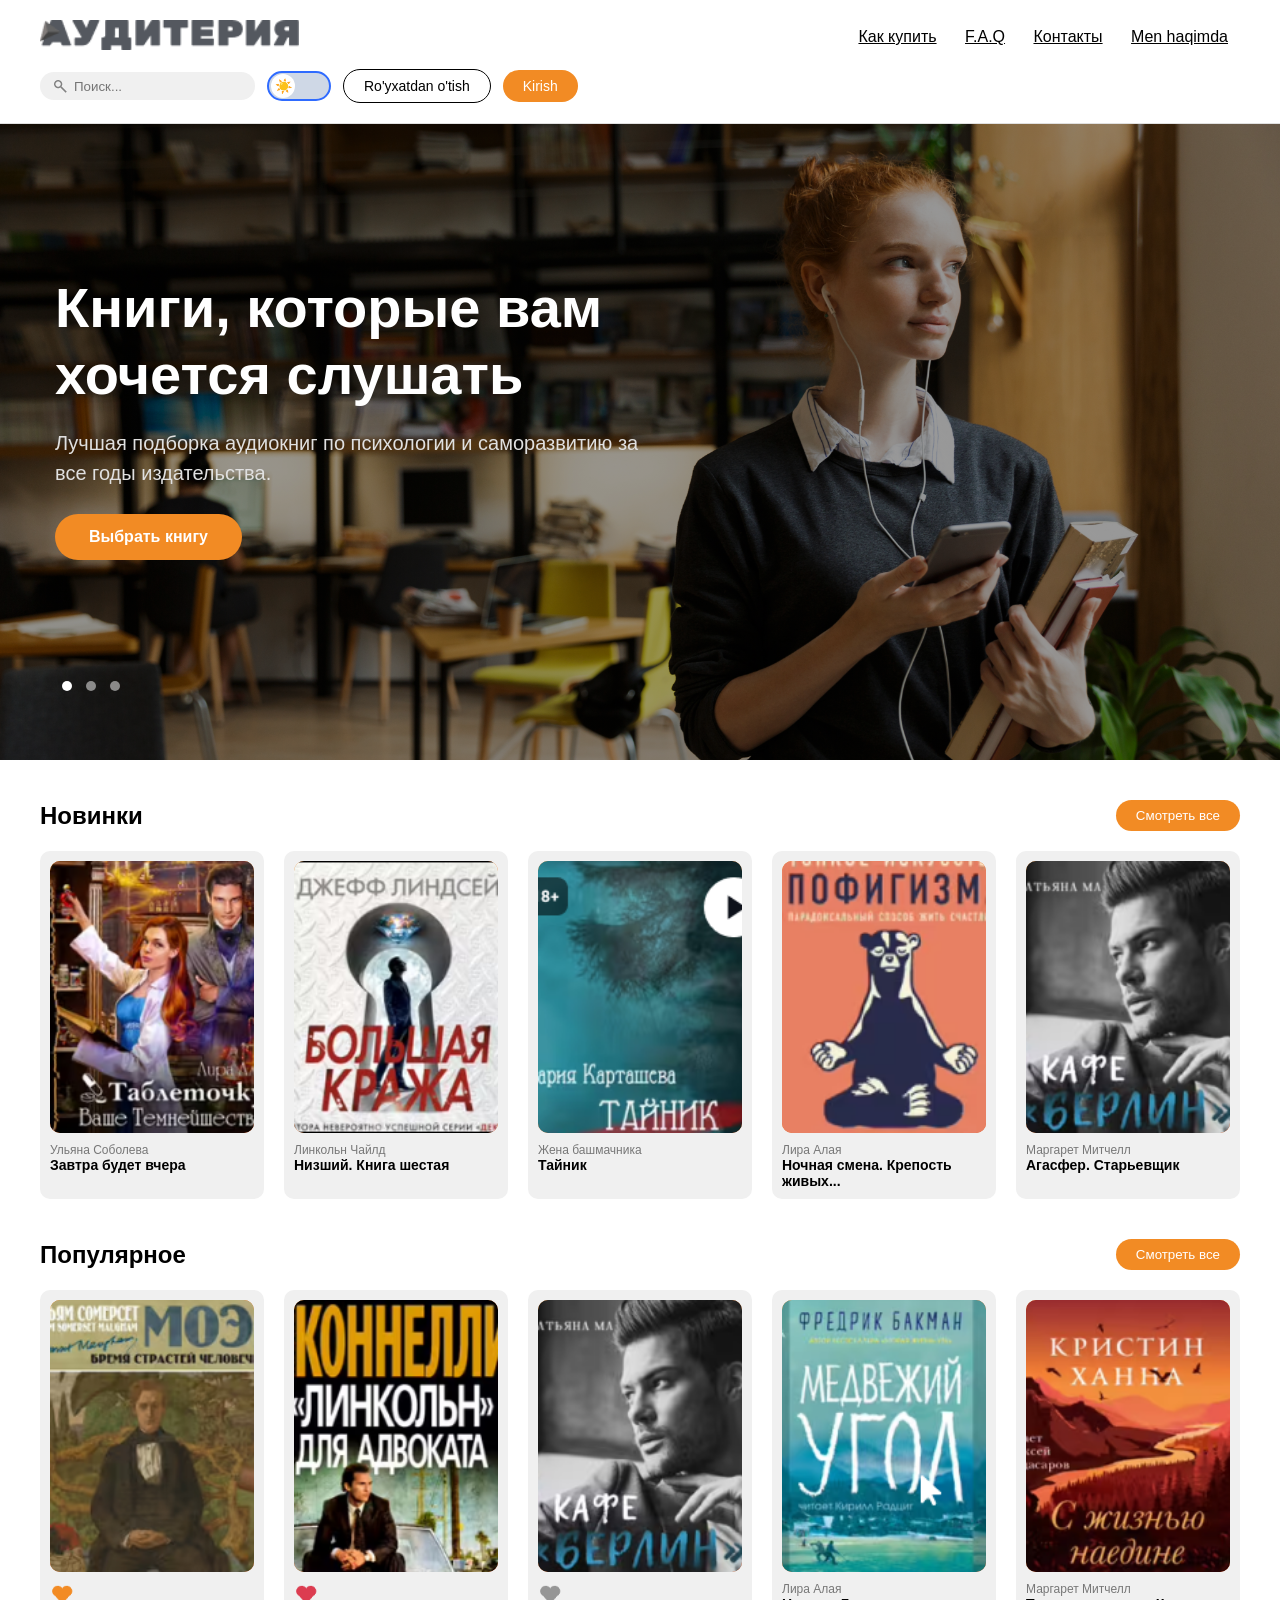
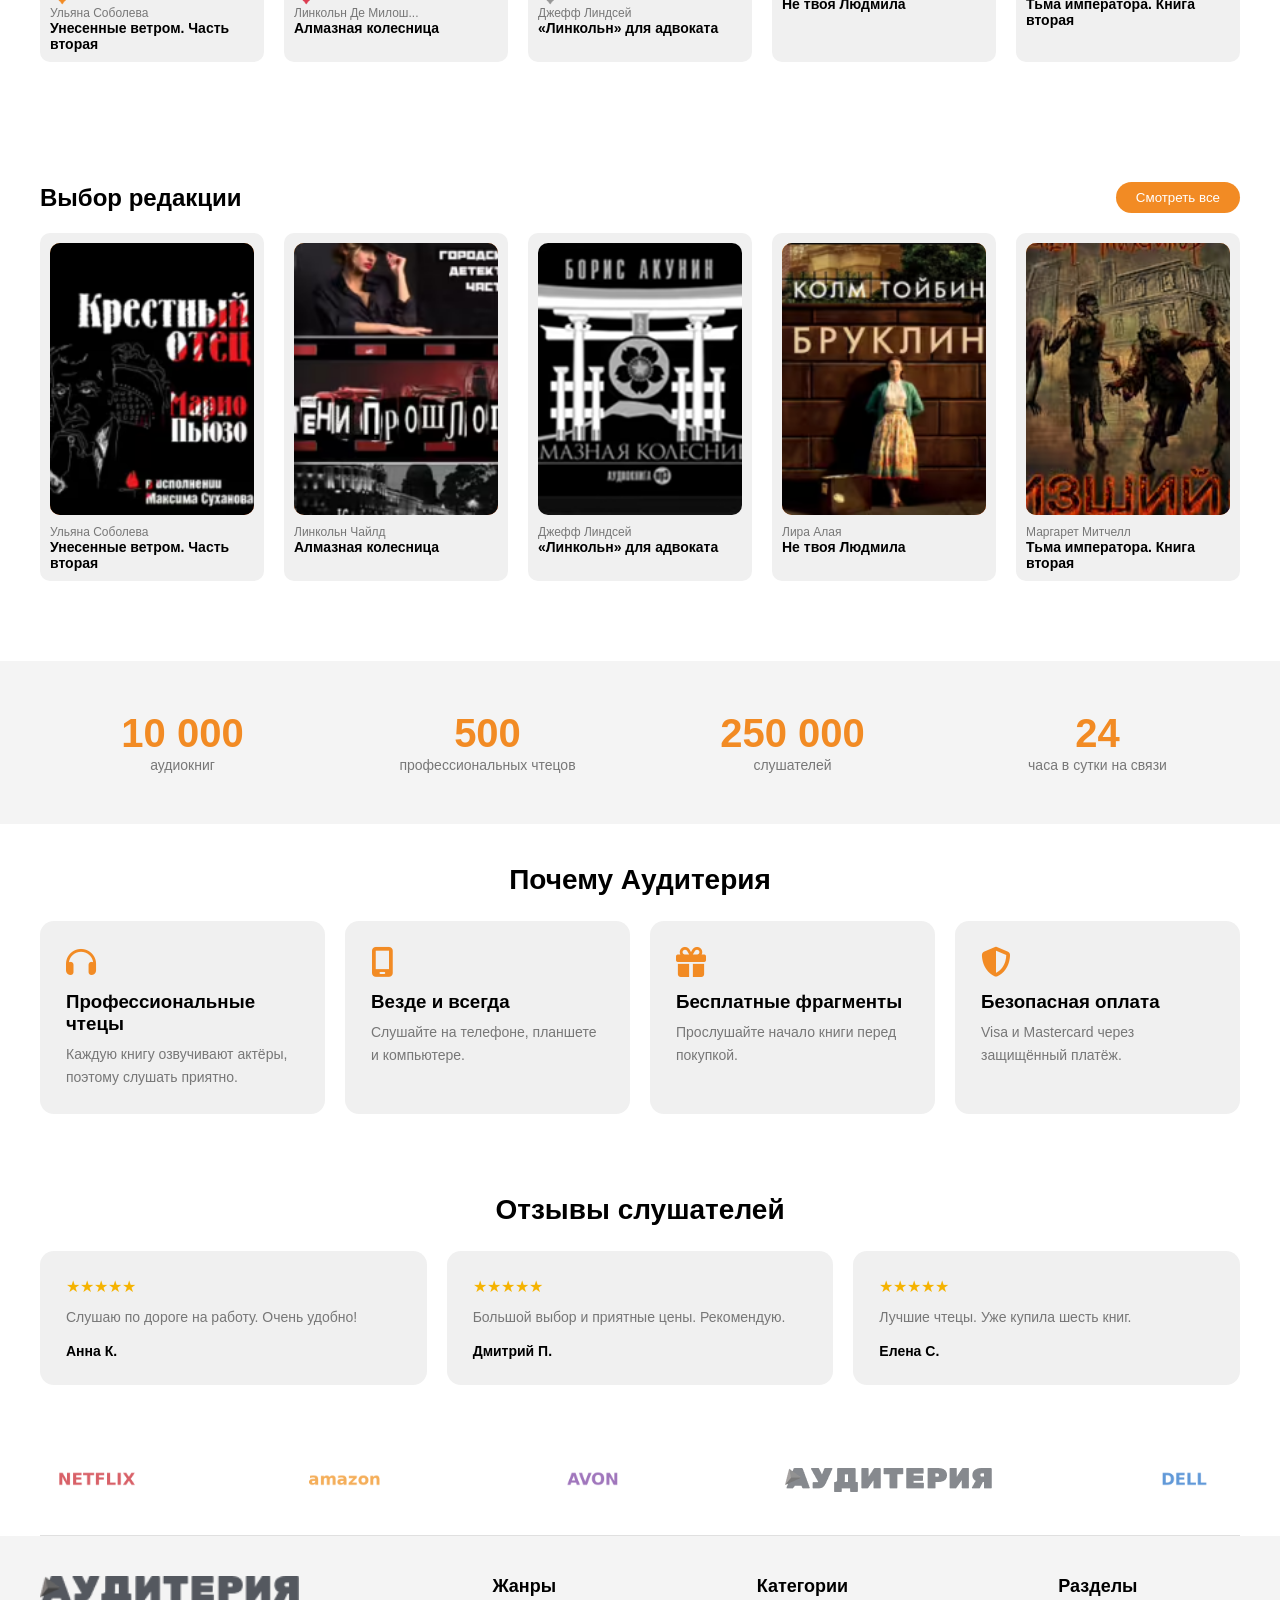
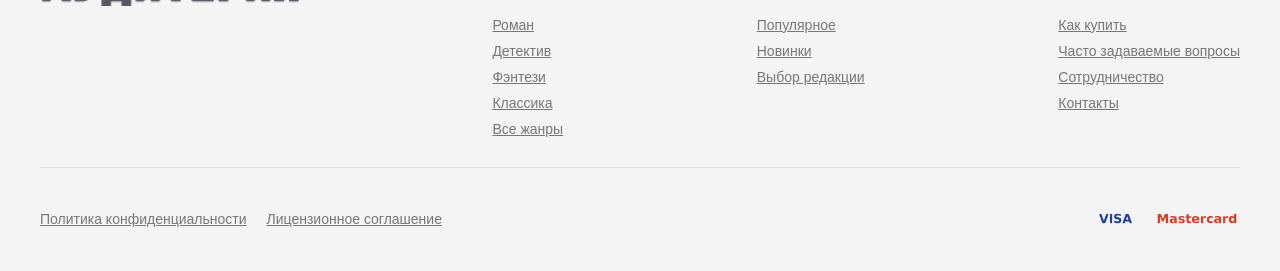
<file: index.html>
<!DOCTYPE html>
<html lang="ru">

<head>
  <meta charset="UTF-8">
  <meta name="viewport" content="width=device-width, initial-scale=1.0">
  <title>Аудитерия — аудиокниги</title>
  <link rel="stylesheet" href="./style.css">
  <link rel="stylesheet" href="https://cdnjs.cloudflare.com/ajax/libs/font-awesome/6.4.0/css/all.min.css">
  <link rel="stylesheet" href="https://cdnjs.cloudflare.com/ajax/libs/OwlCarousel2/2.3.4/assets/owl.carousel.min.css">
  <link rel="stylesheet"
    href="https://cdnjs.cloudflare.com/ajax/libs/OwlCarousel2/2.3.4/assets/owl.theme.default.min.css">
</head>

<body>

  <header class="header">
    <a class="logo" href="./index.html"><img src="./images/Group 16015 (1).png" alt="Аудитерия"></a>
    <nav class="header-nav">
      <a href="./kak-kupit/kak-kupit.html">Как купить</a>
      <a href="./faq/faq.html">F.A.Q</a>
      <a href="./kontakty/kontakty.html">Контакты</a>
      <a href="./men-haqimda/men-haqimda.html">Men haqimda</a>
    </nav>
    <div class="header-right">
      <div class="search-box"><img src="./images/Icon (8).png" alt=""><input type="text" placeholder="Поиск..."></div>
      <input type="checkbox" id="theme" class="theme-toggle">
      <label for="theme" class="theme-label" title="Dark mode" aria-label="Dark mode"></label>
      <input type="checkbox" id="reg-toggle" class="modal-toggle">
      <label for="reg-toggle" class="btn-outline">Ro'yxatdan o'tish</label>
      <div class="modal">
        <label for="reg-toggle" class="modal-overlay"></label>
        <div class="modal-content">
          <label for="reg-toggle" class="close-btn" title="Yopish">×</label>
          <h2>Ro'yxatdan o'tish</h2>
          <form>
            <input type="text" placeholder="Ismingiz" required>
            <input type="text" placeholder="Familiyangiz" required>
            <input type="email" placeholder="Emailingiz" required>
            <input type="password" placeholder="Parolingiz" required>
            <button type="submit">Ro'yxatdan o'tish</button>
          </form>
        </div>
      </div>
      <input type="checkbox" id="login-toggle" class="modal-toggle">
      <label for="login-toggle" class="btn-filled">Kirish</label>
      <div class="modal">
        <label for="login-toggle" class="modal-overlay"></label>
        <div class="modal-content">
          <label for="login-toggle" class="close-btn" title="Yopish">×</label>
          <h2>Kirish</h2>
          <form>
            <input type="email" placeholder="Emailingiz" required>
            <input type="password" placeholder="Parolingiz" required>
            <button type="submit">Kirish</button>
          </form>
        </div>
      </div>
    </div>
  </header>

  <section id="hero">
    <div class="owl-carousel owl-theme">
      <div class="item hero-slide slide-1">
        <div class="container">
          <h1>Книги, которые вам хочется слушать</h1>
          <p>Лучшая подборка аудиокниг по психологии и саморазвитию за все годы издательства.</p><a class="hero-btn"
            href="#novinki">Выбрать книгу</a>
        </div>
      </div>
      <div class="item hero-slide slide-2">
        <div class="container">
          <h1>Увлекательные истории в формате аудио</h1>
          <p>Слушайте любимые произведения в любом месте и в любое время.</p><a class="hero-btn" href="#novinki">Выбрать
            книгу</a>
        </div>
      </div>
      <div class="item hero-slide slide-3">
        <div class="container">
          <h1>Развивайтесь каждый день вместе с нами</h1>
          <p>Получите доступ к эксклюзивной библиотеке бестселлеров со всего мира.</p><a class="hero-btn"
            href="#novinki">Выбрать книгу</a>
        </div>
      </div>
    </div>
  </section>

  <section class="section" id="novinki">
    <div class="section-header">
      <h2>Новинки</h2><button class="more-btn">Смотреть все</button>
    </div>
    <div class="cards-grid">
      <a class="card" data-genre="Роман" href=""><img src="./png (35).png"
          alt="Завтра будет вчера">
        <p class="author">Ульяна Соболева</p>
        <p class="title">Завтра будет вчера</p>
      </a>
      <a class="card" data-genre="Триллер" href="./2-kitob/2-kitob.html"><img src="./png (36).png"
          alt="Низший. Книга шестая">
        <p class="author">Линкольн Чайлд</p>
        <p class="title">Низший. Книга шестая</p>
      </a>
      <a class="card" data-genre="Детектив" href="./3-kitob/3-kitob.html"><img src="./png (37).png" alt="Тайник">
        <p class="author">Жена башмачника</p>
        <p class="title">Тайник</p>
      </a>
      <a class="card" data-genre="Фэнтези" href="./4-kitob/4-kitob.html"><img src="./png (38).png"
          alt="Ночная смена. Крепость живых...">
        <p class="author">Лира Алая</p>
        <p class="title">Ночная смена. Крепость живых...</p>
      </a>
      <a class="card" data-genre="Мистика" href="./5-kitob/5-kitob.html"><img src="./png (41).png"
          alt="Агасфер. Старьевщик">
        <p class="author">Маргарет Митчелл</p>
        <p class="title">Агасфер. Старьевщик</p>
      </a>
    </div>
    <div class="section-header" id="popular">
      <h2>Популярное</h2><button class="more-btn">Смотреть все</button>
    </div>
    <div class="cards-grid">
      <a class="card" data-genre="Классика" href="./6-kitob/6-kitob.html"><img src="./png (39).png"
          alt="Унесенные ветром. Часть вторая">
        <div class="heart-icon icon-1"></div>
        <p class="author">Ульяна Соболева</p>
        <p class="title">Унесенные ветром. Часть вторая</p>
      </a>
      <a class="card" data-genre="Приключения" href="./7-kitob/7-kitob.html"><img src="./png (40).png"
          alt="Алмазная колесница">
        <div class="heart-icon icon-2"></div>
        <p class="author">Линкольн Де Милош...</p>
        <p class="title">Алмазная колесница</p>
      </a>
      <a class="card" data-genre="Детектив" href="./8-kitob/8-kitob.html"><img src="./png (41).png"
          alt="«Линкольн» для адвоката">
        <div class="heart-icon icon-3"></div>
        <p class="author">Джефф Линдсей</p>
        <p class="title">«Линкольн» для адвоката</p>
      </a>
      <a class="card" data-genre="Роман" href="./9-kitob/9-kitob.html"><img src="./png (42).png"
          alt="Не твоя Людмила">
        <p class="author">Лира Алая</p>
        <p class="title">Не твоя Людмила</p>
      </a>
      <a class="card" data-genre="Фэнтези" href="./10-kitob/10-kitob.html"><img src="./png (43).png"
          alt="Тьма императора. Книга вторая">
        <p class="author">Маргарет Митчелл</p>
        <p class="title">Тьма императора. Книга вторая</p>
      </a>
    </div>
  </section>

  <section class="section" id="editor">
    <div class="section-header">
      <h2>Выбор редакции</h2><button class="more-btn">Смотреть все</button>
    </div>
    <div class="cards-grid">
      <a class="card" data-genre="Классика" href="./6-kitob/6-kitob.html"><img src="./png (44).png"
          alt="Унесенные ветром. Часть вторая">
        <p class="author">Ульяна Соболева</p>
        <p class="title">Унесенные ветром. Часть вторая</p>
      </a>
      <a class="card" data-genre="Приключения" href="./7-kitob/7-kitob.html"><img src="./png (45).png"
          alt="Алмазная колесница">
        <p class="author">Линкольн Чайлд</p>
        <p class="title">Алмазная колесница</p>
      </a>
      <a class="card" data-genre="Детектив" href="./8-kitob/8-kitob.html"><img src="./07.png"
          alt="«Линкольн» для адвоката">
        <p class="author">Джефф Линдсей</p>
        <p class="title">«Линкольн» для адвоката</p>
      </a>
      <a class="card" data-genre="Роман" href="./9-kitob/9-kitob.html"><img src="./png (46).png"
          alt="Не твоя Людмила">
        <p class="author">Лира Алая</p>
        <p class="title">Не твоя Людмила</p>
      </a>
      <a class="card" data-genre="Фэнтези" href="./10-kitob/10-kitob.html"><img src="./png (47).png"
          alt="Тьма императора. Книга вторая">
        <p class="author">Маргарет Митчелл</p>
        <p class="title">Тьма императора. Книга вторая</p>
      </a>
    </div>
  </section>

  <div class="stats reveal">
    <div class="stat"><b data-count="10000">10&nbsp;000</b><span>аудиокниг</span></div>
    <div class="stat"><b data-count="500">500</b><span>профессиональных чтецов</span></div>
    <div class="stat"><b data-count="250000">250&nbsp;000</b><span>слушателей</span></div>
    <div class="stat"><b data-count="24">24</b><span>часа в сутки на связи</span></div>
  </div>

  <section class="section reveal">
    <h2 class="block-title">Почему Аудитерия</h2>
    <div class="features">
      <div class="feature"><i class="fa-solid fa-headphones"></i>
        <h3>Профессиональные чтецы</h3>
        <p>Каждую книгу озвучивают актёры, поэтому слушать приятно.</p>
      </div>
      <div class="feature"><i class="fa-solid fa-mobile-screen"></i>
        <h3>Везде и всегда</h3>
        <p>Слушайте на телефоне, планшете и компьютере.</p>
      </div>
      <div class="feature"><i class="fa-solid fa-gift"></i>
        <h3>Бесплатные фрагменты</h3>
        <p>Прослушайте начало книги перед покупкой.</p>
      </div>
      <div class="feature"><i class="fa-solid fa-shield-halved"></i>
        <h3>Безопасная оплата</h3>
        <p>Visa и Mastercard через защищённый платёж.</p>
      </div>
    </div>
  </section>

  <section class="section reveal">
    <h2 class="block-title">Отзывы слушателей</h2>
    <div class="reviews">
      <div class="review">
        <div class="stars">★★★★★</div>
        <p>Слушаю по дороге на работу. Очень удобно!</p>
        <div class="who">Анна К.</div>
      </div>
      <div class="review">
        <div class="stars">★★★★★</div>
        <p>Большой выбор и приятные цены. Рекомендую.</p>
        <div class="who">Дмитрий П.</div>
      </div>
      <div class="review">
        <div class="stars">★★★★★</div>
        <p>Лучшие чтецы. Уже купила шесть книг.</p>
        <div class="who">Елена С.</div>
      </div>
    </div>
  </section>

  <section class="section partners">
    <img src="./images/22.png" alt="Netflix"><img src="./images/pngwing 7.png" alt="Amazon"><img
      src="./images/pngwing.png" alt="Avon"><img src="./images/Group 16015 (1).png" alt="Аудитерия"><img
      src="./images/8 6.png" alt="Dell">
  </section>

  <hr class="footer-line">

  <footer class="footer">
    <div class="footer-top">
      <div class="footer-brand"><img src="./images/Group 16015 (1).png" alt="Аудитерия"></div>
      <div class="footer-col">
        <h3>Жанры</h3><a href="./index.html#novinki">Роман</a><a href="./index.html#novinki">Детектив</a><a
          href="./index.html#novinki">Фэнтези</a><a href="./index.html#novinki">Классика</a><a
          href="./index.html#novinki">Все жанры</a>
      </div>
      <div class="footer-col">
        <h3>Категории</h3><a href="./index.html#popular">Популярное</a><a href="./index.html#novinki">Новинки</a><a
          href="./index.html#editor">Выбор редакции</a>
      </div>
      <div class="footer-col">
        <h3>Разделы</h3><a href="./kak-kupit/kak-kupit.html">Как купить</a><a href="./faq/faq.html">Часто задаваемые
          вопросы</a><a href="./kontakty/kontakty.html">Сотрудничество</a><a
          href="./kontakty/kontakty.html">Контакты</a>
      </div>
    </div>
    <hr class="footer-line" style="margin:0 0 20px">
    <div class="footer-bottom">
      <div class="footer-links"><a href="#">Политика конфиденциальности</a><a href="#">Лицензионное соглашение</a></div>
      <div class="footer-payments"><img src="./images/pngwing (1).png" alt="Visa"><img src="./images/pngwing (2).png"
          alt="Mastercard"></div>
    </div>
  </footer>

  <script src="https://cdnjs.cloudflare.com/ajax/libs/jquery/3.6.4/jquery.min.js"></script>
  <script src="https://cdnjs.cloudflare.com/ajax/libs/OwlCarousel2/2.3.4/owl.carousel.min.js"></script>
  <script>
    $(function () { $(".owl-carousel").owlCarousel({ items: 1, loop: true, autoplay: true, autoplayTimeout: 3500, autoplayHoverPause: true, nav: false, dots: true, smartSpeed: 600 }); });
  </script>
</body>

</html>
</file>
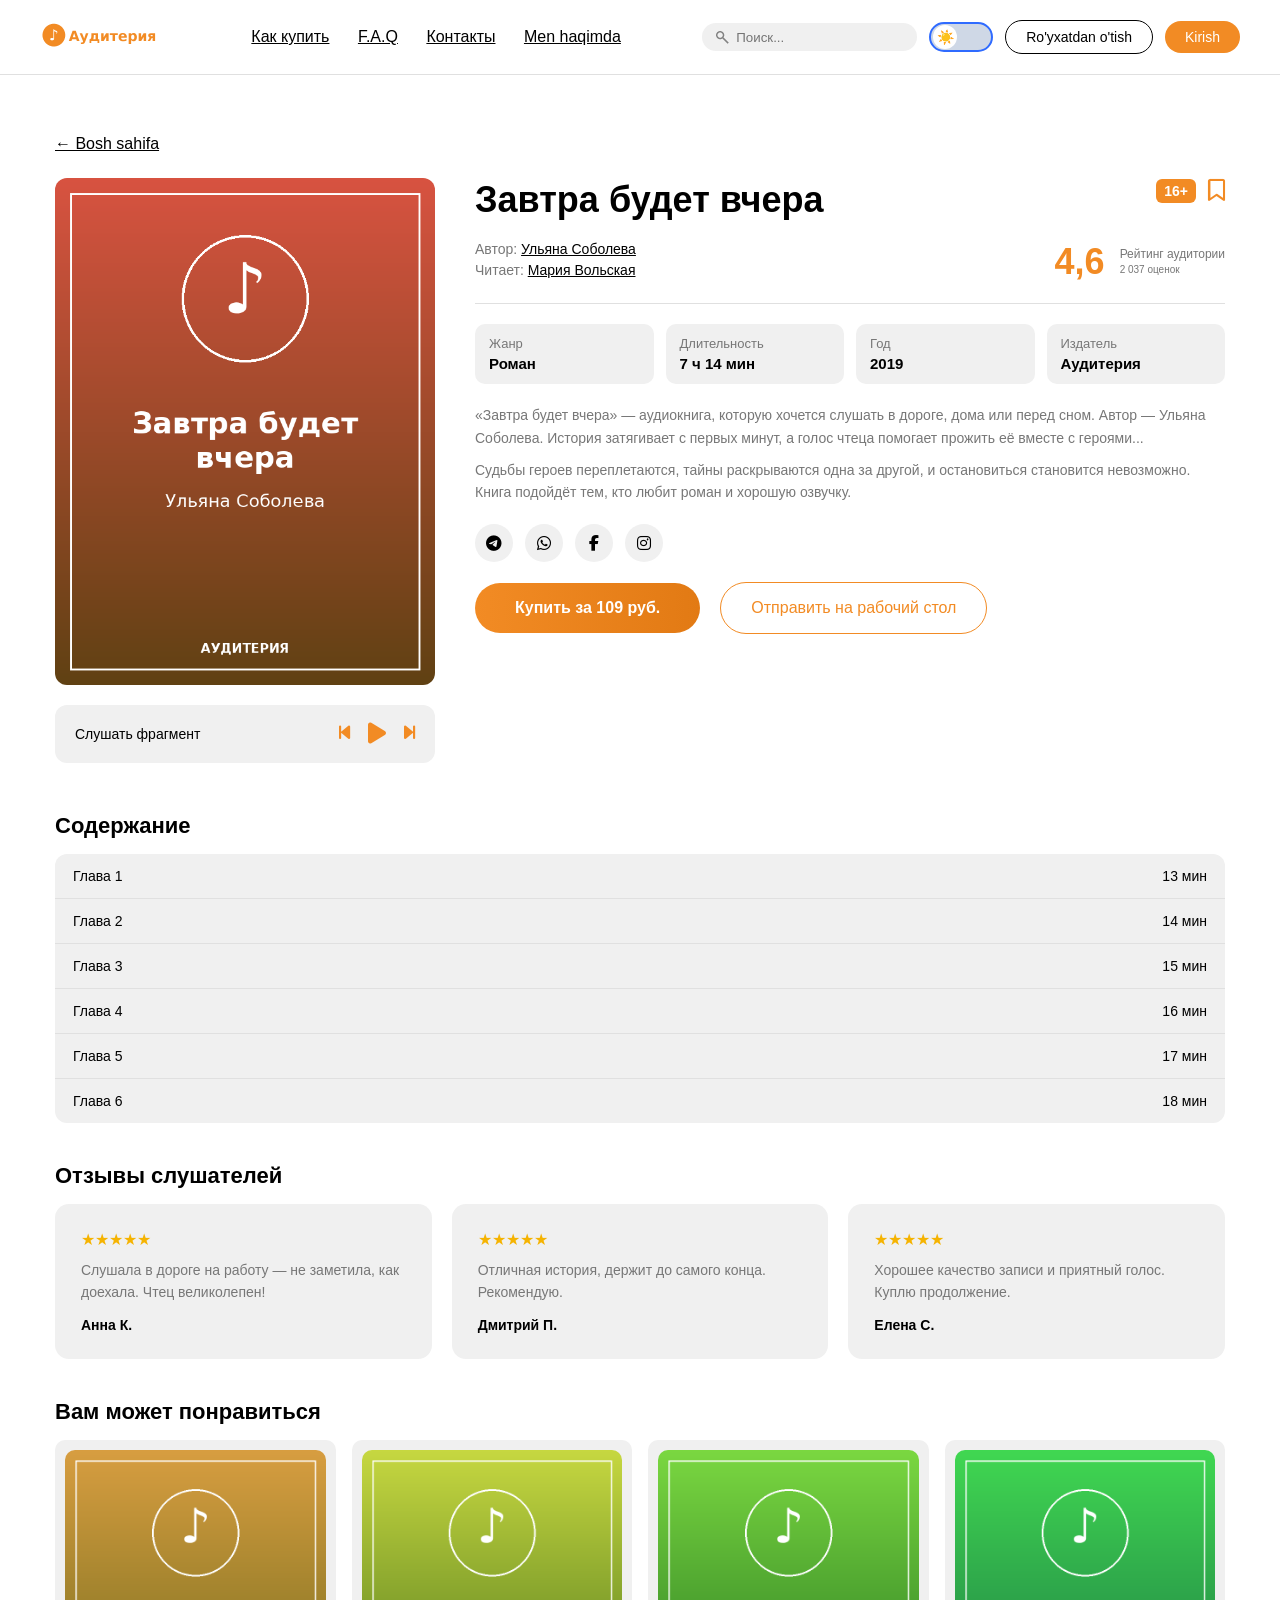
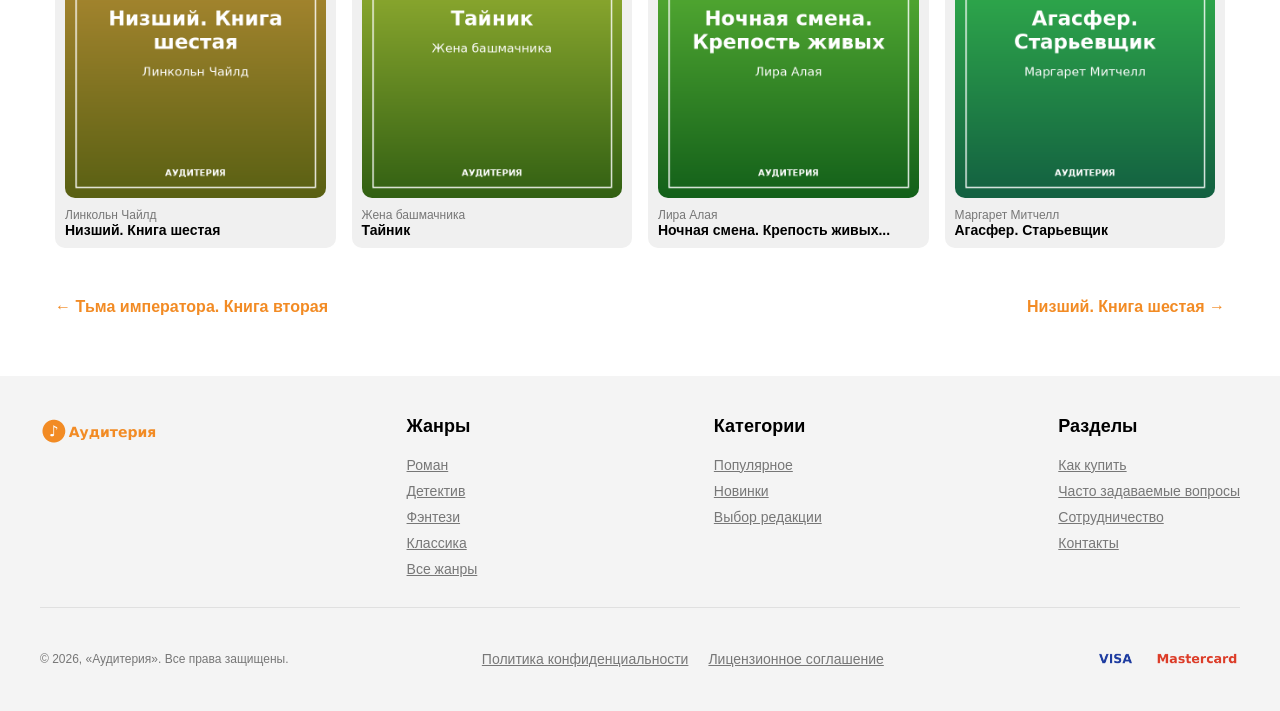
<file: 1-kitob/1-kitob.html>
<!DOCTYPE html>
<html lang="ru">
<head>
  <meta charset="UTF-8">
  <meta name="viewport" content="width=device-width, initial-scale=1.0">
  <title>Завтра будет вчера — Аудитерия</title>
  <link rel="stylesheet" href="../style.css">
  <link rel="stylesheet" href="https://cdnjs.cloudflare.com/ajax/libs/font-awesome/6.4.0/css/all.min.css">
</head>
<body>

  <header class="header">
    <a class="logo" href="../index.html"><img src="../images/Group 16015.png" alt="Аудитерия"></a>
    <nav class="header-nav">
      <a href="../kak-kupit/kak-kupit.html">Как купить</a>
      <a href="../faq/faq.html">F.A.Q</a>
      <a href="../kontakty/kontakty.html">Контакты</a>
      <a href="../men-haqimda/men-haqimda.html">Men haqimda</a>
    </nav>
    <div class="header-right">
      <div class="search-box"><img src="../images/Icon (8).png" alt=""><input type="text" placeholder="Поиск..."></div>
      <input type="checkbox" id="theme" class="theme-toggle">
      <label for="theme" class="theme-label" title="Dark mode" aria-label="Dark mode"></label>
      <input type="checkbox" id="reg-toggle" class="modal-toggle">
      <label for="reg-toggle" class="btn-outline">Ro'yxatdan o'tish</label>
      <div class="modal">
        <label for="reg-toggle" class="modal-overlay"></label>
        <div class="modal-content">
          <label for="reg-toggle" class="close-btn" title="Yopish">×</label>
          <h2>Ro'yxatdan o'tish</h2>
          <form>
            <input type="text" placeholder="Ismingiz" required>
            <input type="text" placeholder="Familiyangiz" required>
            <input type="email" placeholder="Emailingiz" required>
            <input type="password" placeholder="Parolingiz" required>
            <button type="submit">Ro'yxatdan o'tish</button>
          </form>
        </div>
      </div>
      <input type="checkbox" id="login-toggle" class="modal-toggle">
      <label for="login-toggle" class="btn-filled">Kirish</label>
      <div class="modal">
        <label for="login-toggle" class="modal-overlay"></label>
        <div class="modal-content">
          <label for="login-toggle" class="close-btn" title="Yopish">×</label>
          <h2>Kirish</h2>
          <form>
            <input type="email" placeholder="Emailingiz" required>
            <input type="password" placeholder="Parolingiz" required>
            <button type="submit">Kirish</button>
          </form>
        </div>
      </div>
    </div>
  </header>

  <section class="audiobook-section">
    <div class="container">
      <p style="margin-bottom:25px"><a href="../index.html">← Bosh sahifa</a></p>
      <div class="audiobook-wrapper">
        <div class="audiobook-left">
          <div class="audiobook-cover"><img src="../images/png (20).png" alt="Завтра будет вчера"></div>
          <div class="audiobook-player">
            <button class="audiobook-player-text">Слушать фрагмент</button>
            <div class="audiobook-player-icons">
              <button class="audiobook-icon-btn" data-seek="-10" aria-label="Назад"><i class="fa-solid fa-backward-step"></i></button>
              <button class="audiobook-icon-btn audiobook-play" aria-label="Играть"><i class="fa-solid fa-play"></i></button>
              <button class="audiobook-icon-btn" data-seek="10" aria-label="Вперёд"><i class="fa-solid fa-forward-step"></i></button>
            </div>
          </div>
                  </div>
        <div class="audiobook-right">
          <div class="audiobook-title-row">
            <h2>Завтра будет вчера</h2>
            <div class="audiobook-indicators"><span class="audiobook-age-tag">16+</span><span class="audiobook-bookmark-tag" style="cursor:pointer"><i class="fa-regular fa-bookmark"></i></span></div>
          </div>
          <div class="audiobook-info-row">
            <div class="audiobook-creators"><p>Автор: <a href="#">Ульяна Соболева</a></p><p>Читает: <a href="#">Мария Вольская</a></p></div>
            <div class="audiobook-rating-box"><span class="audiobook-rating-number">4,6</span><span class="audiobook-rating-desc">Рейтинг аудитории<br><small>2 037 оценок</small></span></div>
          </div>
          <div class="details">
            <div>Жанр<b>Роман</b></div><div>Длительность<b>7 ч 14 мин</b></div><div>Год<b>2019</b></div><div>Издатель<b>Аудитерия</b></div>
          </div>
          <div class="audiobook-synopsis"><p>«Завтра будет вчера» — аудиокнига, которую хочется слушать в дороге, дома или перед сном. Автор — Ульяна Соболева. История затягивает с первых минут, а голос чтеца помогает прожить её вместе с героями...</p><p class="more-text">Судьбы героев переплетаются, тайны раскрываются одна за другой, и остановиться становится невозможно. Книга подойдёт тем, кто любит роман и хорошую озвучку.</p></div>
          <div class="audiobook-social-links">
            <a href="#" class="audiobook-social-item" aria-label="Telegram"><i class="fa-brands fa-telegram"></i></a>
            <a href="#" class="audiobook-social-item" aria-label="WhatsApp"><i class="fa-brands fa-whatsapp"></i></a>
            <a href="#" class="audiobook-social-item" aria-label="Facebook"><i class="fa-brands fa-facebook-f"></i></a>
            <a href="#" class="audiobook-social-item" aria-label="Instagram"><i class="fa-brands fa-instagram"></i></a>
          </div>
          <div class="audiobook-buttons-row"><button class="audiobook-buy-btn">Купить за 109 руб.</button><button class="audiobook-desktop-btn">Отправить на рабочий стол</button></div>
        </div>
      </div>

      <div class="book-extra">
        <div class="reveal"><h3>Содержание</h3><ul class="chapters">
        <li><span>Глава 1</span><span>13 мин</span></li>
        <li><span>Глава 2</span><span>14 мин</span></li>
        <li><span>Глава 3</span><span>15 мин</span></li>
        <li><span>Глава 4</span><span>16 мин</span></li>
        <li><span>Глава 5</span><span>17 мин</span></li>
        <li><span>Глава 6</span><span>18 мин</span></li>
        </ul></div>
        <div class="reveal"><h3>Отзывы слушателей</h3><div class="reviews">
        <div class="review"><div class="stars">★★★★★</div><p>Слушала в дороге на работу — не заметила, как доехала. Чтец великолепен!</p><div class="who">Анна К.</div></div>
        <div class="review"><div class="stars">★★★★★</div><p>Отличная история, держит до самого конца. Рекомендую.</p><div class="who">Дмитрий П.</div></div>
        <div class="review"><div class="stars">★★★★★</div><p>Хорошее качество записи и приятный голос. Куплю продолжение.</p><div class="who">Елена С.</div></div>
        </div></div>
        <div class="reveal"><h3>Вам может понравиться</h3><div class="related">
        <a class="card" href="../2-kitob/2-kitob.html"><img src="../images/png (21).png" alt="Низший. Книга шестая"><p class="author">Линкольн Чайлд</p><p class="title">Низший. Книга шестая</p></a>
        <a class="card" href="../3-kitob/3-kitob.html"><img src="../images/01 (2).png" alt="Тайник"><p class="author">Жена башмачника</p><p class="title">Тайник</p></a>
        <a class="card" href="../4-kitob/4-kitob.html"><img src="../images/png (33).png" alt="Ночная смена. Крепость живых..."><p class="author">Лира Алая</p><p class="title">Ночная смена. Крепость живых...</p></a>
        <a class="card" href="../5-kitob/5-kitob.html"><img src="../images/png (26).png" alt="Агасфер. Старьевщик"><p class="author">Маргарет Митчелл</p><p class="title">Агасфер. Старьевщик</p></a>
        </div></div>
        <div class="book-nav"><a href="../10-kitob/10-kitob.html">← Тьма императора. Книга вторая</a><a href="../2-kitob/2-kitob.html">Низший. Книга шестая →</a></div>
      </div>
    </div>
  </section>

  <footer class="footer">
    <div class="footer-top">
      <div class="footer-brand"><img src="../images/Group 16015.png" alt="Аудитерия"></div>
      <div class="footer-col"><h3>Жанры</h3><a href="../index.html#novinki">Роман</a><a href="../index.html#novinki">Детектив</a><a href="../index.html#novinki">Фэнтези</a><a href="../index.html#novinki">Классика</a><a href="../index.html#novinki">Все жанры</a></div>
      <div class="footer-col"><h3>Категории</h3><a href="../index.html#popular">Популярное</a><a href="../index.html#novinki">Новинки</a><a href="../index.html#editor">Выбор редакции</a></div>
      <div class="footer-col"><h3>Разделы</h3><a href="../kak-kupit/kak-kupit.html">Как купить</a><a href="../faq/faq.html">Часто задаваемые вопросы</a><a href="../kontakty/kontakty.html">Сотрудничество</a><a href="../kontakty/kontakty.html">Контакты</a></div>
    </div>
    <hr class="footer-line" style="margin:0 0 20px">
    <div class="footer-bottom">
      <p>© 2026, «Аудитерия». Все права защищены.</p>
      <div class="footer-links"><a href="#">Политика конфиденциальности</a><a href="#">Лицензионное соглашение</a></div>
      <div class="footer-payments"><img src="../images/pngwing (1).png" alt="Visa"><img src="../images/pngwing (2).png" alt="Mastercard"></div>
    </div>
  </footer>

</body>
</html>
</file>
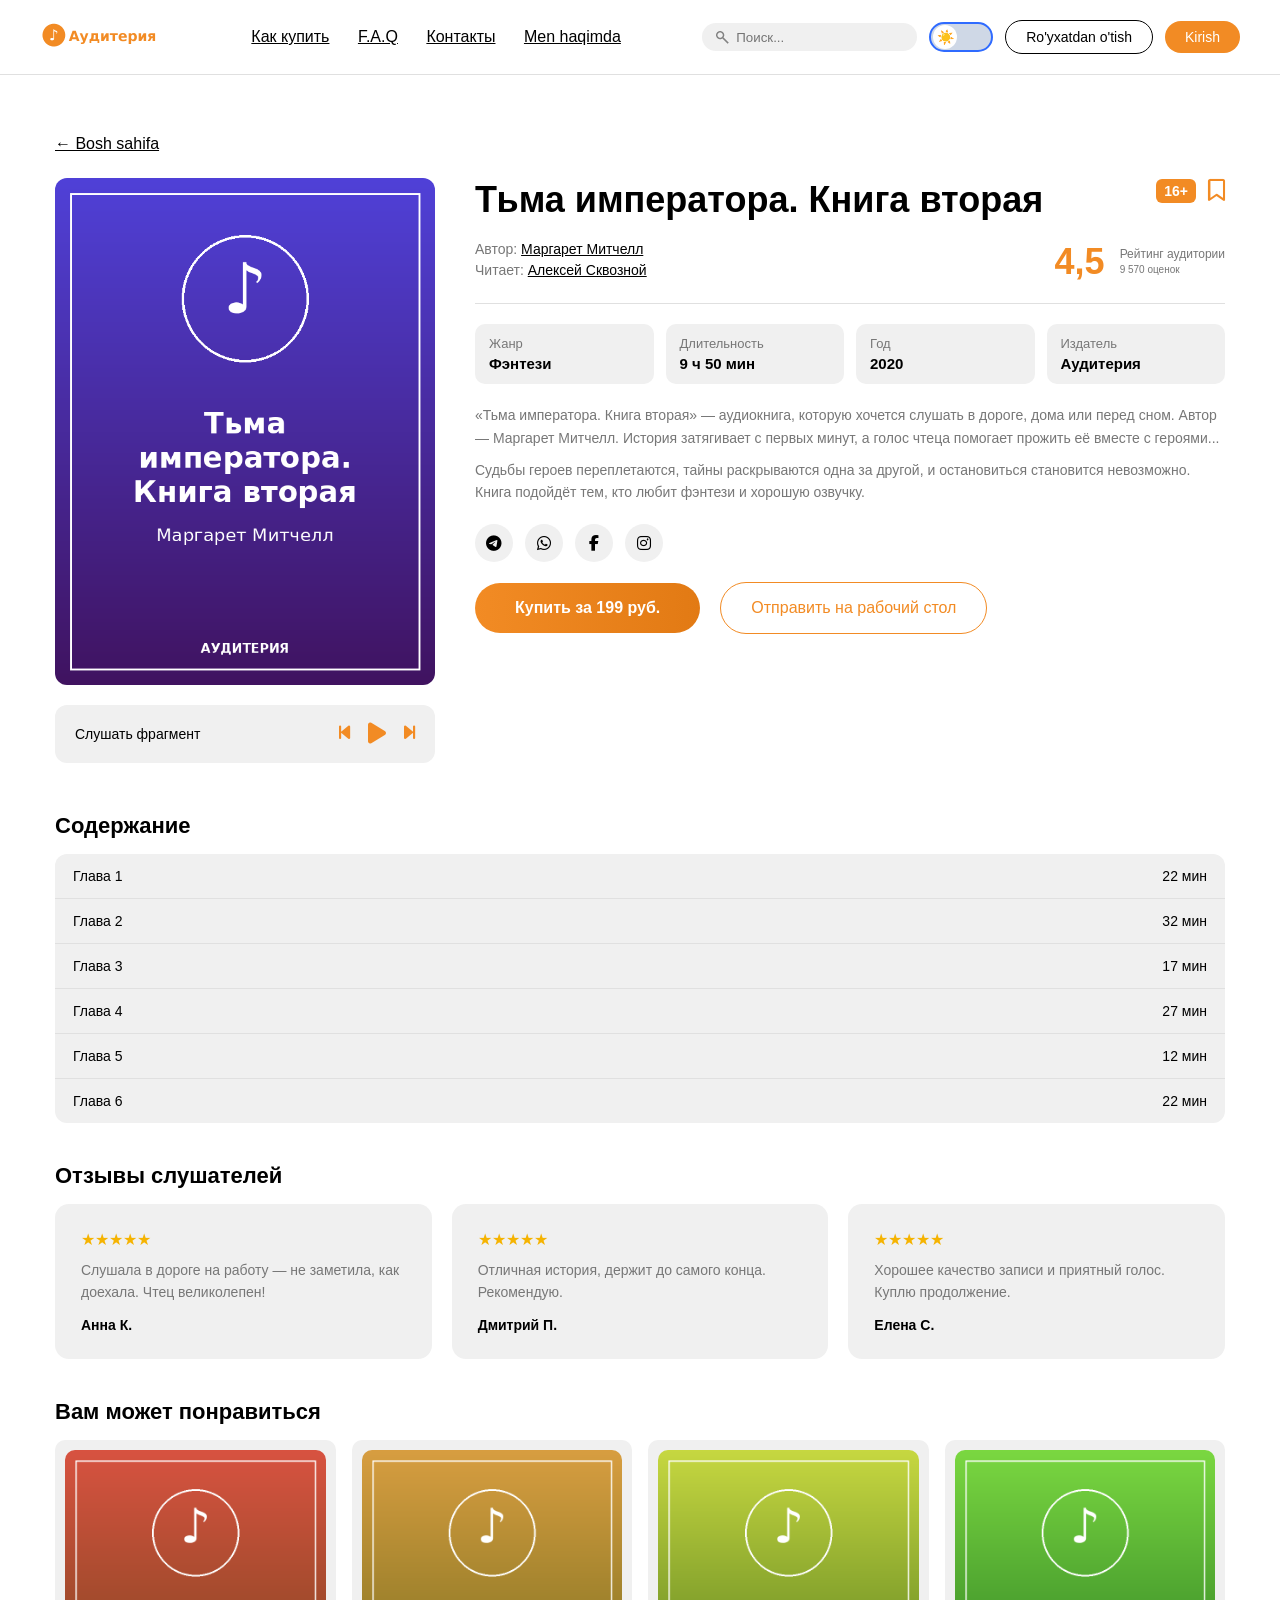
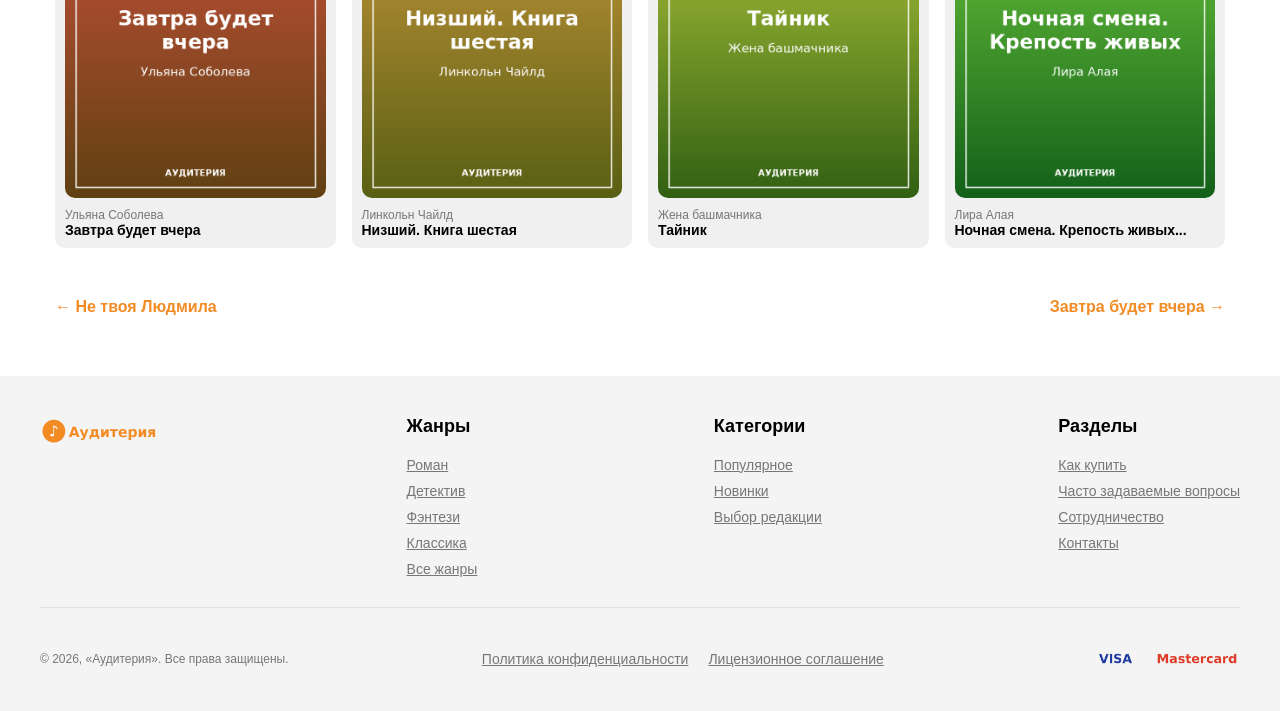
<file: 10-kitob/10-kitob.html>
<!DOCTYPE html>
<html lang="ru">
<head>
  <meta charset="UTF-8">
  <meta name="viewport" content="width=device-width, initial-scale=1.0">
  <title>Тьма императора. Книга вторая — Аудитерия</title>
  <link rel="stylesheet" href="../style.css">
  <link rel="stylesheet" href="https://cdnjs.cloudflare.com/ajax/libs/font-awesome/6.4.0/css/all.min.css">
</head>
<body>

  <header class="header">
    <a class="logo" href="../index.html"><img src="../images/Group 16015.png" alt="Аудитерия"></a>
    <nav class="header-nav">
      <a href="../kak-kupit/kak-kupit.html">Как купить</a>
      <a href="../faq/faq.html">F.A.Q</a>
      <a href="../kontakty/kontakty.html">Контакты</a>
      <a href="../men-haqimda/men-haqimda.html">Men haqimda</a>
    </nav>
    <div class="header-right">
      <div class="search-box"><img src="../images/Icon (8).png" alt=""><input type="text" placeholder="Поиск..."></div>
      <input type="checkbox" id="theme" class="theme-toggle">
      <label for="theme" class="theme-label" title="Dark mode" aria-label="Dark mode"></label>
      <input type="checkbox" id="reg-toggle" class="modal-toggle">
      <label for="reg-toggle" class="btn-outline">Ro'yxatdan o'tish</label>
      <div class="modal">
        <label for="reg-toggle" class="modal-overlay"></label>
        <div class="modal-content">
          <label for="reg-toggle" class="close-btn" title="Yopish">×</label>
          <h2>Ro'yxatdan o'tish</h2>
          <form>
            <input type="text" placeholder="Ismingiz" required>
            <input type="text" placeholder="Familiyangiz" required>
            <input type="email" placeholder="Emailingiz" required>
            <input type="password" placeholder="Parolingiz" required>
            <button type="submit">Ro'yxatdan o'tish</button>
          </form>
        </div>
      </div>
      <input type="checkbox" id="login-toggle" class="modal-toggle">
      <label for="login-toggle" class="btn-filled">Kirish</label>
      <div class="modal">
        <label for="login-toggle" class="modal-overlay"></label>
        <div class="modal-content">
          <label for="login-toggle" class="close-btn" title="Yopish">×</label>
          <h2>Kirish</h2>
          <form>
            <input type="email" placeholder="Emailingiz" required>
            <input type="password" placeholder="Parolingiz" required>
            <button type="submit">Kirish</button>
          </form>
        </div>
      </div>
    </div>
  </header>

  <section class="audiobook-section">
    <div class="container">
      <p style="margin-bottom:25px"><a href="../index.html">← Bosh sahifa</a></p>
      <div class="audiobook-wrapper">
        <div class="audiobook-left">
          <div class="audiobook-cover"><img src="../images/png (28).png" alt="Тьма императора. Книга вторая"></div>
          <div class="audiobook-player">
            <button class="audiobook-player-text">Слушать фрагмент</button>
            <div class="audiobook-player-icons">
              <button class="audiobook-icon-btn" data-seek="-10" aria-label="Назад"><i class="fa-solid fa-backward-step"></i></button>
              <button class="audiobook-icon-btn audiobook-play" aria-label="Играть"><i class="fa-solid fa-play"></i></button>
              <button class="audiobook-icon-btn" data-seek="10" aria-label="Вперёд"><i class="fa-solid fa-forward-step"></i></button>
            </div>
          </div>
                  </div>
        <div class="audiobook-right">
          <div class="audiobook-title-row">
            <h2>Тьма императора. Книга вторая</h2>
            <div class="audiobook-indicators"><span class="audiobook-age-tag">16+</span><span class="audiobook-bookmark-tag" style="cursor:pointer"><i class="fa-regular fa-bookmark"></i></span></div>
          </div>
          <div class="audiobook-info-row">
            <div class="audiobook-creators"><p>Автор: <a href="#">Маргарет Митчелл</a></p><p>Читает: <a href="#">Алексей Сквозной</a></p></div>
            <div class="audiobook-rating-box"><span class="audiobook-rating-number">4,5</span><span class="audiobook-rating-desc">Рейтинг аудитории<br><small>9 570 оценок</small></span></div>
          </div>
          <div class="details">
            <div>Жанр<b>Фэнтези</b></div><div>Длительность<b>9 ч 50 мин</b></div><div>Год<b>2020</b></div><div>Издатель<b>Аудитерия</b></div>
          </div>
          <div class="audiobook-synopsis"><p>«Тьма императора. Книга вторая» — аудиокнига, которую хочется слушать в дороге, дома или перед сном. Автор — Маргарет Митчелл. История затягивает с первых минут, а голос чтеца помогает прожить её вместе с героями...</p><p class="more-text">Судьбы героев переплетаются, тайны раскрываются одна за другой, и остановиться становится невозможно. Книга подойдёт тем, кто любит фэнтези и хорошую озвучку.</p></div>
          <div class="audiobook-social-links">
            <a href="#" class="audiobook-social-item" aria-label="Telegram"><i class="fa-brands fa-telegram"></i></a>
            <a href="#" class="audiobook-social-item" aria-label="WhatsApp"><i class="fa-brands fa-whatsapp"></i></a>
            <a href="#" class="audiobook-social-item" aria-label="Facebook"><i class="fa-brands fa-facebook-f"></i></a>
            <a href="#" class="audiobook-social-item" aria-label="Instagram"><i class="fa-brands fa-instagram"></i></a>
          </div>
          <div class="audiobook-buttons-row"><button class="audiobook-buy-btn">Купить за 199 руб.</button><button class="audiobook-desktop-btn">Отправить на рабочий стол</button></div>
        </div>
      </div>

      <div class="book-extra">
        <div class="reveal"><h3>Содержание</h3><ul class="chapters">
        <li><span>Глава 1</span><span>22 мин</span></li>
        <li><span>Глава 2</span><span>32 мин</span></li>
        <li><span>Глава 3</span><span>17 мин</span></li>
        <li><span>Глава 4</span><span>27 мин</span></li>
        <li><span>Глава 5</span><span>12 мин</span></li>
        <li><span>Глава 6</span><span>22 мин</span></li>
        </ul></div>
        <div class="reveal"><h3>Отзывы слушателей</h3><div class="reviews">
        <div class="review"><div class="stars">★★★★★</div><p>Слушала в дороге на работу — не заметила, как доехала. Чтец великолепен!</p><div class="who">Анна К.</div></div>
        <div class="review"><div class="stars">★★★★★</div><p>Отличная история, держит до самого конца. Рекомендую.</p><div class="who">Дмитрий П.</div></div>
        <div class="review"><div class="stars">★★★★★</div><p>Хорошее качество записи и приятный голос. Куплю продолжение.</p><div class="who">Елена С.</div></div>
        </div></div>
        <div class="reveal"><h3>Вам может понравиться</h3><div class="related">
        <a class="card" href="../1-kitob/1-kitob.html"><img src="../images/png (20).png" alt="Завтра будет вчера"><p class="author">Ульяна Соболева</p><p class="title">Завтра будет вчера</p></a>
        <a class="card" href="../2-kitob/2-kitob.html"><img src="../images/png (21).png" alt="Низший. Книга шестая"><p class="author">Линкольн Чайлд</p><p class="title">Низший. Книга шестая</p></a>
        <a class="card" href="../3-kitob/3-kitob.html"><img src="../images/01 (2).png" alt="Тайник"><p class="author">Жена башмачника</p><p class="title">Тайник</p></a>
        <a class="card" href="../4-kitob/4-kitob.html"><img src="../images/png (33).png" alt="Ночная смена. Крепость живых..."><p class="author">Лира Алая</p><p class="title">Ночная смена. Крепость живых...</p></a>
        </div></div>
        <div class="book-nav"><a href="../9-kitob/9-kitob.html">← Не твоя Людмила</a><a href="../1-kitob/1-kitob.html">Завтра будет вчера →</a></div>
      </div>
    </div>
  </section>

  <footer class="footer">
    <div class="footer-top">
      <div class="footer-brand"><img src="../images/Group 16015.png" alt="Аудитерия"></div>
      <div class="footer-col"><h3>Жанры</h3><a href="../index.html#novinki">Роман</a><a href="../index.html#novinki">Детектив</a><a href="../index.html#novinki">Фэнтези</a><a href="../index.html#novinki">Классика</a><a href="../index.html#novinki">Все жанры</a></div>
      <div class="footer-col"><h3>Категории</h3><a href="../index.html#popular">Популярное</a><a href="../index.html#novinki">Новинки</a><a href="../index.html#editor">Выбор редакции</a></div>
      <div class="footer-col"><h3>Разделы</h3><a href="../kak-kupit/kak-kupit.html">Как купить</a><a href="../faq/faq.html">Часто задаваемые вопросы</a><a href="../kontakty/kontakty.html">Сотрудничество</a><a href="../kontakty/kontakty.html">Контакты</a></div>
    </div>
    <hr class="footer-line" style="margin:0 0 20px">
    <div class="footer-bottom">
      <p>© 2026, «Аудитерия». Все права защищены.</p>
      <div class="footer-links"><a href="#">Политика конфиденциальности</a><a href="#">Лицензионное соглашение</a></div>
      <div class="footer-payments"><img src="../images/pngwing (1).png" alt="Visa"><img src="../images/pngwing (2).png" alt="Mastercard"></div>
    </div>
  </footer>

</body>
</html>
</file>
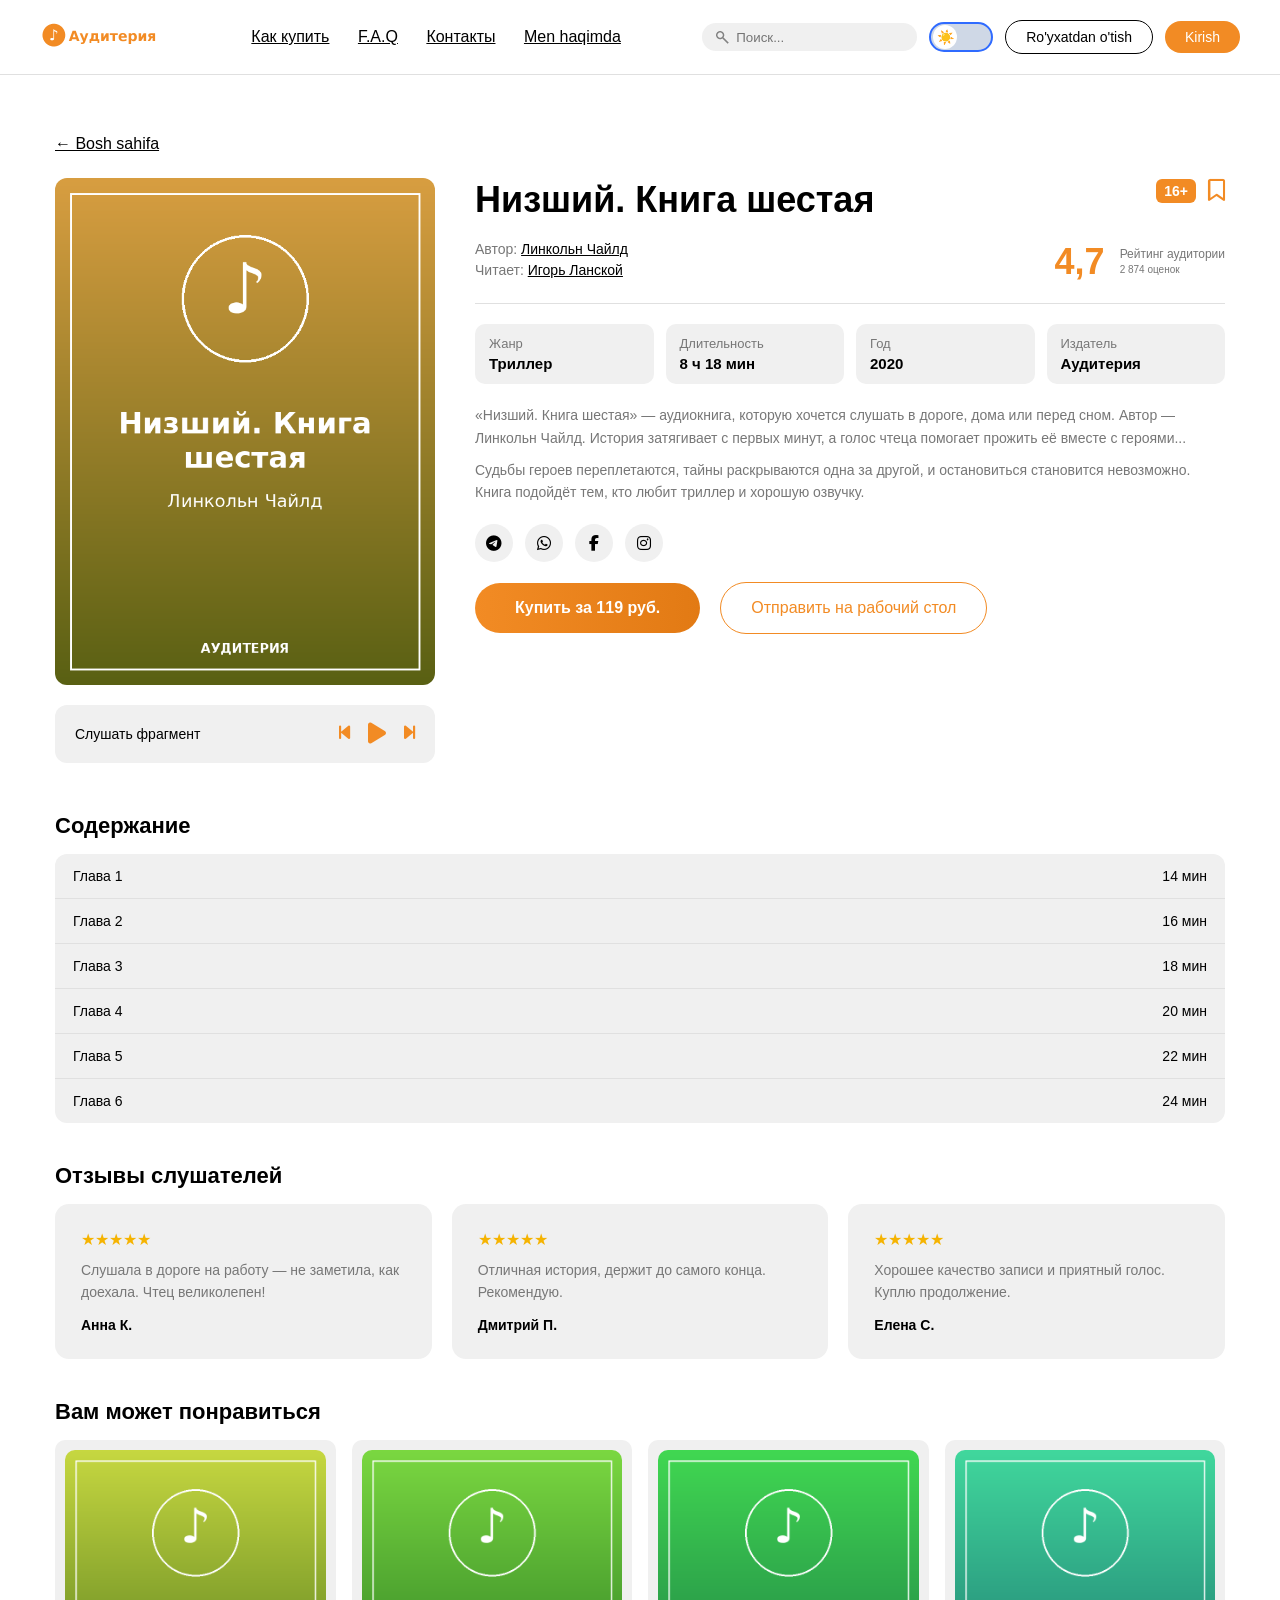
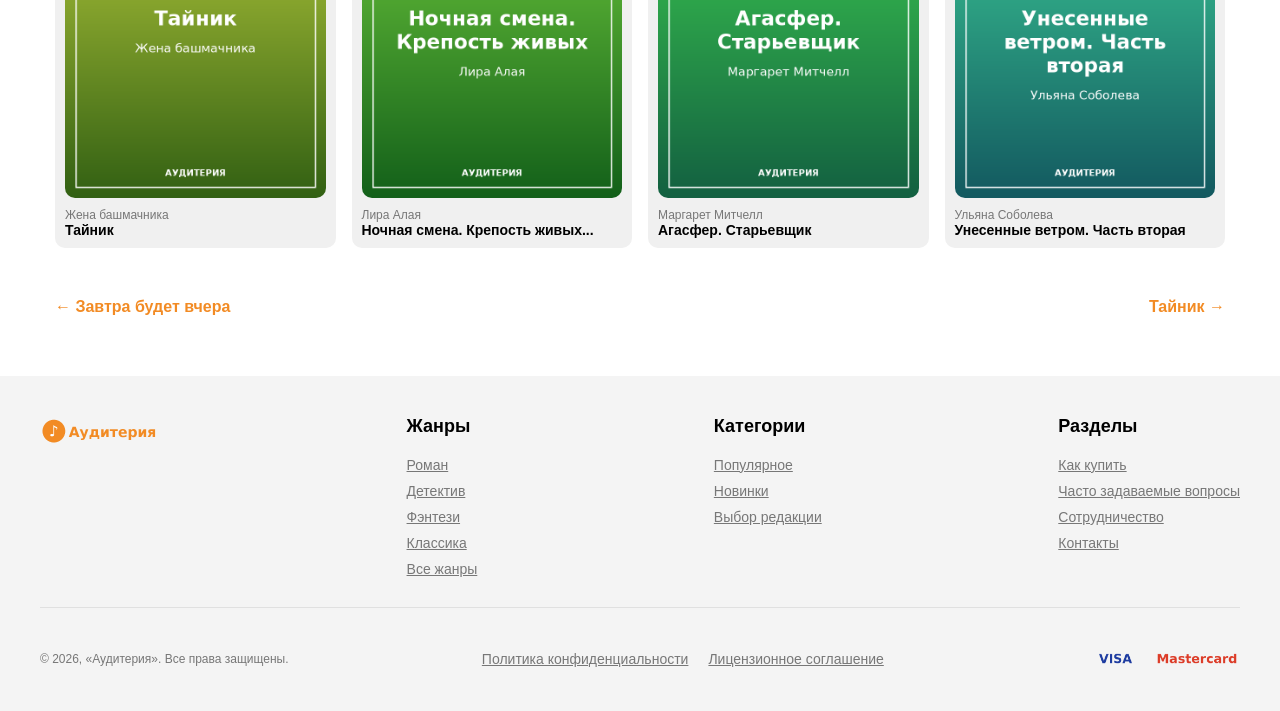
<file: 2-kitob/2-kitob.html>
<!DOCTYPE html>
<html lang="ru">
<head>
  <meta charset="UTF-8">
  <meta name="viewport" content="width=device-width, initial-scale=1.0">
  <title>Низший. Книга шестая — Аудитерия</title>
  <link rel="stylesheet" href="../style.css">
  <link rel="stylesheet" href="https://cdnjs.cloudflare.com/ajax/libs/font-awesome/6.4.0/css/all.min.css">
</head>
<body>

  <header class="header">
    <a class="logo" href="../index.html"><img src="../images/Group 16015.png" alt="Аудитерия"></a>
    <nav class="header-nav">
      <a href="../kak-kupit/kak-kupit.html">Как купить</a>
      <a href="../faq/faq.html">F.A.Q</a>
      <a href="../kontakty/kontakty.html">Контакты</a>
      <a href="../men-haqimda/men-haqimda.html">Men haqimda</a>
    </nav>
    <div class="header-right">
      <div class="search-box"><img src="../images/Icon (8).png" alt=""><input type="text" placeholder="Поиск..."></div>
      <input type="checkbox" id="theme" class="theme-toggle">
      <label for="theme" class="theme-label" title="Dark mode" aria-label="Dark mode"></label>
      <input type="checkbox" id="reg-toggle" class="modal-toggle">
      <label for="reg-toggle" class="btn-outline">Ro'yxatdan o'tish</label>
      <div class="modal">
        <label for="reg-toggle" class="modal-overlay"></label>
        <div class="modal-content">
          <label for="reg-toggle" class="close-btn" title="Yopish">×</label>
          <h2>Ro'yxatdan o'tish</h2>
          <form>
            <input type="text" placeholder="Ismingiz" required>
            <input type="text" placeholder="Familiyangiz" required>
            <input type="email" placeholder="Emailingiz" required>
            <input type="password" placeholder="Parolingiz" required>
            <button type="submit">Ro'yxatdan o'tish</button>
          </form>
        </div>
      </div>
      <input type="checkbox" id="login-toggle" class="modal-toggle">
      <label for="login-toggle" class="btn-filled">Kirish</label>
      <div class="modal">
        <label for="login-toggle" class="modal-overlay"></label>
        <div class="modal-content">
          <label for="login-toggle" class="close-btn" title="Yopish">×</label>
          <h2>Kirish</h2>
          <form>
            <input type="email" placeholder="Emailingiz" required>
            <input type="password" placeholder="Parolingiz" required>
            <button type="submit">Kirish</button>
          </form>
        </div>
      </div>
    </div>
  </header>

  <section class="audiobook-section">
    <div class="container">
      <p style="margin-bottom:25px"><a href="../index.html">← Bosh sahifa</a></p>
      <div class="audiobook-wrapper">
        <div class="audiobook-left">
          <div class="audiobook-cover"><img src="../images/png (21).png" alt="Низший. Книга шестая"></div>
          <div class="audiobook-player">
            <button class="audiobook-player-text">Слушать фрагмент</button>
            <div class="audiobook-player-icons">
              <button class="audiobook-icon-btn" data-seek="-10" aria-label="Назад"><i class="fa-solid fa-backward-step"></i></button>
              <button class="audiobook-icon-btn audiobook-play" aria-label="Играть"><i class="fa-solid fa-play"></i></button>
              <button class="audiobook-icon-btn" data-seek="10" aria-label="Вперёд"><i class="fa-solid fa-forward-step"></i></button>
            </div>
          </div>
                  </div>
        <div class="audiobook-right">
          <div class="audiobook-title-row">
            <h2>Низший. Книга шестая</h2>
            <div class="audiobook-indicators"><span class="audiobook-age-tag">16+</span><span class="audiobook-bookmark-tag" style="cursor:pointer"><i class="fa-regular fa-bookmark"></i></span></div>
          </div>
          <div class="audiobook-info-row">
            <div class="audiobook-creators"><p>Автор: <a href="#">Линкольн Чайлд</a></p><p>Читает: <a href="#">Игорь Ланской</a></p></div>
            <div class="audiobook-rating-box"><span class="audiobook-rating-number">4,7</span><span class="audiobook-rating-desc">Рейтинг аудитории<br><small>2 874 оценок</small></span></div>
          </div>
          <div class="details">
            <div>Жанр<b>Триллер</b></div><div>Длительность<b>8 ч 18 мин</b></div><div>Год<b>2020</b></div><div>Издатель<b>Аудитерия</b></div>
          </div>
          <div class="audiobook-synopsis"><p>«Низший. Книга шестая» — аудиокнига, которую хочется слушать в дороге, дома или перед сном. Автор — Линкольн Чайлд. История затягивает с первых минут, а голос чтеца помогает прожить её вместе с героями...</p><p class="more-text">Судьбы героев переплетаются, тайны раскрываются одна за другой, и остановиться становится невозможно. Книга подойдёт тем, кто любит триллер и хорошую озвучку.</p></div>
          <div class="audiobook-social-links">
            <a href="#" class="audiobook-social-item" aria-label="Telegram"><i class="fa-brands fa-telegram"></i></a>
            <a href="#" class="audiobook-social-item" aria-label="WhatsApp"><i class="fa-brands fa-whatsapp"></i></a>
            <a href="#" class="audiobook-social-item" aria-label="Facebook"><i class="fa-brands fa-facebook-f"></i></a>
            <a href="#" class="audiobook-social-item" aria-label="Instagram"><i class="fa-brands fa-instagram"></i></a>
          </div>
          <div class="audiobook-buttons-row"><button class="audiobook-buy-btn">Купить за 119 руб.</button><button class="audiobook-desktop-btn">Отправить на рабочий стол</button></div>
        </div>
      </div>

      <div class="book-extra">
        <div class="reveal"><h3>Содержание</h3><ul class="chapters">
        <li><span>Глава 1</span><span>14 мин</span></li>
        <li><span>Глава 2</span><span>16 мин</span></li>
        <li><span>Глава 3</span><span>18 мин</span></li>
        <li><span>Глава 4</span><span>20 мин</span></li>
        <li><span>Глава 5</span><span>22 мин</span></li>
        <li><span>Глава 6</span><span>24 мин</span></li>
        </ul></div>
        <div class="reveal"><h3>Отзывы слушателей</h3><div class="reviews">
        <div class="review"><div class="stars">★★★★★</div><p>Слушала в дороге на работу — не заметила, как доехала. Чтец великолепен!</p><div class="who">Анна К.</div></div>
        <div class="review"><div class="stars">★★★★★</div><p>Отличная история, держит до самого конца. Рекомендую.</p><div class="who">Дмитрий П.</div></div>
        <div class="review"><div class="stars">★★★★★</div><p>Хорошее качество записи и приятный голос. Куплю продолжение.</p><div class="who">Елена С.</div></div>
        </div></div>
        <div class="reveal"><h3>Вам может понравиться</h3><div class="related">
        <a class="card" href="../3-kitob/3-kitob.html"><img src="../images/01 (2).png" alt="Тайник"><p class="author">Жена башмачника</p><p class="title">Тайник</p></a>
        <a class="card" href="../4-kitob/4-kitob.html"><img src="../images/png (33).png" alt="Ночная смена. Крепость живых..."><p class="author">Лира Алая</p><p class="title">Ночная смена. Крепость живых...</p></a>
        <a class="card" href="../5-kitob/5-kitob.html"><img src="../images/png (26).png" alt="Агасфер. Старьевщик"><p class="author">Маргарет Митчелл</p><p class="title">Агасфер. Старьевщик</p></a>
        <a class="card" href="../6-kitob/6-kitob.html"><img src="../images/png (24).png" alt="Унесенные ветром. Часть вторая"><p class="author">Ульяна Соболева</p><p class="title">Унесенные ветром. Часть вторая</p></a>
        </div></div>
        <div class="book-nav"><a href="../1-kitob/1-kitob.html">← Завтра будет вчера</a><a href="../3-kitob/3-kitob.html">Тайник →</a></div>
      </div>
    </div>
  </section>

  <footer class="footer">
    <div class="footer-top">
      <div class="footer-brand"><img src="../images/Group 16015.png" alt="Аудитерия"></div>
      <div class="footer-col"><h3>Жанры</h3><a href="../index.html#novinki">Роман</a><a href="../index.html#novinki">Детектив</a><a href="../index.html#novinki">Фэнтези</a><a href="../index.html#novinki">Классика</a><a href="../index.html#novinki">Все жанры</a></div>
      <div class="footer-col"><h3>Категории</h3><a href="../index.html#popular">Популярное</a><a href="../index.html#novinki">Новинки</a><a href="../index.html#editor">Выбор редакции</a></div>
      <div class="footer-col"><h3>Разделы</h3><a href="../kak-kupit/kak-kupit.html">Как купить</a><a href="../faq/faq.html">Часто задаваемые вопросы</a><a href="../kontakty/kontakty.html">Сотрудничество</a><a href="../kontakty/kontakty.html">Контакты</a></div>
    </div>
    <hr class="footer-line" style="margin:0 0 20px">
    <div class="footer-bottom">
      <p>© 2026, «Аудитерия». Все права защищены.</p>
      <div class="footer-links"><a href="#">Политика конфиденциальности</a><a href="#">Лицензионное соглашение</a></div>
      <div class="footer-payments"><img src="../images/pngwing (1).png" alt="Visa"><img src="../images/pngwing (2).png" alt="Mastercard"></div>
    </div>
  </footer>

</body>
</html>
</file>
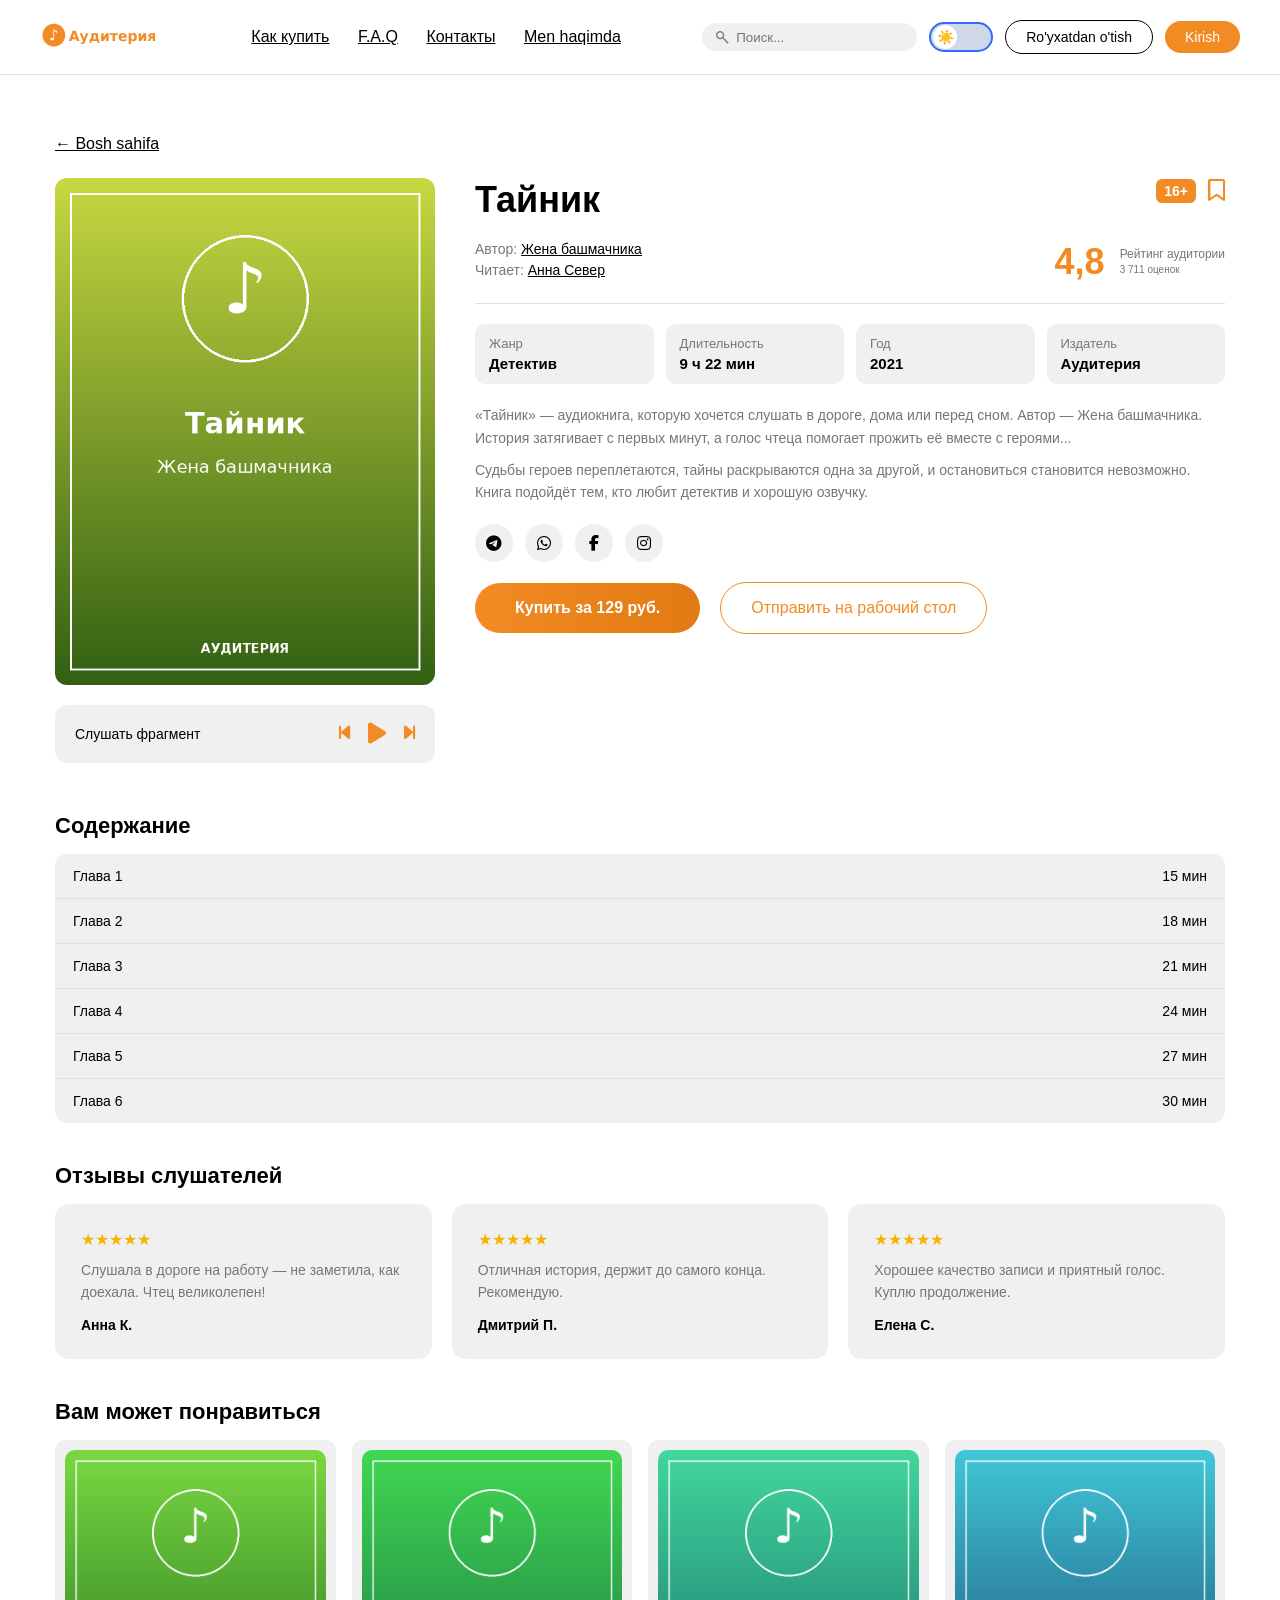
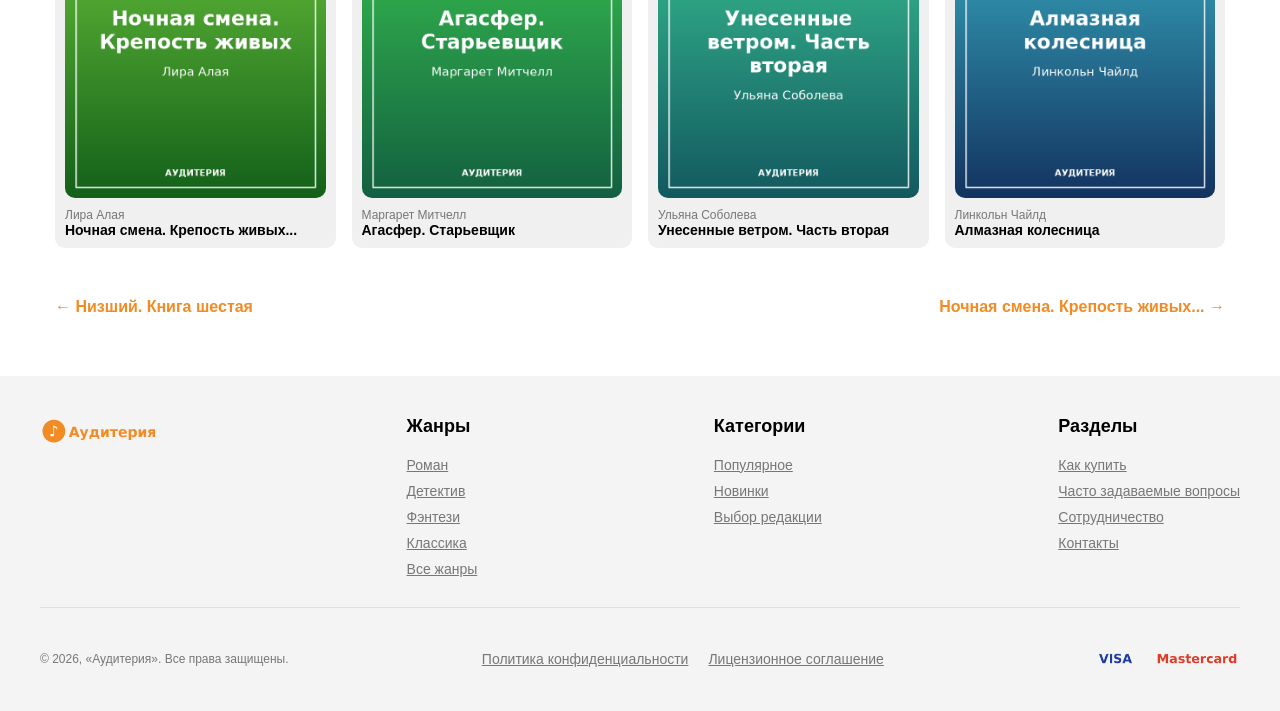
<file: 3-kitob/3-kitob.html>
<!DOCTYPE html>
<html lang="ru">
<head>
  <meta charset="UTF-8">
  <meta name="viewport" content="width=device-width, initial-scale=1.0">
  <title>Тайник — Аудитерия</title>
  <link rel="stylesheet" href="../style.css">
  <link rel="stylesheet" href="https://cdnjs.cloudflare.com/ajax/libs/font-awesome/6.4.0/css/all.min.css">
</head>
<body>

  <header class="header">
    <a class="logo" href="../index.html"><img src="../images/Group 16015.png" alt="Аудитерия"></a>
    <nav class="header-nav">
      <a href="../kak-kupit/kak-kupit.html">Как купить</a>
      <a href="../faq/faq.html">F.A.Q</a>
      <a href="../kontakty/kontakty.html">Контакты</a>
      <a href="../men-haqimda/men-haqimda.html">Men haqimda</a>
    </nav>
    <div class="header-right">
      <div class="search-box"><img src="../images/Icon (8).png" alt=""><input type="text" placeholder="Поиск..."></div>
      <input type="checkbox" id="theme" class="theme-toggle">
      <label for="theme" class="theme-label" title="Dark mode" aria-label="Dark mode"></label>
      <input type="checkbox" id="reg-toggle" class="modal-toggle">
      <label for="reg-toggle" class="btn-outline">Ro'yxatdan o'tish</label>
      <div class="modal">
        <label for="reg-toggle" class="modal-overlay"></label>
        <div class="modal-content">
          <label for="reg-toggle" class="close-btn" title="Yopish">×</label>
          <h2>Ro'yxatdan o'tish</h2>
          <form>
            <input type="text" placeholder="Ismingiz" required>
            <input type="text" placeholder="Familiyangiz" required>
            <input type="email" placeholder="Emailingiz" required>
            <input type="password" placeholder="Parolingiz" required>
            <button type="submit">Ro'yxatdan o'tish</button>
          </form>
        </div>
      </div>
      <input type="checkbox" id="login-toggle" class="modal-toggle">
      <label for="login-toggle" class="btn-filled">Kirish</label>
      <div class="modal">
        <label for="login-toggle" class="modal-overlay"></label>
        <div class="modal-content">
          <label for="login-toggle" class="close-btn" title="Yopish">×</label>
          <h2>Kirish</h2>
          <form>
            <input type="email" placeholder="Emailingiz" required>
            <input type="password" placeholder="Parolingiz" required>
            <button type="submit">Kirish</button>
          </form>
        </div>
      </div>
    </div>
  </header>

  <section class="audiobook-section">
    <div class="container">
      <p style="margin-bottom:25px"><a href="../index.html">← Bosh sahifa</a></p>
      <div class="audiobook-wrapper">
        <div class="audiobook-left">
          <div class="audiobook-cover"><img src="../images/01 (2).png" alt="Тайник"></div>
          <div class="audiobook-player">
            <button class="audiobook-player-text">Слушать фрагмент</button>
            <div class="audiobook-player-icons">
              <button class="audiobook-icon-btn" data-seek="-10" aria-label="Назад"><i class="fa-solid fa-backward-step"></i></button>
              <button class="audiobook-icon-btn audiobook-play" aria-label="Играть"><i class="fa-solid fa-play"></i></button>
              <button class="audiobook-icon-btn" data-seek="10" aria-label="Вперёд"><i class="fa-solid fa-forward-step"></i></button>
            </div>
          </div>
                  </div>
        <div class="audiobook-right">
          <div class="audiobook-title-row">
            <h2>Тайник</h2>
            <div class="audiobook-indicators"><span class="audiobook-age-tag">16+</span><span class="audiobook-bookmark-tag" style="cursor:pointer"><i class="fa-regular fa-bookmark"></i></span></div>
          </div>
          <div class="audiobook-info-row">
            <div class="audiobook-creators"><p>Автор: <a href="#">Жена башмачника</a></p><p>Читает: <a href="#">Анна Север</a></p></div>
            <div class="audiobook-rating-box"><span class="audiobook-rating-number">4,8</span><span class="audiobook-rating-desc">Рейтинг аудитории<br><small>3 711 оценок</small></span></div>
          </div>
          <div class="details">
            <div>Жанр<b>Детектив</b></div><div>Длительность<b>9 ч 22 мин</b></div><div>Год<b>2021</b></div><div>Издатель<b>Аудитерия</b></div>
          </div>
          <div class="audiobook-synopsis"><p>«Тайник» — аудиокнига, которую хочется слушать в дороге, дома или перед сном. Автор — Жена башмачника. История затягивает с первых минут, а голос чтеца помогает прожить её вместе с героями...</p><p class="more-text">Судьбы героев переплетаются, тайны раскрываются одна за другой, и остановиться становится невозможно. Книга подойдёт тем, кто любит детектив и хорошую озвучку.</p></div>
          <div class="audiobook-social-links">
            <a href="#" class="audiobook-social-item" aria-label="Telegram"><i class="fa-brands fa-telegram"></i></a>
            <a href="#" class="audiobook-social-item" aria-label="WhatsApp"><i class="fa-brands fa-whatsapp"></i></a>
            <a href="#" class="audiobook-social-item" aria-label="Facebook"><i class="fa-brands fa-facebook-f"></i></a>
            <a href="#" class="audiobook-social-item" aria-label="Instagram"><i class="fa-brands fa-instagram"></i></a>
          </div>
          <div class="audiobook-buttons-row"><button class="audiobook-buy-btn">Купить за 129 руб.</button><button class="audiobook-desktop-btn">Отправить на рабочий стол</button></div>
        </div>
      </div>

      <div class="book-extra">
        <div class="reveal"><h3>Содержание</h3><ul class="chapters">
        <li><span>Глава 1</span><span>15 мин</span></li>
        <li><span>Глава 2</span><span>18 мин</span></li>
        <li><span>Глава 3</span><span>21 мин</span></li>
        <li><span>Глава 4</span><span>24 мин</span></li>
        <li><span>Глава 5</span><span>27 мин</span></li>
        <li><span>Глава 6</span><span>30 мин</span></li>
        </ul></div>
        <div class="reveal"><h3>Отзывы слушателей</h3><div class="reviews">
        <div class="review"><div class="stars">★★★★★</div><p>Слушала в дороге на работу — не заметила, как доехала. Чтец великолепен!</p><div class="who">Анна К.</div></div>
        <div class="review"><div class="stars">★★★★★</div><p>Отличная история, держит до самого конца. Рекомендую.</p><div class="who">Дмитрий П.</div></div>
        <div class="review"><div class="stars">★★★★★</div><p>Хорошее качество записи и приятный голос. Куплю продолжение.</p><div class="who">Елена С.</div></div>
        </div></div>
        <div class="reveal"><h3>Вам может понравиться</h3><div class="related">
        <a class="card" href="../4-kitob/4-kitob.html"><img src="../images/png (33).png" alt="Ночная смена. Крепость живых..."><p class="author">Лира Алая</p><p class="title">Ночная смена. Крепость живых...</p></a>
        <a class="card" href="../5-kitob/5-kitob.html"><img src="../images/png (26).png" alt="Агасфер. Старьевщик"><p class="author">Маргарет Митчелл</p><p class="title">Агасфер. Старьевщик</p></a>
        <a class="card" href="../6-kitob/6-kitob.html"><img src="../images/png (24).png" alt="Унесенные ветром. Часть вторая"><p class="author">Ульяна Соболева</p><p class="title">Унесенные ветром. Часть вторая</p></a>
        <a class="card" href="../7-kitob/7-kitob.html"><img src="../images/png (25).png" alt="Алмазная колесница"><p class="author">Линкольн Чайлд</p><p class="title">Алмазная колесница</p></a>
        </div></div>
        <div class="book-nav"><a href="../2-kitob/2-kitob.html">← Низший. Книга шестая</a><a href="../4-kitob/4-kitob.html">Ночная смена. Крепость живых... →</a></div>
      </div>
    </div>
  </section>

  <footer class="footer">
    <div class="footer-top">
      <div class="footer-brand"><img src="../images/Group 16015.png" alt="Аудитерия"></div>
      <div class="footer-col"><h3>Жанры</h3><a href="../index.html#novinki">Роман</a><a href="../index.html#novinki">Детектив</a><a href="../index.html#novinki">Фэнтези</a><a href="../index.html#novinki">Классика</a><a href="../index.html#novinki">Все жанры</a></div>
      <div class="footer-col"><h3>Категории</h3><a href="../index.html#popular">Популярное</a><a href="../index.html#novinki">Новинки</a><a href="../index.html#editor">Выбор редакции</a></div>
      <div class="footer-col"><h3>Разделы</h3><a href="../kak-kupit/kak-kupit.html">Как купить</a><a href="../faq/faq.html">Часто задаваемые вопросы</a><a href="../kontakty/kontakty.html">Сотрудничество</a><a href="../kontakty/kontakty.html">Контакты</a></div>
    </div>
    <hr class="footer-line" style="margin:0 0 20px">
    <div class="footer-bottom">
      <p>© 2026, «Аудитерия». Все права защищены.</p>
      <div class="footer-links"><a href="#">Политика конфиденциальности</a><a href="#">Лицензионное соглашение</a></div>
      <div class="footer-payments"><img src="../images/pngwing (1).png" alt="Visa"><img src="../images/pngwing (2).png" alt="Mastercard"></div>
    </div>
  </footer>

</body>
</html>
</file>
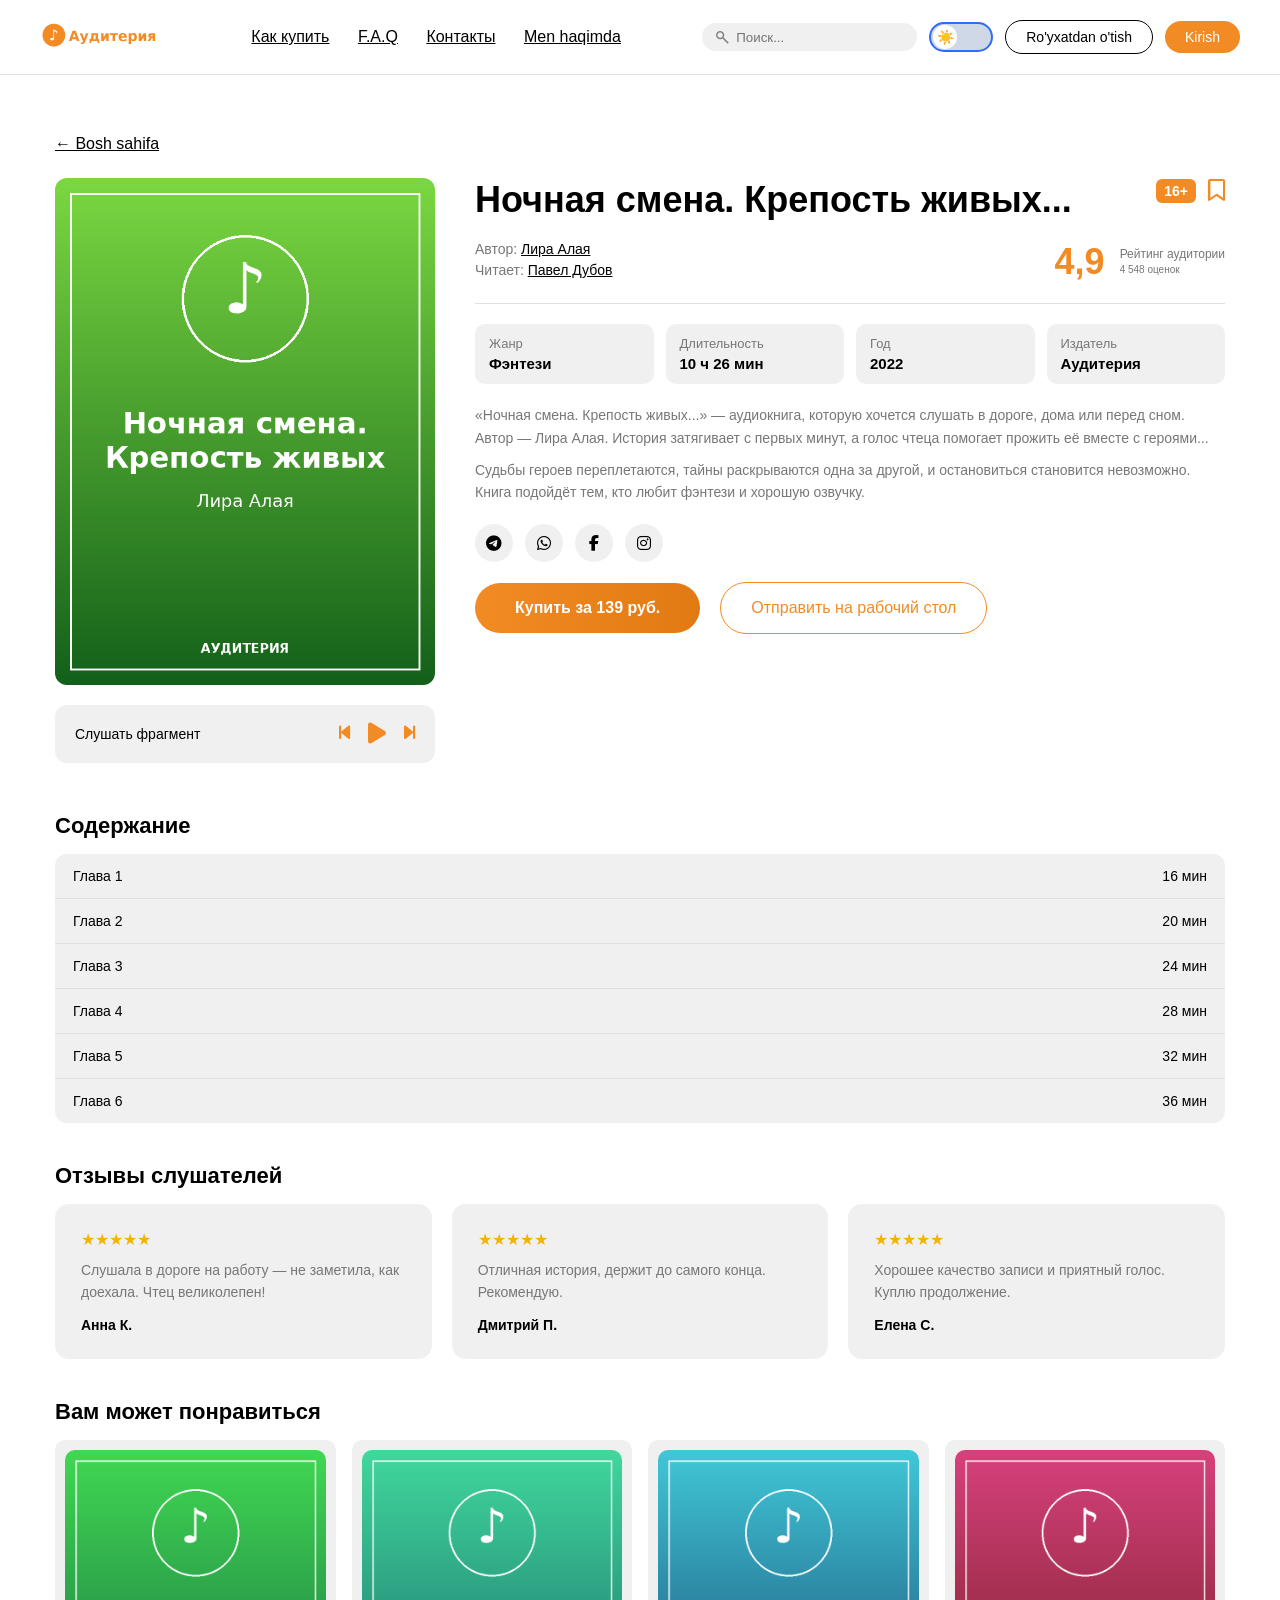
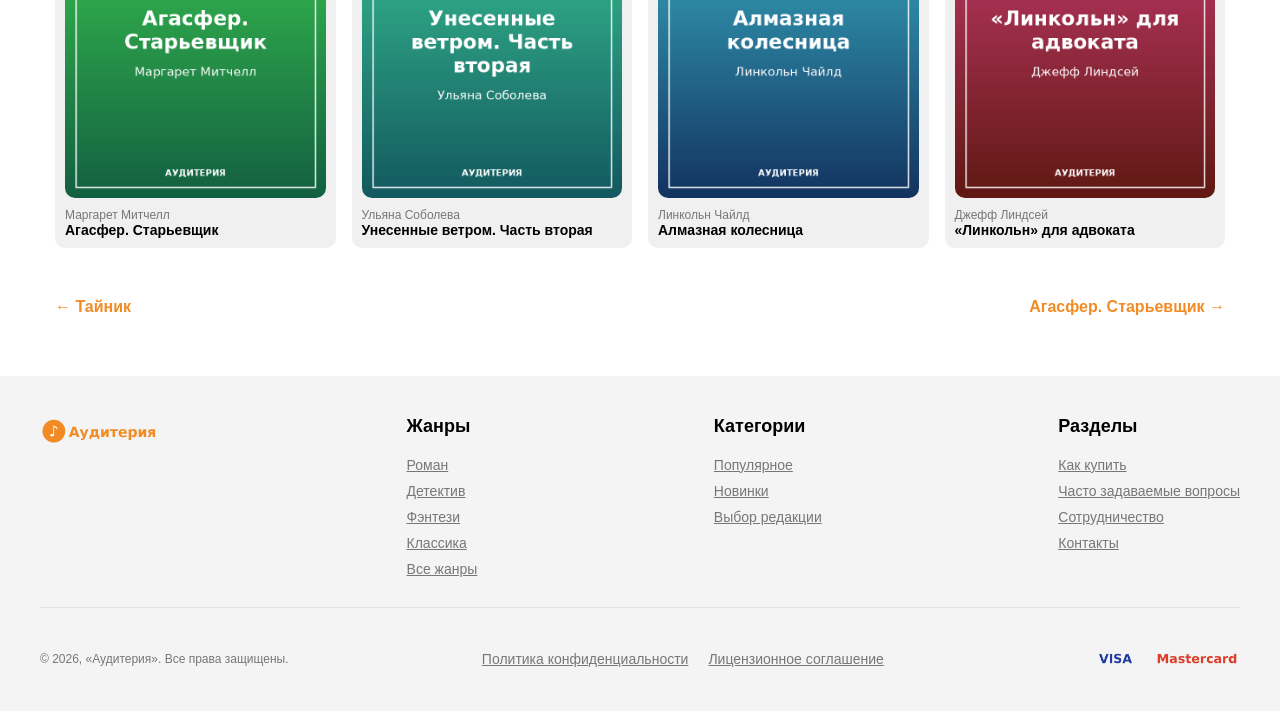
<file: 4-kitob/4-kitob.html>
<!DOCTYPE html>
<html lang="ru">
<head>
  <meta charset="UTF-8">
  <meta name="viewport" content="width=device-width, initial-scale=1.0">
  <title>Ночная смена. Крепость живых... — Аудитерия</title>
  <link rel="stylesheet" href="../style.css">
  <link rel="stylesheet" href="https://cdnjs.cloudflare.com/ajax/libs/font-awesome/6.4.0/css/all.min.css">
</head>
<body>

  <header class="header">
    <a class="logo" href="../index.html"><img src="../images/Group 16015.png" alt="Аудитерия"></a>
    <nav class="header-nav">
      <a href="../kak-kupit/kak-kupit.html">Как купить</a>
      <a href="../faq/faq.html">F.A.Q</a>
      <a href="../kontakty/kontakty.html">Контакты</a>
      <a href="../men-haqimda/men-haqimda.html">Men haqimda</a>
    </nav>
    <div class="header-right">
      <div class="search-box"><img src="../images/Icon (8).png" alt=""><input type="text" placeholder="Поиск..."></div>
      <input type="checkbox" id="theme" class="theme-toggle">
      <label for="theme" class="theme-label" title="Dark mode" aria-label="Dark mode"></label>
      <input type="checkbox" id="reg-toggle" class="modal-toggle">
      <label for="reg-toggle" class="btn-outline">Ro'yxatdan o'tish</label>
      <div class="modal">
        <label for="reg-toggle" class="modal-overlay"></label>
        <div class="modal-content">
          <label for="reg-toggle" class="close-btn" title="Yopish">×</label>
          <h2>Ro'yxatdan o'tish</h2>
          <form>
            <input type="text" placeholder="Ismingiz" required>
            <input type="text" placeholder="Familiyangiz" required>
            <input type="email" placeholder="Emailingiz" required>
            <input type="password" placeholder="Parolingiz" required>
            <button type="submit">Ro'yxatdan o'tish</button>
          </form>
        </div>
      </div>
      <input type="checkbox" id="login-toggle" class="modal-toggle">
      <label for="login-toggle" class="btn-filled">Kirish</label>
      <div class="modal">
        <label for="login-toggle" class="modal-overlay"></label>
        <div class="modal-content">
          <label for="login-toggle" class="close-btn" title="Yopish">×</label>
          <h2>Kirish</h2>
          <form>
            <input type="email" placeholder="Emailingiz" required>
            <input type="password" placeholder="Parolingiz" required>
            <button type="submit">Kirish</button>
          </form>
        </div>
      </div>
    </div>
  </header>

  <section class="audiobook-section">
    <div class="container">
      <p style="margin-bottom:25px"><a href="../index.html">← Bosh sahifa</a></p>
      <div class="audiobook-wrapper">
        <div class="audiobook-left">
          <div class="audiobook-cover"><img src="../images/png (33).png" alt="Ночная смена. Крепость живых..."></div>
          <div class="audiobook-player">
            <button class="audiobook-player-text">Слушать фрагмент</button>
            <div class="audiobook-player-icons">
              <button class="audiobook-icon-btn" data-seek="-10" aria-label="Назад"><i class="fa-solid fa-backward-step"></i></button>
              <button class="audiobook-icon-btn audiobook-play" aria-label="Играть"><i class="fa-solid fa-play"></i></button>
              <button class="audiobook-icon-btn" data-seek="10" aria-label="Вперёд"><i class="fa-solid fa-forward-step"></i></button>
            </div>
          </div>
                  </div>
        <div class="audiobook-right">
          <div class="audiobook-title-row">
            <h2>Ночная смена. Крепость живых...</h2>
            <div class="audiobook-indicators"><span class="audiobook-age-tag">16+</span><span class="audiobook-bookmark-tag" style="cursor:pointer"><i class="fa-regular fa-bookmark"></i></span></div>
          </div>
          <div class="audiobook-info-row">
            <div class="audiobook-creators"><p>Автор: <a href="#">Лира Алая</a></p><p>Читает: <a href="#">Павел Дубов</a></p></div>
            <div class="audiobook-rating-box"><span class="audiobook-rating-number">4,9</span><span class="audiobook-rating-desc">Рейтинг аудитории<br><small>4 548 оценок</small></span></div>
          </div>
          <div class="details">
            <div>Жанр<b>Фэнтези</b></div><div>Длительность<b>10 ч 26 мин</b></div><div>Год<b>2022</b></div><div>Издатель<b>Аудитерия</b></div>
          </div>
          <div class="audiobook-synopsis"><p>«Ночная смена. Крепость живых...» — аудиокнига, которую хочется слушать в дороге, дома или перед сном. Автор — Лира Алая. История затягивает с первых минут, а голос чтеца помогает прожить её вместе с героями...</p><p class="more-text">Судьбы героев переплетаются, тайны раскрываются одна за другой, и остановиться становится невозможно. Книга подойдёт тем, кто любит фэнтези и хорошую озвучку.</p></div>
          <div class="audiobook-social-links">
            <a href="#" class="audiobook-social-item" aria-label="Telegram"><i class="fa-brands fa-telegram"></i></a>
            <a href="#" class="audiobook-social-item" aria-label="WhatsApp"><i class="fa-brands fa-whatsapp"></i></a>
            <a href="#" class="audiobook-social-item" aria-label="Facebook"><i class="fa-brands fa-facebook-f"></i></a>
            <a href="#" class="audiobook-social-item" aria-label="Instagram"><i class="fa-brands fa-instagram"></i></a>
          </div>
          <div class="audiobook-buttons-row"><button class="audiobook-buy-btn">Купить за 139 руб.</button><button class="audiobook-desktop-btn">Отправить на рабочий стол</button></div>
        </div>
      </div>

      <div class="book-extra">
        <div class="reveal"><h3>Содержание</h3><ul class="chapters">
        <li><span>Глава 1</span><span>16 мин</span></li>
        <li><span>Глава 2</span><span>20 мин</span></li>
        <li><span>Глава 3</span><span>24 мин</span></li>
        <li><span>Глава 4</span><span>28 мин</span></li>
        <li><span>Глава 5</span><span>32 мин</span></li>
        <li><span>Глава 6</span><span>36 мин</span></li>
        </ul></div>
        <div class="reveal"><h3>Отзывы слушателей</h3><div class="reviews">
        <div class="review"><div class="stars">★★★★★</div><p>Слушала в дороге на работу — не заметила, как доехала. Чтец великолепен!</p><div class="who">Анна К.</div></div>
        <div class="review"><div class="stars">★★★★★</div><p>Отличная история, держит до самого конца. Рекомендую.</p><div class="who">Дмитрий П.</div></div>
        <div class="review"><div class="stars">★★★★★</div><p>Хорошее качество записи и приятный голос. Куплю продолжение.</p><div class="who">Елена С.</div></div>
        </div></div>
        <div class="reveal"><h3>Вам может понравиться</h3><div class="related">
        <a class="card" href="../5-kitob/5-kitob.html"><img src="../images/png (26).png" alt="Агасфер. Старьевщик"><p class="author">Маргарет Митчелл</p><p class="title">Агасфер. Старьевщик</p></a>
        <a class="card" href="../6-kitob/6-kitob.html"><img src="../images/png (24).png" alt="Унесенные ветром. Часть вторая"><p class="author">Ульяна Соболева</p><p class="title">Унесенные ветром. Часть вторая</p></a>
        <a class="card" href="../7-kitob/7-kitob.html"><img src="../images/png (25).png" alt="Алмазная колесница"><p class="author">Линкольн Чайлд</p><p class="title">Алмазная колесница</p></a>
        <a class="card" href="../8-kitob/8-kitob.html"><img src="../images/png (31).png" alt="«Линкольн» для адвоката"><p class="author">Джефф Линдсей</p><p class="title">«Линкольн» для адвоката</p></a>
        </div></div>
        <div class="book-nav"><a href="../3-kitob/3-kitob.html">← Тайник</a><a href="../5-kitob/5-kitob.html">Агасфер. Старьевщик →</a></div>
      </div>
    </div>
  </section>

  <footer class="footer">
    <div class="footer-top">
      <div class="footer-brand"><img src="../images/Group 16015.png" alt="Аудитерия"></div>
      <div class="footer-col"><h3>Жанры</h3><a href="../index.html#novinki">Роман</a><a href="../index.html#novinki">Детектив</a><a href="../index.html#novinki">Фэнтези</a><a href="../index.html#novinki">Классика</a><a href="../index.html#novinki">Все жанры</a></div>
      <div class="footer-col"><h3>Категории</h3><a href="../index.html#popular">Популярное</a><a href="../index.html#novinki">Новинки</a><a href="../index.html#editor">Выбор редакции</a></div>
      <div class="footer-col"><h3>Разделы</h3><a href="../kak-kupit/kak-kupit.html">Как купить</a><a href="../faq/faq.html">Часто задаваемые вопросы</a><a href="../kontakty/kontakty.html">Сотрудничество</a><a href="../kontakty/kontakty.html">Контакты</a></div>
    </div>
    <hr class="footer-line" style="margin:0 0 20px">
    <div class="footer-bottom">
      <p>© 2026, «Аудитерия». Все права защищены.</p>
      <div class="footer-links"><a href="#">Политика конфиденциальности</a><a href="#">Лицензионное соглашение</a></div>
      <div class="footer-payments"><img src="../images/pngwing (1).png" alt="Visa"><img src="../images/pngwing (2).png" alt="Mastercard"></div>
    </div>
  </footer>

</body>
</html>
</file>
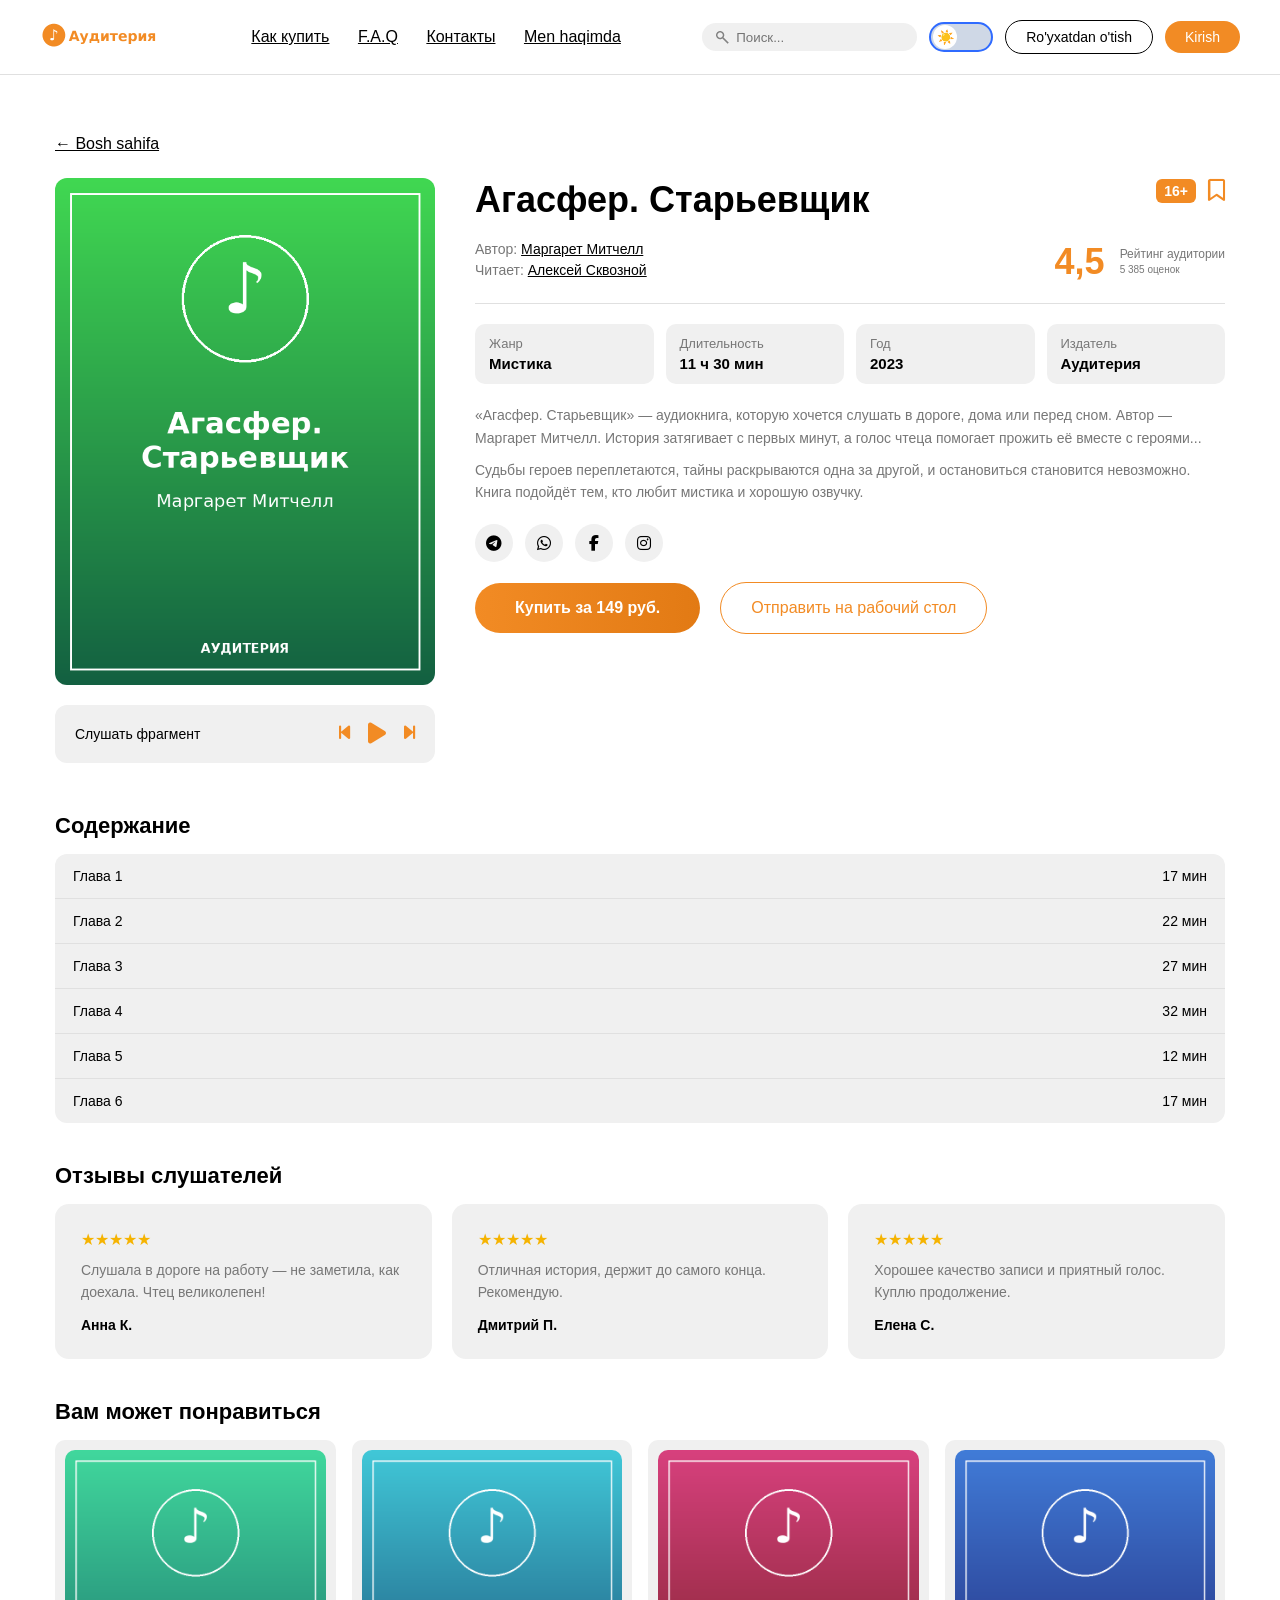
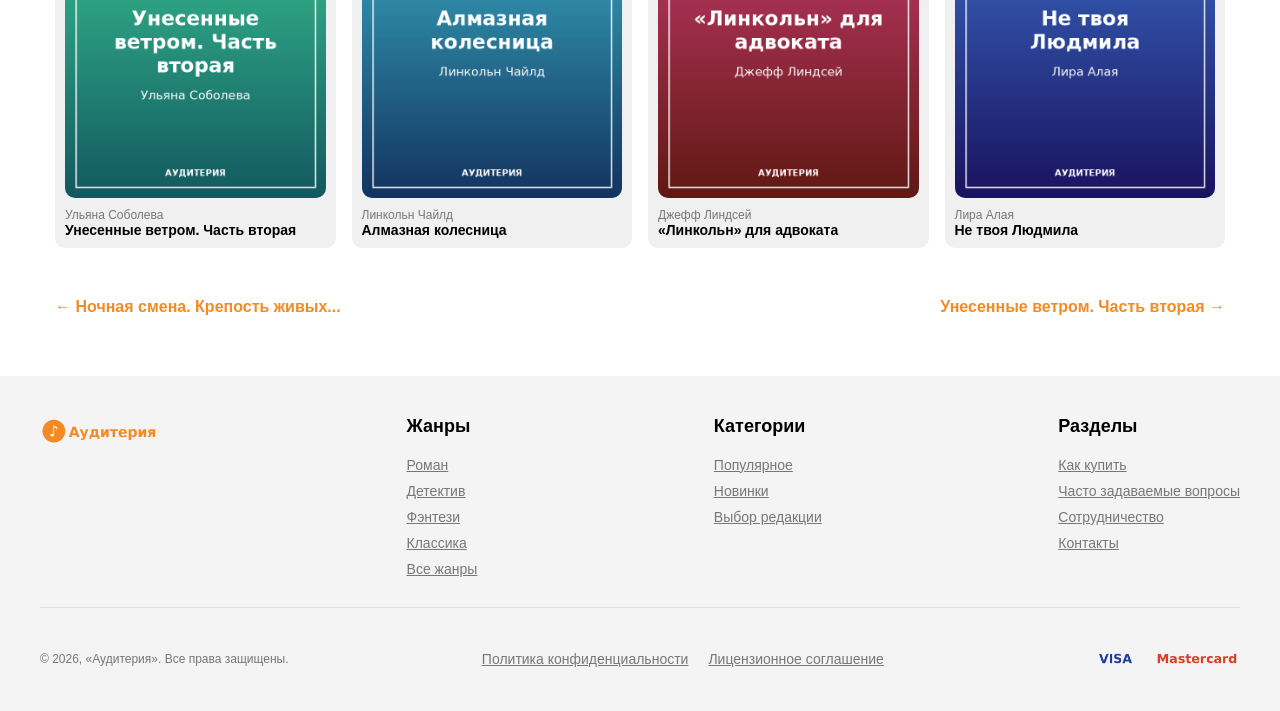
<file: 5-kitob/5-kitob.html>
<!DOCTYPE html>
<html lang="ru">
<head>
  <meta charset="UTF-8">
  <meta name="viewport" content="width=device-width, initial-scale=1.0">
  <title>Агасфер. Старьевщик — Аудитерия</title>
  <link rel="stylesheet" href="../style.css">
  <link rel="stylesheet" href="https://cdnjs.cloudflare.com/ajax/libs/font-awesome/6.4.0/css/all.min.css">
</head>
<body>

  <header class="header">
    <a class="logo" href="../index.html"><img src="../images/Group 16015.png" alt="Аудитерия"></a>
    <nav class="header-nav">
      <a href="../kak-kupit/kak-kupit.html">Как купить</a>
      <a href="../faq/faq.html">F.A.Q</a>
      <a href="../kontakty/kontakty.html">Контакты</a>
      <a href="../men-haqimda/men-haqimda.html">Men haqimda</a>
    </nav>
    <div class="header-right">
      <div class="search-box"><img src="../images/Icon (8).png" alt=""><input type="text" placeholder="Поиск..."></div>
      <input type="checkbox" id="theme" class="theme-toggle">
      <label for="theme" class="theme-label" title="Dark mode" aria-label="Dark mode"></label>
      <input type="checkbox" id="reg-toggle" class="modal-toggle">
      <label for="reg-toggle" class="btn-outline">Ro'yxatdan o'tish</label>
      <div class="modal">
        <label for="reg-toggle" class="modal-overlay"></label>
        <div class="modal-content">
          <label for="reg-toggle" class="close-btn" title="Yopish">×</label>
          <h2>Ro'yxatdan o'tish</h2>
          <form>
            <input type="text" placeholder="Ismingiz" required>
            <input type="text" placeholder="Familiyangiz" required>
            <input type="email" placeholder="Emailingiz" required>
            <input type="password" placeholder="Parolingiz" required>
            <button type="submit">Ro'yxatdan o'tish</button>
          </form>
        </div>
      </div>
      <input type="checkbox" id="login-toggle" class="modal-toggle">
      <label for="login-toggle" class="btn-filled">Kirish</label>
      <div class="modal">
        <label for="login-toggle" class="modal-overlay"></label>
        <div class="modal-content">
          <label for="login-toggle" class="close-btn" title="Yopish">×</label>
          <h2>Kirish</h2>
          <form>
            <input type="email" placeholder="Emailingiz" required>
            <input type="password" placeholder="Parolingiz" required>
            <button type="submit">Kirish</button>
          </form>
        </div>
      </div>
    </div>
  </header>

  <section class="audiobook-section">
    <div class="container">
      <p style="margin-bottom:25px"><a href="../index.html">← Bosh sahifa</a></p>
      <div class="audiobook-wrapper">
        <div class="audiobook-left">
          <div class="audiobook-cover"><img src="../images/png (26).png" alt="Агасфер. Старьевщик"></div>
          <div class="audiobook-player">
            <button class="audiobook-player-text">Слушать фрагмент</button>
            <div class="audiobook-player-icons">
              <button class="audiobook-icon-btn" data-seek="-10" aria-label="Назад"><i class="fa-solid fa-backward-step"></i></button>
              <button class="audiobook-icon-btn audiobook-play" aria-label="Играть"><i class="fa-solid fa-play"></i></button>
              <button class="audiobook-icon-btn" data-seek="10" aria-label="Вперёд"><i class="fa-solid fa-forward-step"></i></button>
            </div>
          </div>
                  </div>
        <div class="audiobook-right">
          <div class="audiobook-title-row">
            <h2>Агасфер. Старьевщик</h2>
            <div class="audiobook-indicators"><span class="audiobook-age-tag">16+</span><span class="audiobook-bookmark-tag" style="cursor:pointer"><i class="fa-regular fa-bookmark"></i></span></div>
          </div>
          <div class="audiobook-info-row">
            <div class="audiobook-creators"><p>Автор: <a href="#">Маргарет Митчелл</a></p><p>Читает: <a href="#">Алексей Сквозной</a></p></div>
            <div class="audiobook-rating-box"><span class="audiobook-rating-number">4,5</span><span class="audiobook-rating-desc">Рейтинг аудитории<br><small>5 385 оценок</small></span></div>
          </div>
          <div class="details">
            <div>Жанр<b>Мистика</b></div><div>Длительность<b>11 ч 30 мин</b></div><div>Год<b>2023</b></div><div>Издатель<b>Аудитерия</b></div>
          </div>
          <div class="audiobook-synopsis"><p>«Агасфер. Старьевщик» — аудиокнига, которую хочется слушать в дороге, дома или перед сном. Автор — Маргарет Митчелл. История затягивает с первых минут, а голос чтеца помогает прожить её вместе с героями...</p><p class="more-text">Судьбы героев переплетаются, тайны раскрываются одна за другой, и остановиться становится невозможно. Книга подойдёт тем, кто любит мистика и хорошую озвучку.</p></div>
          <div class="audiobook-social-links">
            <a href="#" class="audiobook-social-item" aria-label="Telegram"><i class="fa-brands fa-telegram"></i></a>
            <a href="#" class="audiobook-social-item" aria-label="WhatsApp"><i class="fa-brands fa-whatsapp"></i></a>
            <a href="#" class="audiobook-social-item" aria-label="Facebook"><i class="fa-brands fa-facebook-f"></i></a>
            <a href="#" class="audiobook-social-item" aria-label="Instagram"><i class="fa-brands fa-instagram"></i></a>
          </div>
          <div class="audiobook-buttons-row"><button class="audiobook-buy-btn">Купить за 149 руб.</button><button class="audiobook-desktop-btn">Отправить на рабочий стол</button></div>
        </div>
      </div>

      <div class="book-extra">
        <div class="reveal"><h3>Содержание</h3><ul class="chapters">
        <li><span>Глава 1</span><span>17 мин</span></li>
        <li><span>Глава 2</span><span>22 мин</span></li>
        <li><span>Глава 3</span><span>27 мин</span></li>
        <li><span>Глава 4</span><span>32 мин</span></li>
        <li><span>Глава 5</span><span>12 мин</span></li>
        <li><span>Глава 6</span><span>17 мин</span></li>
        </ul></div>
        <div class="reveal"><h3>Отзывы слушателей</h3><div class="reviews">
        <div class="review"><div class="stars">★★★★★</div><p>Слушала в дороге на работу — не заметила, как доехала. Чтец великолепен!</p><div class="who">Анна К.</div></div>
        <div class="review"><div class="stars">★★★★★</div><p>Отличная история, держит до самого конца. Рекомендую.</p><div class="who">Дмитрий П.</div></div>
        <div class="review"><div class="stars">★★★★★</div><p>Хорошее качество записи и приятный голос. Куплю продолжение.</p><div class="who">Елена С.</div></div>
        </div></div>
        <div class="reveal"><h3>Вам может понравиться</h3><div class="related">
        <a class="card" href="../6-kitob/6-kitob.html"><img src="../images/png (24).png" alt="Унесенные ветром. Часть вторая"><p class="author">Ульяна Соболева</p><p class="title">Унесенные ветром. Часть вторая</p></a>
        <a class="card" href="../7-kitob/7-kitob.html"><img src="../images/png (25).png" alt="Алмазная колесница"><p class="author">Линкольн Чайлд</p><p class="title">Алмазная колесница</p></a>
        <a class="card" href="../8-kitob/8-kitob.html"><img src="../images/png (31).png" alt="«Линкольн» для адвоката"><p class="author">Джефф Линдсей</p><p class="title">«Линкольн» для адвоката</p></a>
        <a class="card" href="../9-kitob/9-kitob.html"><img src="../images/png (27).png" alt="Не твоя Людмила"><p class="author">Лира Алая</p><p class="title">Не твоя Людмила</p></a>
        </div></div>
        <div class="book-nav"><a href="../4-kitob/4-kitob.html">← Ночная смена. Крепость живых...</a><a href="../6-kitob/6-kitob.html">Унесенные ветром. Часть вторая →</a></div>
      </div>
    </div>
  </section>

  <footer class="footer">
    <div class="footer-top">
      <div class="footer-brand"><img src="../images/Group 16015.png" alt="Аудитерия"></div>
      <div class="footer-col"><h3>Жанры</h3><a href="../index.html#novinki">Роман</a><a href="../index.html#novinki">Детектив</a><a href="../index.html#novinki">Фэнтези</a><a href="../index.html#novinki">Классика</a><a href="../index.html#novinki">Все жанры</a></div>
      <div class="footer-col"><h3>Категории</h3><a href="../index.html#popular">Популярное</a><a href="../index.html#novinki">Новинки</a><a href="../index.html#editor">Выбор редакции</a></div>
      <div class="footer-col"><h3>Разделы</h3><a href="../kak-kupit/kak-kupit.html">Как купить</a><a href="../faq/faq.html">Часто задаваемые вопросы</a><a href="../kontakty/kontakty.html">Сотрудничество</a><a href="../kontakty/kontakty.html">Контакты</a></div>
    </div>
    <hr class="footer-line" style="margin:0 0 20px">
    <div class="footer-bottom">
      <p>© 2026, «Аудитерия». Все права защищены.</p>
      <div class="footer-links"><a href="#">Политика конфиденциальности</a><a href="#">Лицензионное соглашение</a></div>
      <div class="footer-payments"><img src="../images/pngwing (1).png" alt="Visa"><img src="../images/pngwing (2).png" alt="Mastercard"></div>
    </div>
  </footer>

</body>
</html>
</file>
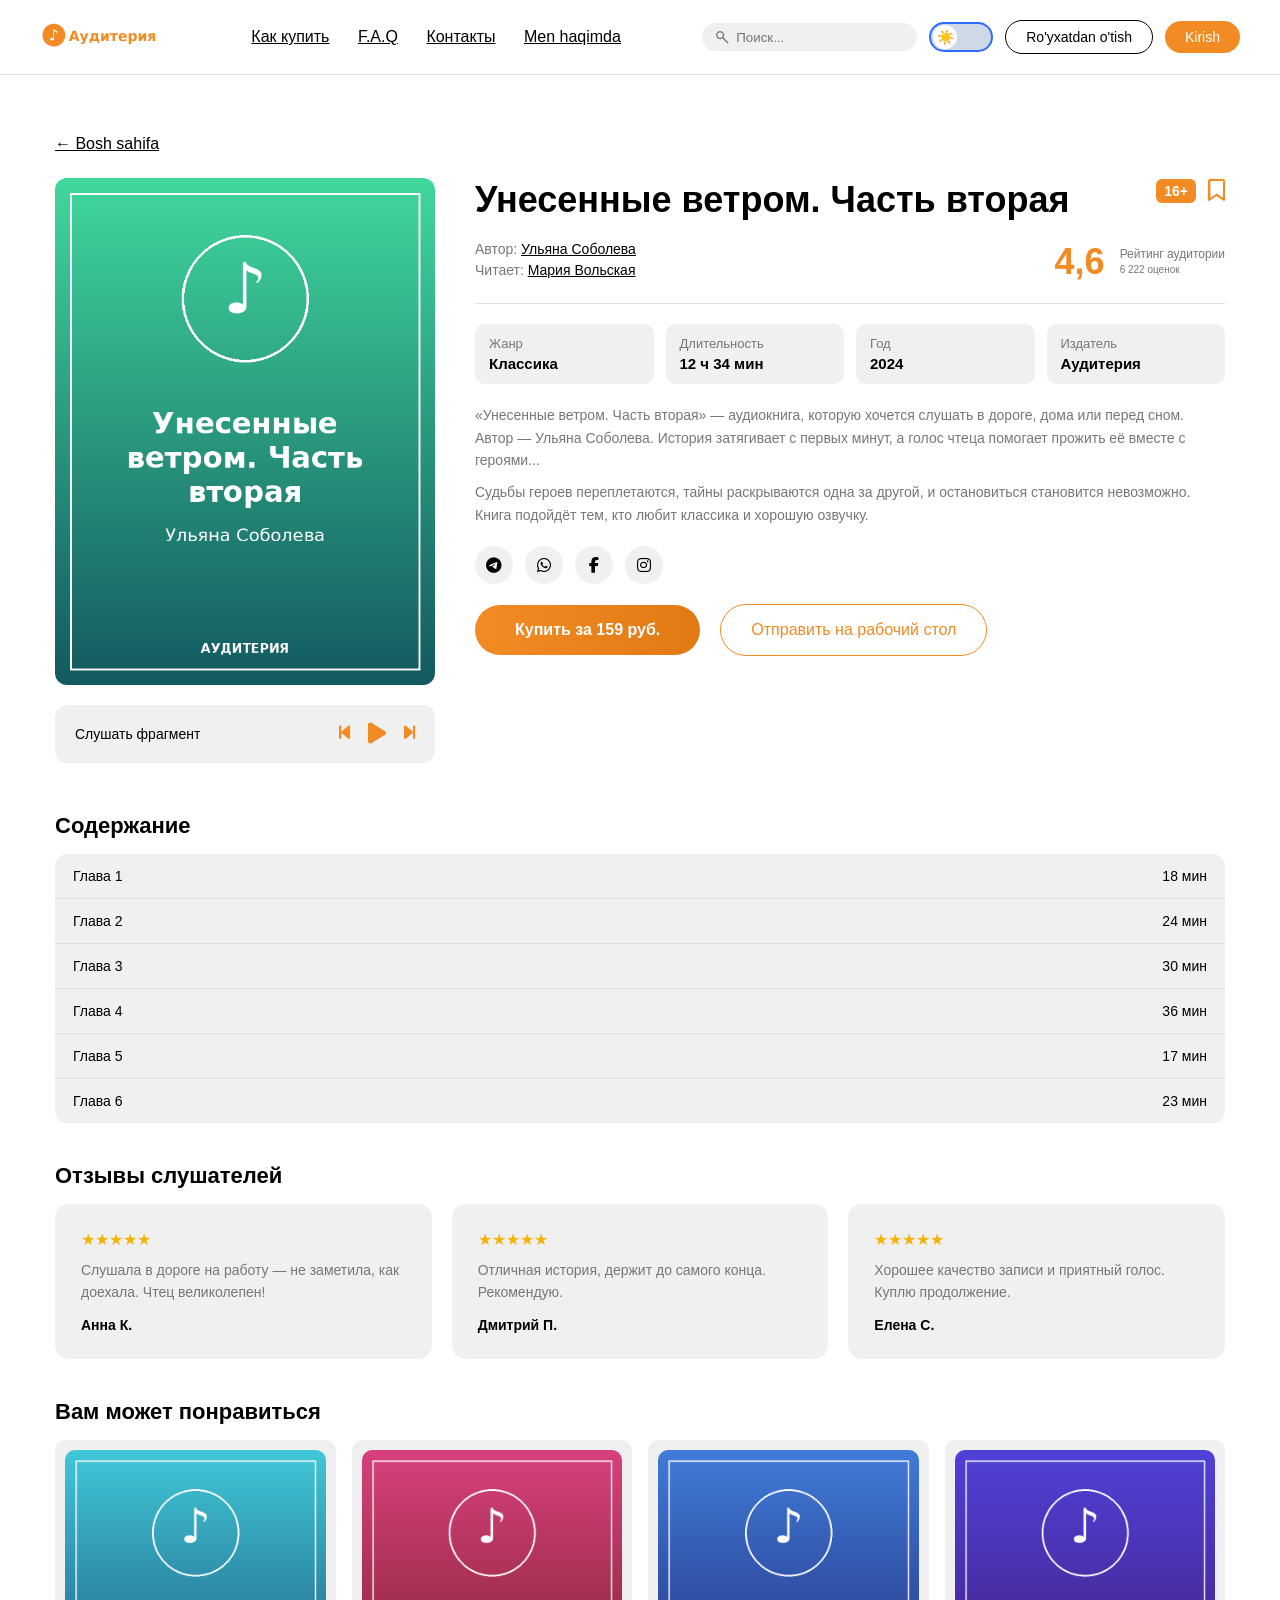
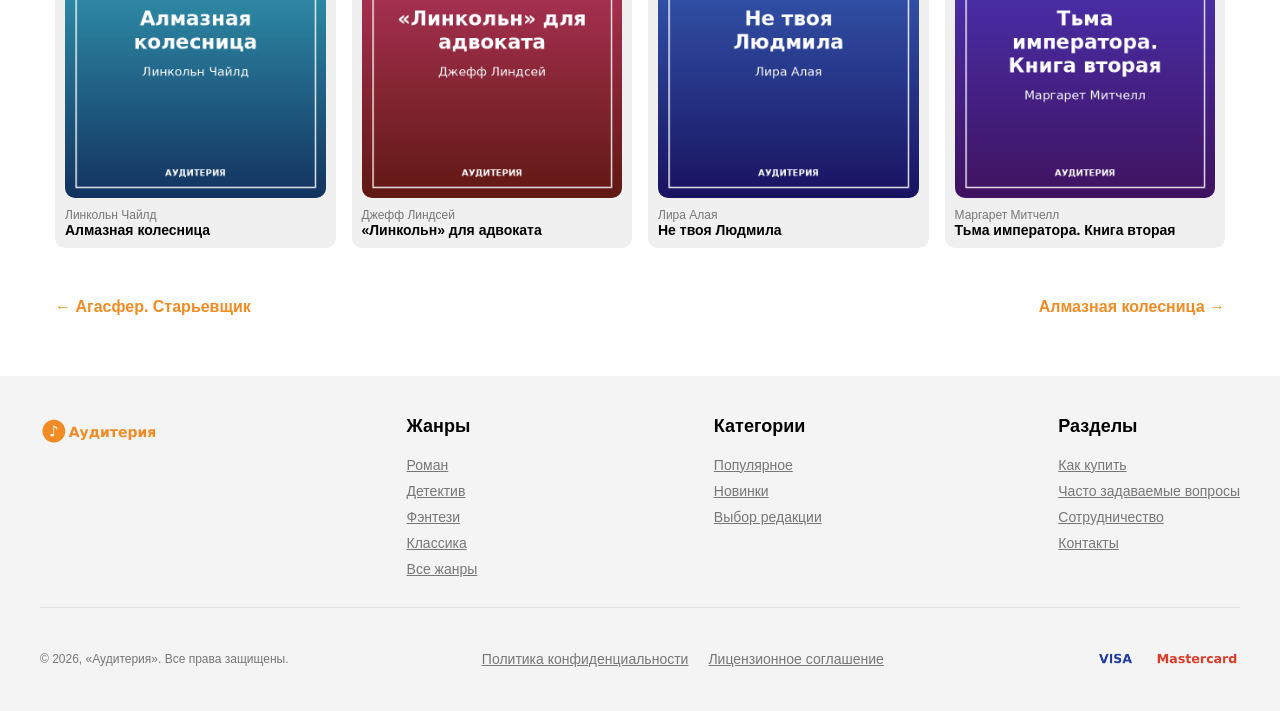
<file: 6-kitob/6-kitob.html>
<!DOCTYPE html>
<html lang="ru">
<head>
  <meta charset="UTF-8">
  <meta name="viewport" content="width=device-width, initial-scale=1.0">
  <title>Унесенные ветром. Часть вторая — Аудитерия</title>
  <link rel="stylesheet" href="../style.css">
  <link rel="stylesheet" href="https://cdnjs.cloudflare.com/ajax/libs/font-awesome/6.4.0/css/all.min.css">
</head>
<body>

  <header class="header">
    <a class="logo" href="../index.html"><img src="../images/Group 16015.png" alt="Аудитерия"></a>
    <nav class="header-nav">
      <a href="../kak-kupit/kak-kupit.html">Как купить</a>
      <a href="../faq/faq.html">F.A.Q</a>
      <a href="../kontakty/kontakty.html">Контакты</a>
      <a href="../men-haqimda/men-haqimda.html">Men haqimda</a>
    </nav>
    <div class="header-right">
      <div class="search-box"><img src="../images/Icon (8).png" alt=""><input type="text" placeholder="Поиск..."></div>
      <input type="checkbox" id="theme" class="theme-toggle">
      <label for="theme" class="theme-label" title="Dark mode" aria-label="Dark mode"></label>
      <input type="checkbox" id="reg-toggle" class="modal-toggle">
      <label for="reg-toggle" class="btn-outline">Ro'yxatdan o'tish</label>
      <div class="modal">
        <label for="reg-toggle" class="modal-overlay"></label>
        <div class="modal-content">
          <label for="reg-toggle" class="close-btn" title="Yopish">×</label>
          <h2>Ro'yxatdan o'tish</h2>
          <form>
            <input type="text" placeholder="Ismingiz" required>
            <input type="text" placeholder="Familiyangiz" required>
            <input type="email" placeholder="Emailingiz" required>
            <input type="password" placeholder="Parolingiz" required>
            <button type="submit">Ro'yxatdan o'tish</button>
          </form>
        </div>
      </div>
      <input type="checkbox" id="login-toggle" class="modal-toggle">
      <label for="login-toggle" class="btn-filled">Kirish</label>
      <div class="modal">
        <label for="login-toggle" class="modal-overlay"></label>
        <div class="modal-content">
          <label for="login-toggle" class="close-btn" title="Yopish">×</label>
          <h2>Kirish</h2>
          <form>
            <input type="email" placeholder="Emailingiz" required>
            <input type="password" placeholder="Parolingiz" required>
            <button type="submit">Kirish</button>
          </form>
        </div>
      </div>
    </div>
  </header>

  <section class="audiobook-section">
    <div class="container">
      <p style="margin-bottom:25px"><a href="../index.html">← Bosh sahifa</a></p>
      <div class="audiobook-wrapper">
        <div class="audiobook-left">
          <div class="audiobook-cover"><img src="../images/png (24).png" alt="Унесенные ветром. Часть вторая"></div>
          <div class="audiobook-player">
            <button class="audiobook-player-text">Слушать фрагмент</button>
            <div class="audiobook-player-icons">
              <button class="audiobook-icon-btn" data-seek="-10" aria-label="Назад"><i class="fa-solid fa-backward-step"></i></button>
              <button class="audiobook-icon-btn audiobook-play" aria-label="Играть"><i class="fa-solid fa-play"></i></button>
              <button class="audiobook-icon-btn" data-seek="10" aria-label="Вперёд"><i class="fa-solid fa-forward-step"></i></button>
            </div>
          </div>
                  </div>
        <div class="audiobook-right">
          <div class="audiobook-title-row">
            <h2>Унесенные ветром. Часть вторая</h2>
            <div class="audiobook-indicators"><span class="audiobook-age-tag">16+</span><span class="audiobook-bookmark-tag" style="cursor:pointer"><i class="fa-regular fa-bookmark"></i></span></div>
          </div>
          <div class="audiobook-info-row">
            <div class="audiobook-creators"><p>Автор: <a href="#">Ульяна Соболева</a></p><p>Читает: <a href="#">Мария Вольская</a></p></div>
            <div class="audiobook-rating-box"><span class="audiobook-rating-number">4,6</span><span class="audiobook-rating-desc">Рейтинг аудитории<br><small>6 222 оценок</small></span></div>
          </div>
          <div class="details">
            <div>Жанр<b>Классика</b></div><div>Длительность<b>12 ч 34 мин</b></div><div>Год<b>2024</b></div><div>Издатель<b>Аудитерия</b></div>
          </div>
          <div class="audiobook-synopsis"><p>«Унесенные ветром. Часть вторая» — аудиокнига, которую хочется слушать в дороге, дома или перед сном. Автор — Ульяна Соболева. История затягивает с первых минут, а голос чтеца помогает прожить её вместе с героями...</p><p class="more-text">Судьбы героев переплетаются, тайны раскрываются одна за другой, и остановиться становится невозможно. Книга подойдёт тем, кто любит классика и хорошую озвучку.</p></div>
          <div class="audiobook-social-links">
            <a href="#" class="audiobook-social-item" aria-label="Telegram"><i class="fa-brands fa-telegram"></i></a>
            <a href="#" class="audiobook-social-item" aria-label="WhatsApp"><i class="fa-brands fa-whatsapp"></i></a>
            <a href="#" class="audiobook-social-item" aria-label="Facebook"><i class="fa-brands fa-facebook-f"></i></a>
            <a href="#" class="audiobook-social-item" aria-label="Instagram"><i class="fa-brands fa-instagram"></i></a>
          </div>
          <div class="audiobook-buttons-row"><button class="audiobook-buy-btn">Купить за 159 руб.</button><button class="audiobook-desktop-btn">Отправить на рабочий стол</button></div>
        </div>
      </div>

      <div class="book-extra">
        <div class="reveal"><h3>Содержание</h3><ul class="chapters">
        <li><span>Глава 1</span><span>18 мин</span></li>
        <li><span>Глава 2</span><span>24 мин</span></li>
        <li><span>Глава 3</span><span>30 мин</span></li>
        <li><span>Глава 4</span><span>36 мин</span></li>
        <li><span>Глава 5</span><span>17 мин</span></li>
        <li><span>Глава 6</span><span>23 мин</span></li>
        </ul></div>
        <div class="reveal"><h3>Отзывы слушателей</h3><div class="reviews">
        <div class="review"><div class="stars">★★★★★</div><p>Слушала в дороге на работу — не заметила, как доехала. Чтец великолепен!</p><div class="who">Анна К.</div></div>
        <div class="review"><div class="stars">★★★★★</div><p>Отличная история, держит до самого конца. Рекомендую.</p><div class="who">Дмитрий П.</div></div>
        <div class="review"><div class="stars">★★★★★</div><p>Хорошее качество записи и приятный голос. Куплю продолжение.</p><div class="who">Елена С.</div></div>
        </div></div>
        <div class="reveal"><h3>Вам может понравиться</h3><div class="related">
        <a class="card" href="../7-kitob/7-kitob.html"><img src="../images/png (25).png" alt="Алмазная колесница"><p class="author">Линкольн Чайлд</p><p class="title">Алмазная колесница</p></a>
        <a class="card" href="../8-kitob/8-kitob.html"><img src="../images/png (31).png" alt="«Линкольн» для адвоката"><p class="author">Джефф Линдсей</p><p class="title">«Линкольн» для адвоката</p></a>
        <a class="card" href="../9-kitob/9-kitob.html"><img src="../images/png (27).png" alt="Не твоя Людмила"><p class="author">Лира Алая</p><p class="title">Не твоя Людмила</p></a>
        <a class="card" href="../10-kitob/10-kitob.html"><img src="../images/png (28).png" alt="Тьма императора. Книга вторая"><p class="author">Маргарет Митчелл</p><p class="title">Тьма императора. Книга вторая</p></a>
        </div></div>
        <div class="book-nav"><a href="../5-kitob/5-kitob.html">← Агасфер. Старьевщик</a><a href="../7-kitob/7-kitob.html">Алмазная колесница →</a></div>
      </div>
    </div>
  </section>

  <footer class="footer">
    <div class="footer-top">
      <div class="footer-brand"><img src="../images/Group 16015.png" alt="Аудитерия"></div>
      <div class="footer-col"><h3>Жанры</h3><a href="../index.html#novinki">Роман</a><a href="../index.html#novinki">Детектив</a><a href="../index.html#novinki">Фэнтези</a><a href="../index.html#novinki">Классика</a><a href="../index.html#novinki">Все жанры</a></div>
      <div class="footer-col"><h3>Категории</h3><a href="../index.html#popular">Популярное</a><a href="../index.html#novinki">Новинки</a><a href="../index.html#editor">Выбор редакции</a></div>
      <div class="footer-col"><h3>Разделы</h3><a href="../kak-kupit/kak-kupit.html">Как купить</a><a href="../faq/faq.html">Часто задаваемые вопросы</a><a href="../kontakty/kontakty.html">Сотрудничество</a><a href="../kontakty/kontakty.html">Контакты</a></div>
    </div>
    <hr class="footer-line" style="margin:0 0 20px">
    <div class="footer-bottom">
      <p>© 2026, «Аудитерия». Все права защищены.</p>
      <div class="footer-links"><a href="#">Политика конфиденциальности</a><a href="#">Лицензионное соглашение</a></div>
      <div class="footer-payments"><img src="../images/pngwing (1).png" alt="Visa"><img src="../images/pngwing (2).png" alt="Mastercard"></div>
    </div>
  </footer>

</body>
</html>
</file>
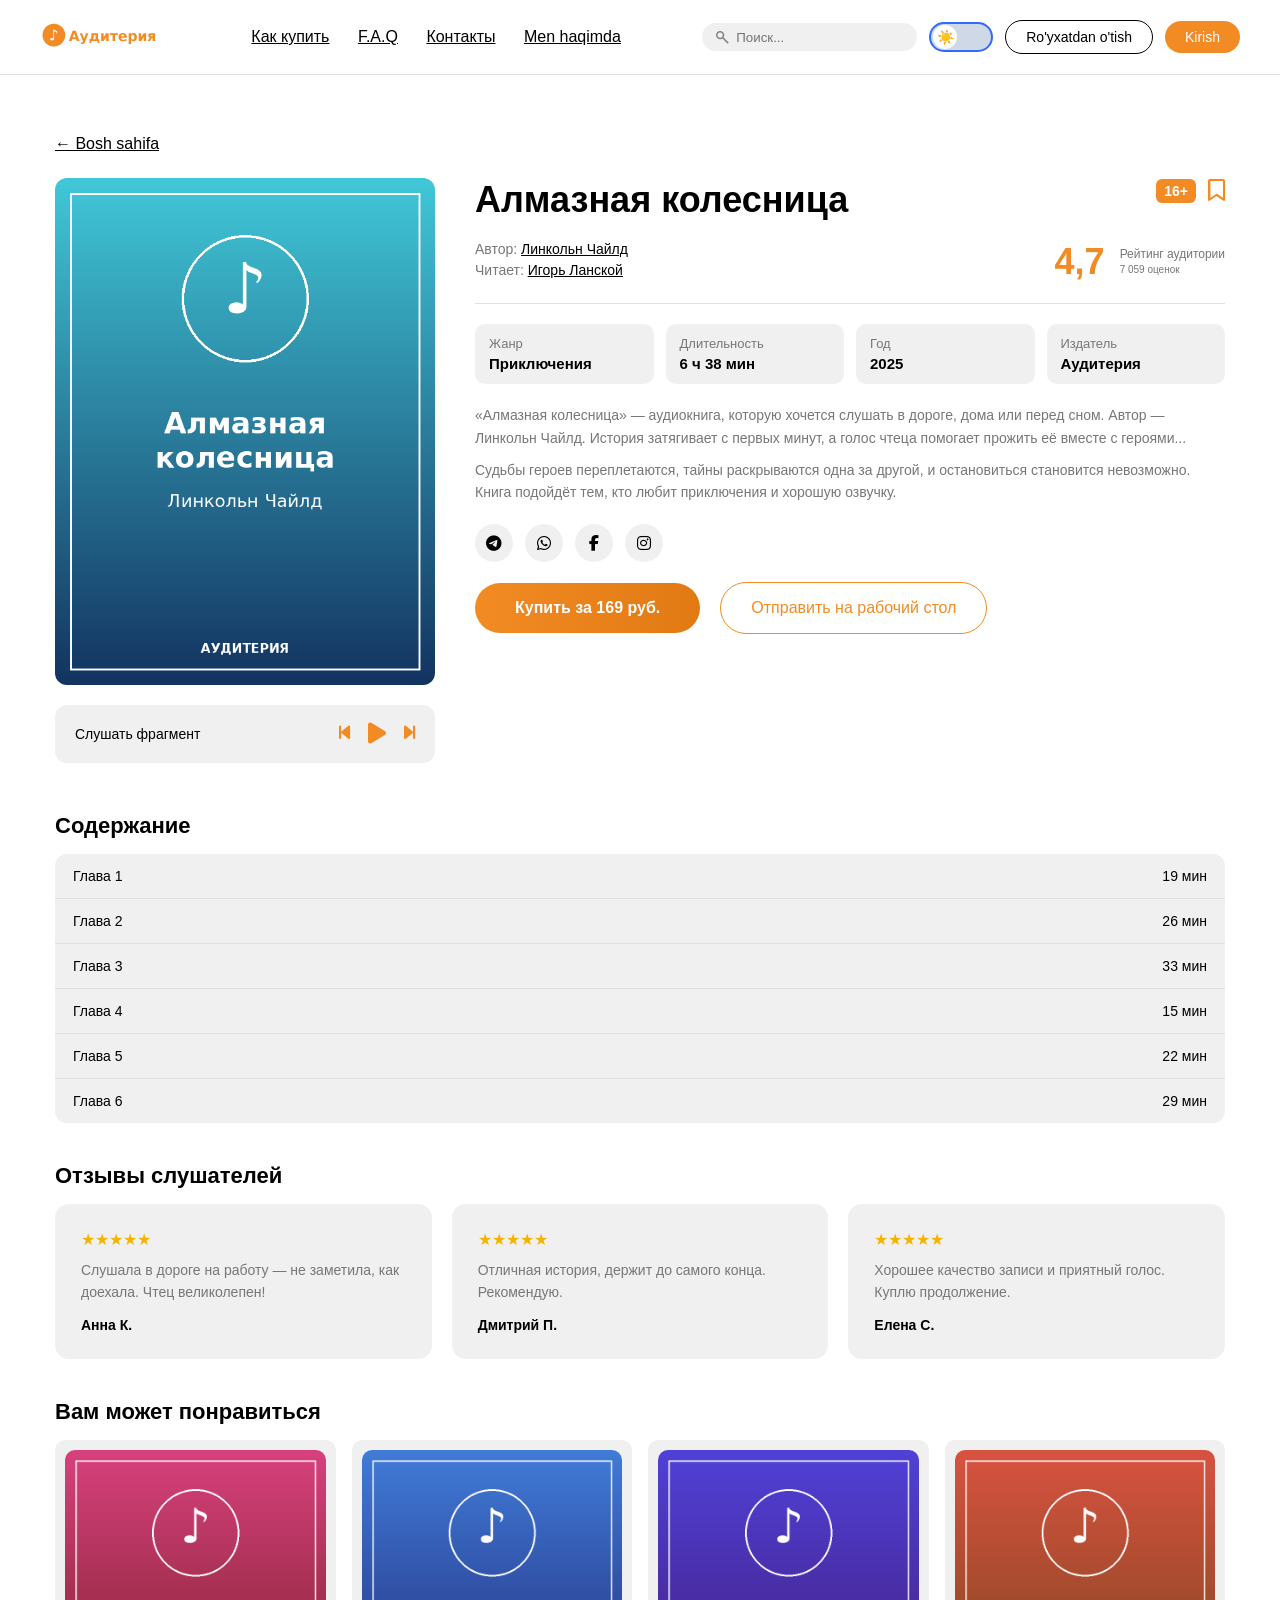
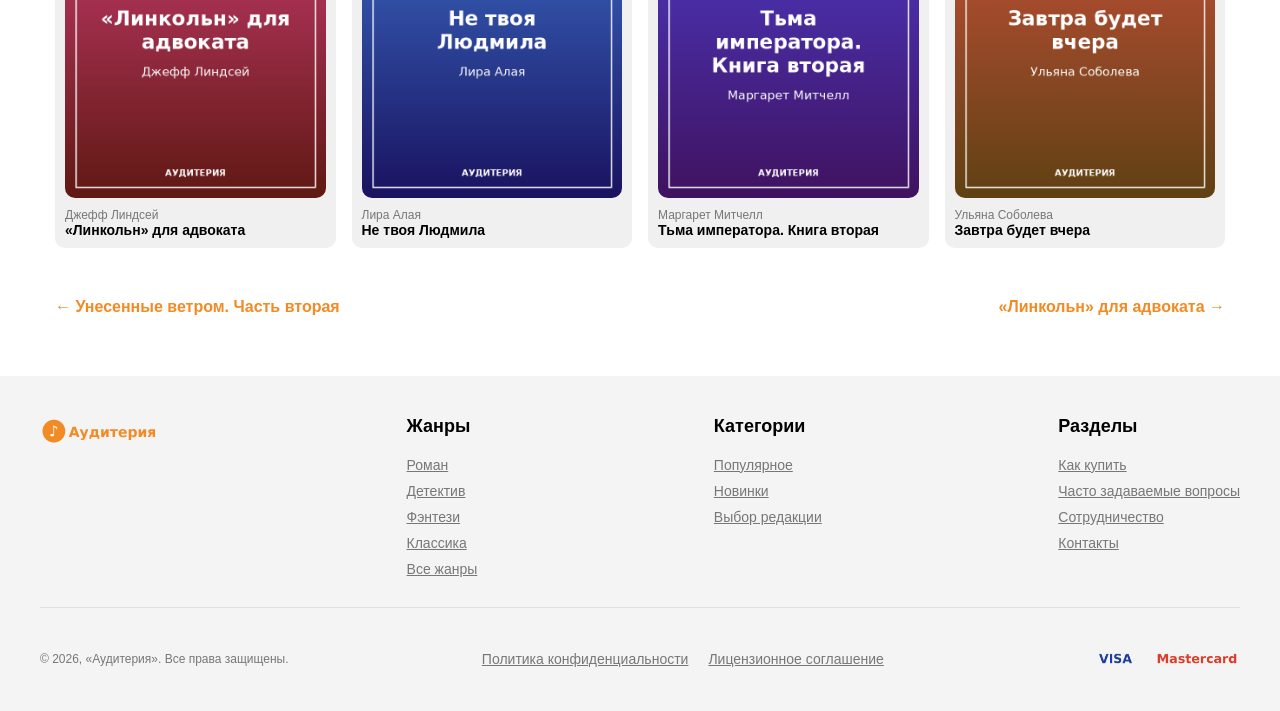
<file: 7-kitob/7-kitob.html>
<!DOCTYPE html>
<html lang="ru">
<head>
  <meta charset="UTF-8">
  <meta name="viewport" content="width=device-width, initial-scale=1.0">
  <title>Алмазная колесница — Аудитерия</title>
  <link rel="stylesheet" href="../style.css">
  <link rel="stylesheet" href="https://cdnjs.cloudflare.com/ajax/libs/font-awesome/6.4.0/css/all.min.css">
</head>
<body>

  <header class="header">
    <a class="logo" href="../index.html"><img src="../images/Group 16015.png" alt="Аудитерия"></a>
    <nav class="header-nav">
      <a href="../kak-kupit/kak-kupit.html">Как купить</a>
      <a href="../faq/faq.html">F.A.Q</a>
      <a href="../kontakty/kontakty.html">Контакты</a>
      <a href="../men-haqimda/men-haqimda.html">Men haqimda</a>
    </nav>
    <div class="header-right">
      <div class="search-box"><img src="../images/Icon (8).png" alt=""><input type="text" placeholder="Поиск..."></div>
      <input type="checkbox" id="theme" class="theme-toggle">
      <label for="theme" class="theme-label" title="Dark mode" aria-label="Dark mode"></label>
      <input type="checkbox" id="reg-toggle" class="modal-toggle">
      <label for="reg-toggle" class="btn-outline">Ro'yxatdan o'tish</label>
      <div class="modal">
        <label for="reg-toggle" class="modal-overlay"></label>
        <div class="modal-content">
          <label for="reg-toggle" class="close-btn" title="Yopish">×</label>
          <h2>Ro'yxatdan o'tish</h2>
          <form>
            <input type="text" placeholder="Ismingiz" required>
            <input type="text" placeholder="Familiyangiz" required>
            <input type="email" placeholder="Emailingiz" required>
            <input type="password" placeholder="Parolingiz" required>
            <button type="submit">Ro'yxatdan o'tish</button>
          </form>
        </div>
      </div>
      <input type="checkbox" id="login-toggle" class="modal-toggle">
      <label for="login-toggle" class="btn-filled">Kirish</label>
      <div class="modal">
        <label for="login-toggle" class="modal-overlay"></label>
        <div class="modal-content">
          <label for="login-toggle" class="close-btn" title="Yopish">×</label>
          <h2>Kirish</h2>
          <form>
            <input type="email" placeholder="Emailingiz" required>
            <input type="password" placeholder="Parolingiz" required>
            <button type="submit">Kirish</button>
          </form>
        </div>
      </div>
    </div>
  </header>

  <section class="audiobook-section">
    <div class="container">
      <p style="margin-bottom:25px"><a href="../index.html">← Bosh sahifa</a></p>
      <div class="audiobook-wrapper">
        <div class="audiobook-left">
          <div class="audiobook-cover"><img src="../images/png (25).png" alt="Алмазная колесница"></div>
          <div class="audiobook-player">
            <button class="audiobook-player-text">Слушать фрагмент</button>
            <div class="audiobook-player-icons">
              <button class="audiobook-icon-btn" data-seek="-10" aria-label="Назад"><i class="fa-solid fa-backward-step"></i></button>
              <button class="audiobook-icon-btn audiobook-play" aria-label="Играть"><i class="fa-solid fa-play"></i></button>
              <button class="audiobook-icon-btn" data-seek="10" aria-label="Вперёд"><i class="fa-solid fa-forward-step"></i></button>
            </div>
          </div>
                  </div>
        <div class="audiobook-right">
          <div class="audiobook-title-row">
            <h2>Алмазная колесница</h2>
            <div class="audiobook-indicators"><span class="audiobook-age-tag">16+</span><span class="audiobook-bookmark-tag" style="cursor:pointer"><i class="fa-regular fa-bookmark"></i></span></div>
          </div>
          <div class="audiobook-info-row">
            <div class="audiobook-creators"><p>Автор: <a href="#">Линкольн Чайлд</a></p><p>Читает: <a href="#">Игорь Ланской</a></p></div>
            <div class="audiobook-rating-box"><span class="audiobook-rating-number">4,7</span><span class="audiobook-rating-desc">Рейтинг аудитории<br><small>7 059 оценок</small></span></div>
          </div>
          <div class="details">
            <div>Жанр<b>Приключения</b></div><div>Длительность<b>6 ч 38 мин</b></div><div>Год<b>2025</b></div><div>Издатель<b>Аудитерия</b></div>
          </div>
          <div class="audiobook-synopsis"><p>«Алмазная колесница» — аудиокнига, которую хочется слушать в дороге, дома или перед сном. Автор — Линкольн Чайлд. История затягивает с первых минут, а голос чтеца помогает прожить её вместе с героями...</p><p class="more-text">Судьбы героев переплетаются, тайны раскрываются одна за другой, и остановиться становится невозможно. Книга подойдёт тем, кто любит приключения и хорошую озвучку.</p></div>
          <div class="audiobook-social-links">
            <a href="#" class="audiobook-social-item" aria-label="Telegram"><i class="fa-brands fa-telegram"></i></a>
            <a href="#" class="audiobook-social-item" aria-label="WhatsApp"><i class="fa-brands fa-whatsapp"></i></a>
            <a href="#" class="audiobook-social-item" aria-label="Facebook"><i class="fa-brands fa-facebook-f"></i></a>
            <a href="#" class="audiobook-social-item" aria-label="Instagram"><i class="fa-brands fa-instagram"></i></a>
          </div>
          <div class="audiobook-buttons-row"><button class="audiobook-buy-btn">Купить за 169 руб.</button><button class="audiobook-desktop-btn">Отправить на рабочий стол</button></div>
        </div>
      </div>

      <div class="book-extra">
        <div class="reveal"><h3>Содержание</h3><ul class="chapters">
        <li><span>Глава 1</span><span>19 мин</span></li>
        <li><span>Глава 2</span><span>26 мин</span></li>
        <li><span>Глава 3</span><span>33 мин</span></li>
        <li><span>Глава 4</span><span>15 мин</span></li>
        <li><span>Глава 5</span><span>22 мин</span></li>
        <li><span>Глава 6</span><span>29 мин</span></li>
        </ul></div>
        <div class="reveal"><h3>Отзывы слушателей</h3><div class="reviews">
        <div class="review"><div class="stars">★★★★★</div><p>Слушала в дороге на работу — не заметила, как доехала. Чтец великолепен!</p><div class="who">Анна К.</div></div>
        <div class="review"><div class="stars">★★★★★</div><p>Отличная история, держит до самого конца. Рекомендую.</p><div class="who">Дмитрий П.</div></div>
        <div class="review"><div class="stars">★★★★★</div><p>Хорошее качество записи и приятный голос. Куплю продолжение.</p><div class="who">Елена С.</div></div>
        </div></div>
        <div class="reveal"><h3>Вам может понравиться</h3><div class="related">
        <a class="card" href="../8-kitob/8-kitob.html"><img src="../images/png (31).png" alt="«Линкольн» для адвоката"><p class="author">Джефф Линдсей</p><p class="title">«Линкольн» для адвоката</p></a>
        <a class="card" href="../9-kitob/9-kitob.html"><img src="../images/png (27).png" alt="Не твоя Людмила"><p class="author">Лира Алая</p><p class="title">Не твоя Людмила</p></a>
        <a class="card" href="../10-kitob/10-kitob.html"><img src="../images/png (28).png" alt="Тьма императора. Книга вторая"><p class="author">Маргарет Митчелл</p><p class="title">Тьма императора. Книга вторая</p></a>
        <a class="card" href="../1-kitob/1-kitob.html"><img src="../images/png (20).png" alt="Завтра будет вчера"><p class="author">Ульяна Соболева</p><p class="title">Завтра будет вчера</p></a>
        </div></div>
        <div class="book-nav"><a href="../6-kitob/6-kitob.html">← Унесенные ветром. Часть вторая</a><a href="../8-kitob/8-kitob.html">«Линкольн» для адвоката →</a></div>
      </div>
    </div>
  </section>

  <footer class="footer">
    <div class="footer-top">
      <div class="footer-brand"><img src="../images/Group 16015.png" alt="Аудитерия"></div>
      <div class="footer-col"><h3>Жанры</h3><a href="../index.html#novinki">Роман</a><a href="../index.html#novinki">Детектив</a><a href="../index.html#novinki">Фэнтези</a><a href="../index.html#novinki">Классика</a><a href="../index.html#novinki">Все жанры</a></div>
      <div class="footer-col"><h3>Категории</h3><a href="../index.html#popular">Популярное</a><a href="../index.html#novinki">Новинки</a><a href="../index.html#editor">Выбор редакции</a></div>
      <div class="footer-col"><h3>Разделы</h3><a href="../kak-kupit/kak-kupit.html">Как купить</a><a href="../faq/faq.html">Часто задаваемые вопросы</a><a href="../kontakty/kontakty.html">Сотрудничество</a><a href="../kontakty/kontakty.html">Контакты</a></div>
    </div>
    <hr class="footer-line" style="margin:0 0 20px">
    <div class="footer-bottom">
      <p>© 2026, «Аудитерия». Все права защищены.</p>
      <div class="footer-links"><a href="#">Политика конфиденциальности</a><a href="#">Лицензионное соглашение</a></div>
      <div class="footer-payments"><img src="../images/pngwing (1).png" alt="Visa"><img src="../images/pngwing (2).png" alt="Mastercard"></div>
    </div>
  </footer>

</body>
</html>
</file>
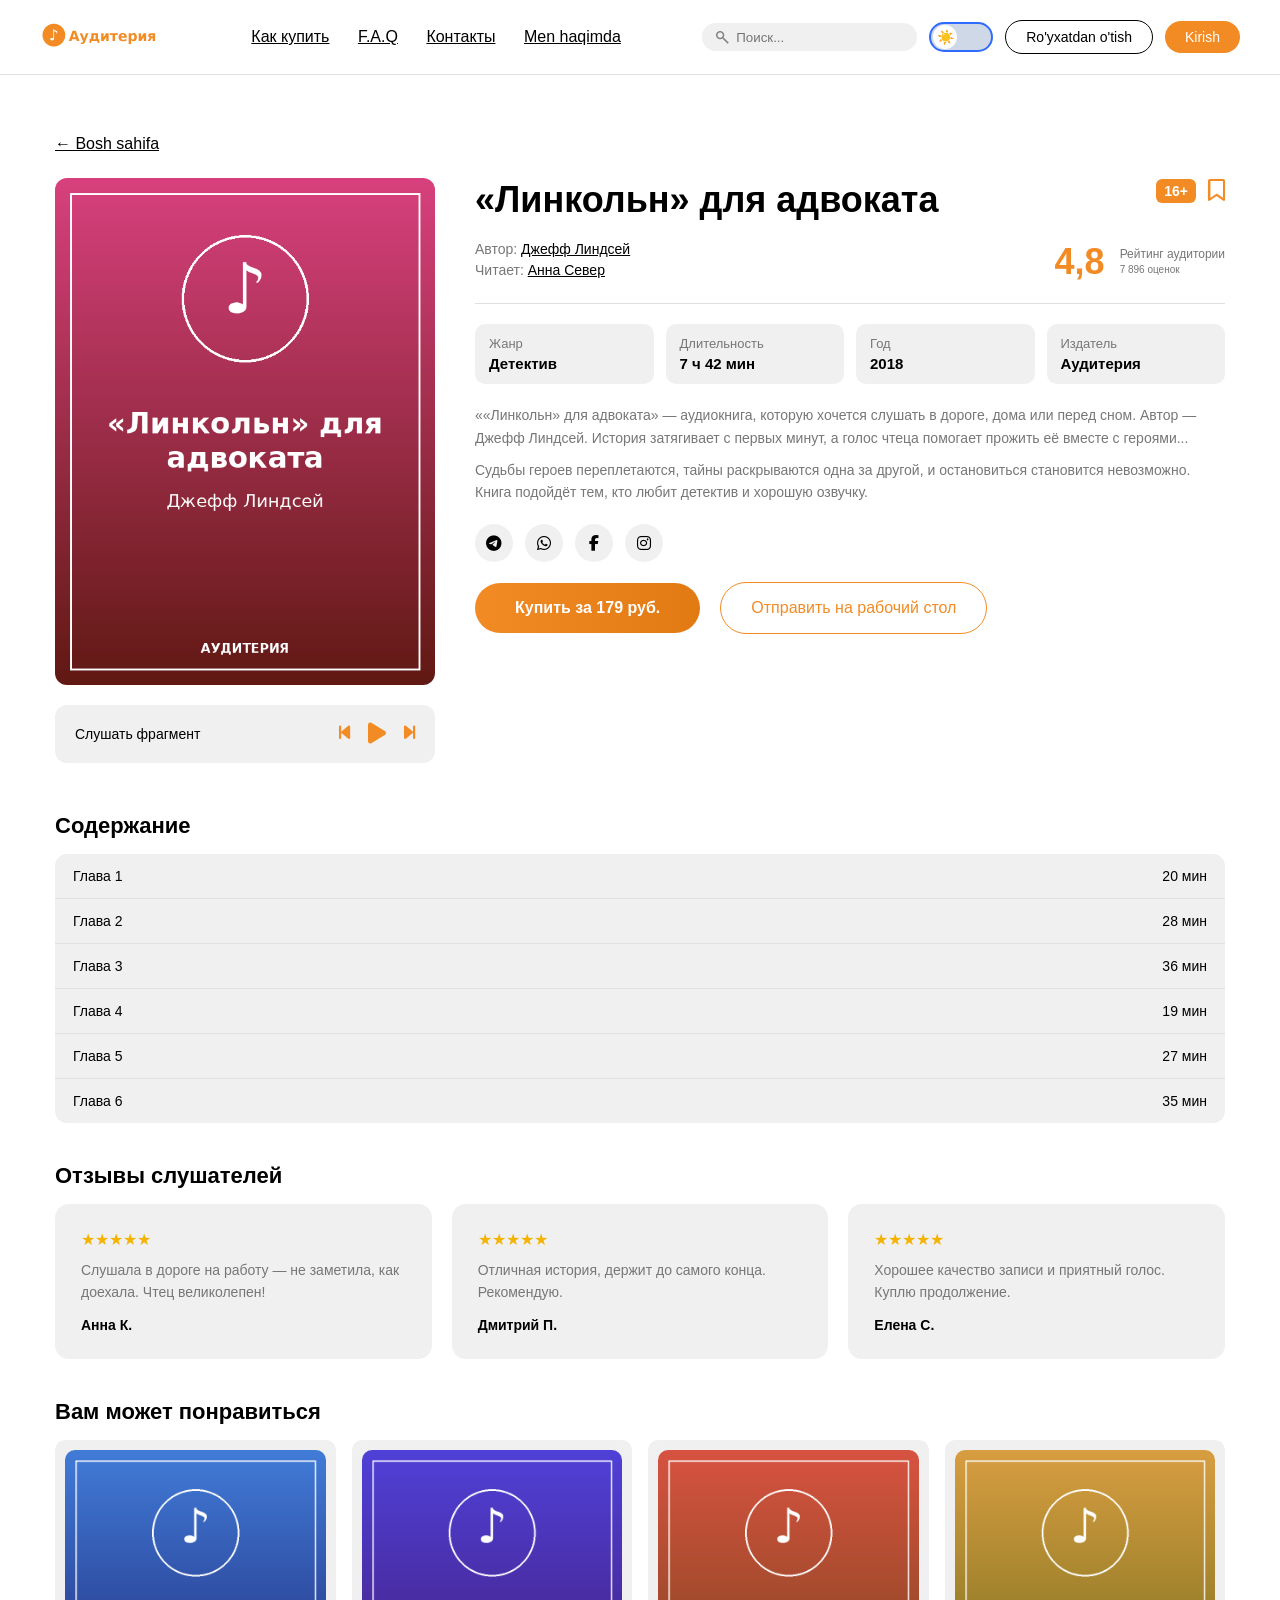
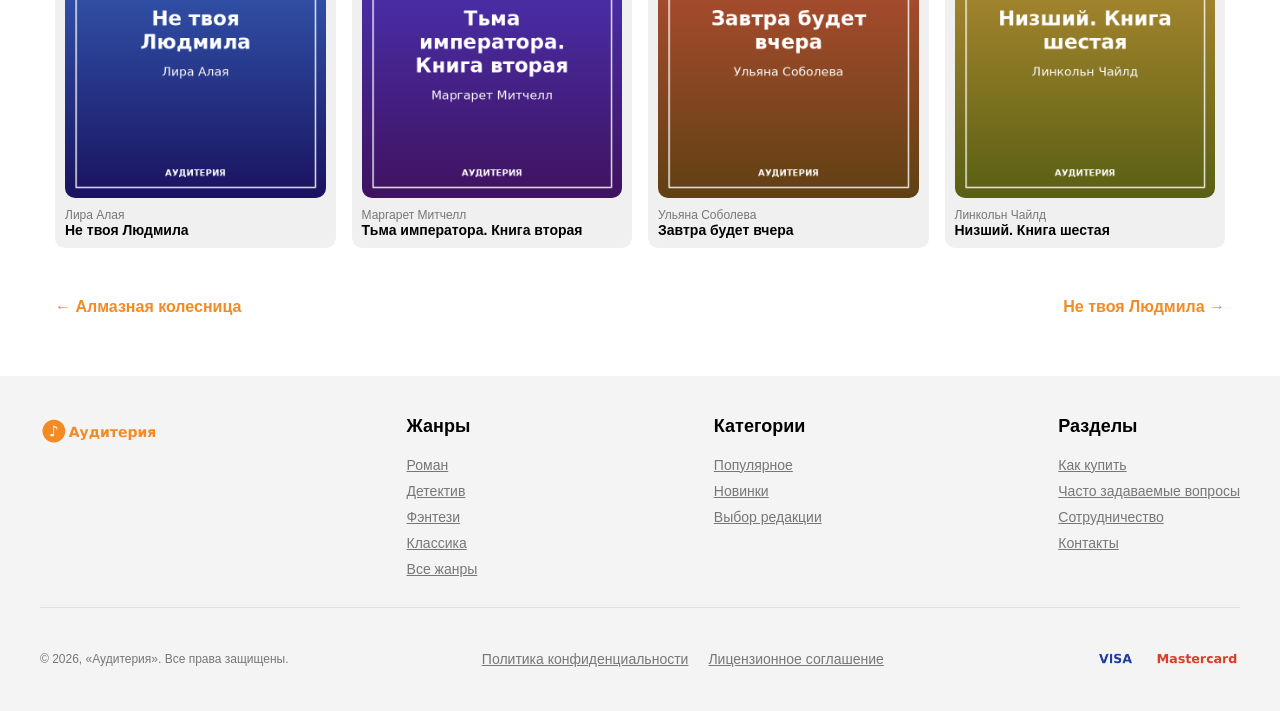
<file: 8-kitob/8-kitob.html>
<!DOCTYPE html>
<html lang="ru">
<head>
  <meta charset="UTF-8">
  <meta name="viewport" content="width=device-width, initial-scale=1.0">
  <title>«Линкольн» для адвоката — Аудитерия</title>
  <link rel="stylesheet" href="../style.css">
  <link rel="stylesheet" href="https://cdnjs.cloudflare.com/ajax/libs/font-awesome/6.4.0/css/all.min.css">
</head>
<body>

  <header class="header">
    <a class="logo" href="../index.html"><img src="../images/Group 16015.png" alt="Аудитерия"></a>
    <nav class="header-nav">
      <a href="../kak-kupit/kak-kupit.html">Как купить</a>
      <a href="../faq/faq.html">F.A.Q</a>
      <a href="../kontakty/kontakty.html">Контакты</a>
      <a href="../men-haqimda/men-haqimda.html">Men haqimda</a>
    </nav>
    <div class="header-right">
      <div class="search-box"><img src="../images/Icon (8).png" alt=""><input type="text" placeholder="Поиск..."></div>
      <input type="checkbox" id="theme" class="theme-toggle">
      <label for="theme" class="theme-label" title="Dark mode" aria-label="Dark mode"></label>
      <input type="checkbox" id="reg-toggle" class="modal-toggle">
      <label for="reg-toggle" class="btn-outline">Ro'yxatdan o'tish</label>
      <div class="modal">
        <label for="reg-toggle" class="modal-overlay"></label>
        <div class="modal-content">
          <label for="reg-toggle" class="close-btn" title="Yopish">×</label>
          <h2>Ro'yxatdan o'tish</h2>
          <form>
            <input type="text" placeholder="Ismingiz" required>
            <input type="text" placeholder="Familiyangiz" required>
            <input type="email" placeholder="Emailingiz" required>
            <input type="password" placeholder="Parolingiz" required>
            <button type="submit">Ro'yxatdan o'tish</button>
          </form>
        </div>
      </div>
      <input type="checkbox" id="login-toggle" class="modal-toggle">
      <label for="login-toggle" class="btn-filled">Kirish</label>
      <div class="modal">
        <label for="login-toggle" class="modal-overlay"></label>
        <div class="modal-content">
          <label for="login-toggle" class="close-btn" title="Yopish">×</label>
          <h2>Kirish</h2>
          <form>
            <input type="email" placeholder="Emailingiz" required>
            <input type="password" placeholder="Parolingiz" required>
            <button type="submit">Kirish</button>
          </form>
        </div>
      </div>
    </div>
  </header>

  <section class="audiobook-section">
    <div class="container">
      <p style="margin-bottom:25px"><a href="../index.html">← Bosh sahifa</a></p>
      <div class="audiobook-wrapper">
        <div class="audiobook-left">
          <div class="audiobook-cover"><img src="../images/png (31).png" alt="«Линкольн» для адвоката"></div>
          <div class="audiobook-player">
            <button class="audiobook-player-text">Слушать фрагмент</button>
            <div class="audiobook-player-icons">
              <button class="audiobook-icon-btn" data-seek="-10" aria-label="Назад"><i class="fa-solid fa-backward-step"></i></button>
              <button class="audiobook-icon-btn audiobook-play" aria-label="Играть"><i class="fa-solid fa-play"></i></button>
              <button class="audiobook-icon-btn" data-seek="10" aria-label="Вперёд"><i class="fa-solid fa-forward-step"></i></button>
            </div>
          </div>
                  </div>
        <div class="audiobook-right">
          <div class="audiobook-title-row">
            <h2>«Линкольн» для адвоката</h2>
            <div class="audiobook-indicators"><span class="audiobook-age-tag">16+</span><span class="audiobook-bookmark-tag" style="cursor:pointer"><i class="fa-regular fa-bookmark"></i></span></div>
          </div>
          <div class="audiobook-info-row">
            <div class="audiobook-creators"><p>Автор: <a href="#">Джефф Линдсей</a></p><p>Читает: <a href="#">Анна Север</a></p></div>
            <div class="audiobook-rating-box"><span class="audiobook-rating-number">4,8</span><span class="audiobook-rating-desc">Рейтинг аудитории<br><small>7 896 оценок</small></span></div>
          </div>
          <div class="details">
            <div>Жанр<b>Детектив</b></div><div>Длительность<b>7 ч 42 мин</b></div><div>Год<b>2018</b></div><div>Издатель<b>Аудитерия</b></div>
          </div>
          <div class="audiobook-synopsis"><p>««Линкольн» для адвоката» — аудиокнига, которую хочется слушать в дороге, дома или перед сном. Автор — Джефф Линдсей. История затягивает с первых минут, а голос чтеца помогает прожить её вместе с героями...</p><p class="more-text">Судьбы героев переплетаются, тайны раскрываются одна за другой, и остановиться становится невозможно. Книга подойдёт тем, кто любит детектив и хорошую озвучку.</p></div>
          <div class="audiobook-social-links">
            <a href="#" class="audiobook-social-item" aria-label="Telegram"><i class="fa-brands fa-telegram"></i></a>
            <a href="#" class="audiobook-social-item" aria-label="WhatsApp"><i class="fa-brands fa-whatsapp"></i></a>
            <a href="#" class="audiobook-social-item" aria-label="Facebook"><i class="fa-brands fa-facebook-f"></i></a>
            <a href="#" class="audiobook-social-item" aria-label="Instagram"><i class="fa-brands fa-instagram"></i></a>
          </div>
          <div class="audiobook-buttons-row"><button class="audiobook-buy-btn">Купить за 179 руб.</button><button class="audiobook-desktop-btn">Отправить на рабочий стол</button></div>
        </div>
      </div>

      <div class="book-extra">
        <div class="reveal"><h3>Содержание</h3><ul class="chapters">
        <li><span>Глава 1</span><span>20 мин</span></li>
        <li><span>Глава 2</span><span>28 мин</span></li>
        <li><span>Глава 3</span><span>36 мин</span></li>
        <li><span>Глава 4</span><span>19 мин</span></li>
        <li><span>Глава 5</span><span>27 мин</span></li>
        <li><span>Глава 6</span><span>35 мин</span></li>
        </ul></div>
        <div class="reveal"><h3>Отзывы слушателей</h3><div class="reviews">
        <div class="review"><div class="stars">★★★★★</div><p>Слушала в дороге на работу — не заметила, как доехала. Чтец великолепен!</p><div class="who">Анна К.</div></div>
        <div class="review"><div class="stars">★★★★★</div><p>Отличная история, держит до самого конца. Рекомендую.</p><div class="who">Дмитрий П.</div></div>
        <div class="review"><div class="stars">★★★★★</div><p>Хорошее качество записи и приятный голос. Куплю продолжение.</p><div class="who">Елена С.</div></div>
        </div></div>
        <div class="reveal"><h3>Вам может понравиться</h3><div class="related">
        <a class="card" href="../9-kitob/9-kitob.html"><img src="../images/png (27).png" alt="Не твоя Людмила"><p class="author">Лира Алая</p><p class="title">Не твоя Людмила</p></a>
        <a class="card" href="../10-kitob/10-kitob.html"><img src="../images/png (28).png" alt="Тьма императора. Книга вторая"><p class="author">Маргарет Митчелл</p><p class="title">Тьма императора. Книга вторая</p></a>
        <a class="card" href="../1-kitob/1-kitob.html"><img src="../images/png (20).png" alt="Завтра будет вчера"><p class="author">Ульяна Соболева</p><p class="title">Завтра будет вчера</p></a>
        <a class="card" href="../2-kitob/2-kitob.html"><img src="../images/png (21).png" alt="Низший. Книга шестая"><p class="author">Линкольн Чайлд</p><p class="title">Низший. Книга шестая</p></a>
        </div></div>
        <div class="book-nav"><a href="../7-kitob/7-kitob.html">← Алмазная колесница</a><a href="../9-kitob/9-kitob.html">Не твоя Людмила →</a></div>
      </div>
    </div>
  </section>

  <footer class="footer">
    <div class="footer-top">
      <div class="footer-brand"><img src="../images/Group 16015.png" alt="Аудитерия"></div>
      <div class="footer-col"><h3>Жанры</h3><a href="../index.html#novinki">Роман</a><a href="../index.html#novinki">Детектив</a><a href="../index.html#novinki">Фэнтези</a><a href="../index.html#novinki">Классика</a><a href="../index.html#novinki">Все жанры</a></div>
      <div class="footer-col"><h3>Категории</h3><a href="../index.html#popular">Популярное</a><a href="../index.html#novinki">Новинки</a><a href="../index.html#editor">Выбор редакции</a></div>
      <div class="footer-col"><h3>Разделы</h3><a href="../kak-kupit/kak-kupit.html">Как купить</a><a href="../faq/faq.html">Часто задаваемые вопросы</a><a href="../kontakty/kontakty.html">Сотрудничество</a><a href="../kontakty/kontakty.html">Контакты</a></div>
    </div>
    <hr class="footer-line" style="margin:0 0 20px">
    <div class="footer-bottom">
      <p>© 2026, «Аудитерия». Все права защищены.</p>
      <div class="footer-links"><a href="#">Политика конфиденциальности</a><a href="#">Лицензионное соглашение</a></div>
      <div class="footer-payments"><img src="../images/pngwing (1).png" alt="Visa"><img src="../images/pngwing (2).png" alt="Mastercard"></div>
    </div>
  </footer>

</body>
</html>
</file>
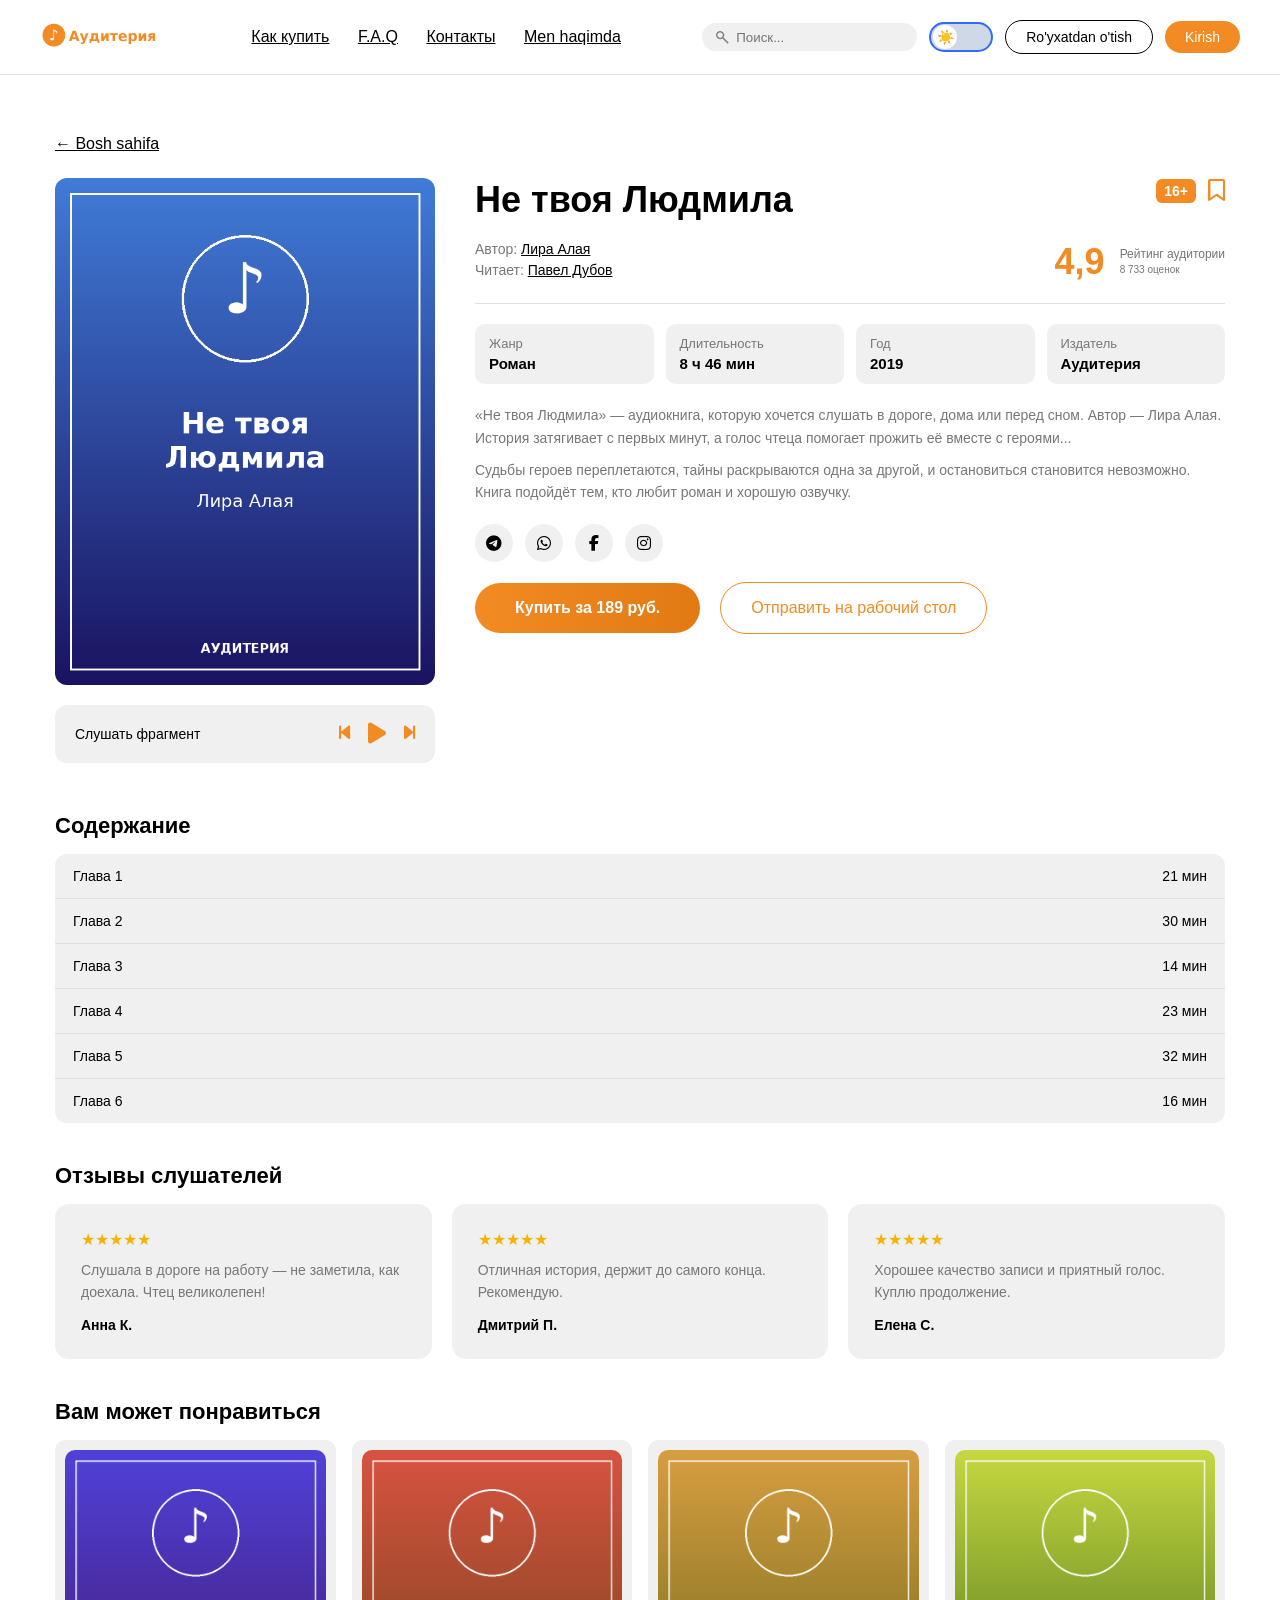
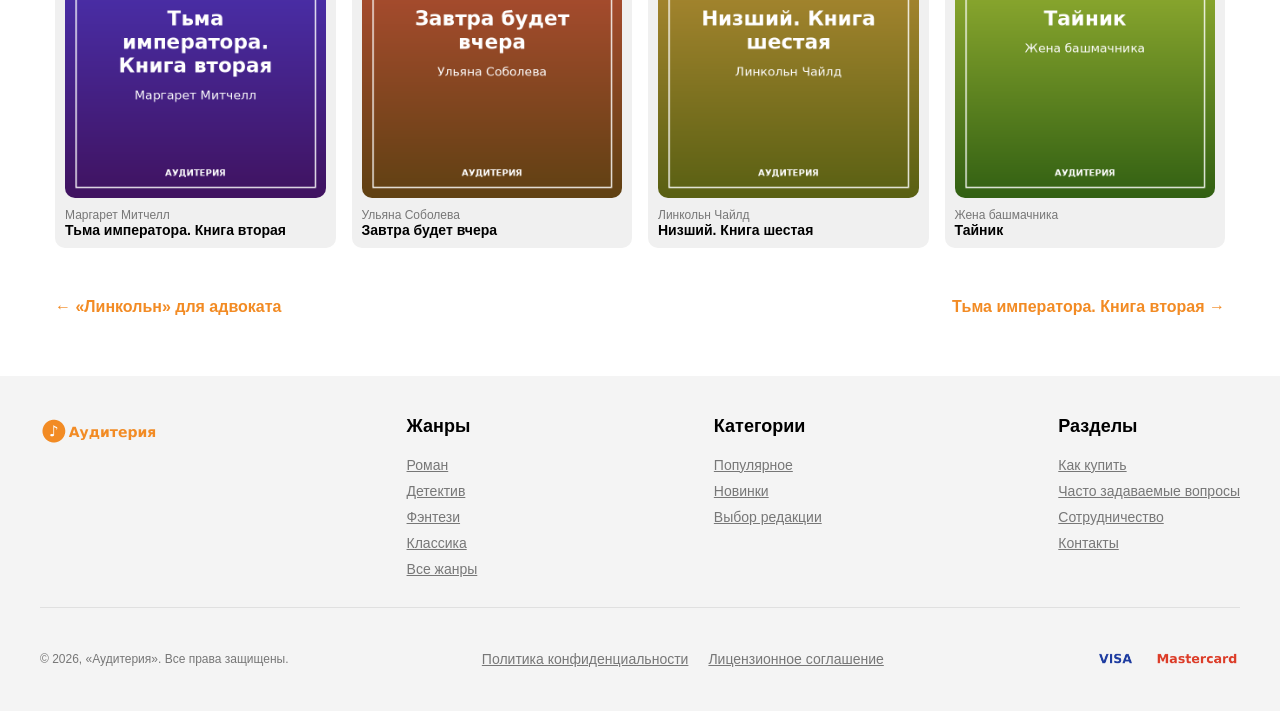
<file: 9-kitob/9-kitob.html>
<!DOCTYPE html>
<html lang="ru">
<head>
  <meta charset="UTF-8">
  <meta name="viewport" content="width=device-width, initial-scale=1.0">
  <title>Не твоя Людмила — Аудитерия</title>
  <link rel="stylesheet" href="../style.css">
  <link rel="stylesheet" href="https://cdnjs.cloudflare.com/ajax/libs/font-awesome/6.4.0/css/all.min.css">
</head>
<body>

  <header class="header">
    <a class="logo" href="../index.html"><img src="../images/Group 16015.png" alt="Аудитерия"></a>
    <nav class="header-nav">
      <a href="../kak-kupit/kak-kupit.html">Как купить</a>
      <a href="../faq/faq.html">F.A.Q</a>
      <a href="../kontakty/kontakty.html">Контакты</a>
      <a href="../men-haqimda/men-haqimda.html">Men haqimda</a>
    </nav>
    <div class="header-right">
      <div class="search-box"><img src="../images/Icon (8).png" alt=""><input type="text" placeholder="Поиск..."></div>
      <input type="checkbox" id="theme" class="theme-toggle">
      <label for="theme" class="theme-label" title="Dark mode" aria-label="Dark mode"></label>
      <input type="checkbox" id="reg-toggle" class="modal-toggle">
      <label for="reg-toggle" class="btn-outline">Ro'yxatdan o'tish</label>
      <div class="modal">
        <label for="reg-toggle" class="modal-overlay"></label>
        <div class="modal-content">
          <label for="reg-toggle" class="close-btn" title="Yopish">×</label>
          <h2>Ro'yxatdan o'tish</h2>
          <form>
            <input type="text" placeholder="Ismingiz" required>
            <input type="text" placeholder="Familiyangiz" required>
            <input type="email" placeholder="Emailingiz" required>
            <input type="password" placeholder="Parolingiz" required>
            <button type="submit">Ro'yxatdan o'tish</button>
          </form>
        </div>
      </div>
      <input type="checkbox" id="login-toggle" class="modal-toggle">
      <label for="login-toggle" class="btn-filled">Kirish</label>
      <div class="modal">
        <label for="login-toggle" class="modal-overlay"></label>
        <div class="modal-content">
          <label for="login-toggle" class="close-btn" title="Yopish">×</label>
          <h2>Kirish</h2>
          <form>
            <input type="email" placeholder="Emailingiz" required>
            <input type="password" placeholder="Parolingiz" required>
            <button type="submit">Kirish</button>
          </form>
        </div>
      </div>
    </div>
  </header>

  <section class="audiobook-section">
    <div class="container">
      <p style="margin-bottom:25px"><a href="../index.html">← Bosh sahifa</a></p>
      <div class="audiobook-wrapper">
        <div class="audiobook-left">
          <div class="audiobook-cover"><img src="../images/png (27).png" alt="Не твоя Людмила"></div>
          <div class="audiobook-player">
            <button class="audiobook-player-text">Слушать фрагмент</button>
            <div class="audiobook-player-icons">
              <button class="audiobook-icon-btn" data-seek="-10" aria-label="Назад"><i class="fa-solid fa-backward-step"></i></button>
              <button class="audiobook-icon-btn audiobook-play" aria-label="Играть"><i class="fa-solid fa-play"></i></button>
              <button class="audiobook-icon-btn" data-seek="10" aria-label="Вперёд"><i class="fa-solid fa-forward-step"></i></button>
            </div>
          </div>
                  </div>
        <div class="audiobook-right">
          <div class="audiobook-title-row">
            <h2>Не твоя Людмила</h2>
            <div class="audiobook-indicators"><span class="audiobook-age-tag">16+</span><span class="audiobook-bookmark-tag" style="cursor:pointer"><i class="fa-regular fa-bookmark"></i></span></div>
          </div>
          <div class="audiobook-info-row">
            <div class="audiobook-creators"><p>Автор: <a href="#">Лира Алая</a></p><p>Читает: <a href="#">Павел Дубов</a></p></div>
            <div class="audiobook-rating-box"><span class="audiobook-rating-number">4,9</span><span class="audiobook-rating-desc">Рейтинг аудитории<br><small>8 733 оценок</small></span></div>
          </div>
          <div class="details">
            <div>Жанр<b>Роман</b></div><div>Длительность<b>8 ч 46 мин</b></div><div>Год<b>2019</b></div><div>Издатель<b>Аудитерия</b></div>
          </div>
          <div class="audiobook-synopsis"><p>«Не твоя Людмила» — аудиокнига, которую хочется слушать в дороге, дома или перед сном. Автор — Лира Алая. История затягивает с первых минут, а голос чтеца помогает прожить её вместе с героями...</p><p class="more-text">Судьбы героев переплетаются, тайны раскрываются одна за другой, и остановиться становится невозможно. Книга подойдёт тем, кто любит роман и хорошую озвучку.</p></div>
          <div class="audiobook-social-links">
            <a href="#" class="audiobook-social-item" aria-label="Telegram"><i class="fa-brands fa-telegram"></i></a>
            <a href="#" class="audiobook-social-item" aria-label="WhatsApp"><i class="fa-brands fa-whatsapp"></i></a>
            <a href="#" class="audiobook-social-item" aria-label="Facebook"><i class="fa-brands fa-facebook-f"></i></a>
            <a href="#" class="audiobook-social-item" aria-label="Instagram"><i class="fa-brands fa-instagram"></i></a>
          </div>
          <div class="audiobook-buttons-row"><button class="audiobook-buy-btn">Купить за 189 руб.</button><button class="audiobook-desktop-btn">Отправить на рабочий стол</button></div>
        </div>
      </div>

      <div class="book-extra">
        <div class="reveal"><h3>Содержание</h3><ul class="chapters">
        <li><span>Глава 1</span><span>21 мин</span></li>
        <li><span>Глава 2</span><span>30 мин</span></li>
        <li><span>Глава 3</span><span>14 мин</span></li>
        <li><span>Глава 4</span><span>23 мин</span></li>
        <li><span>Глава 5</span><span>32 мин</span></li>
        <li><span>Глава 6</span><span>16 мин</span></li>
        </ul></div>
        <div class="reveal"><h3>Отзывы слушателей</h3><div class="reviews">
        <div class="review"><div class="stars">★★★★★</div><p>Слушала в дороге на работу — не заметила, как доехала. Чтец великолепен!</p><div class="who">Анна К.</div></div>
        <div class="review"><div class="stars">★★★★★</div><p>Отличная история, держит до самого конца. Рекомендую.</p><div class="who">Дмитрий П.</div></div>
        <div class="review"><div class="stars">★★★★★</div><p>Хорошее качество записи и приятный голос. Куплю продолжение.</p><div class="who">Елена С.</div></div>
        </div></div>
        <div class="reveal"><h3>Вам может понравиться</h3><div class="related">
        <a class="card" href="../10-kitob/10-kitob.html"><img src="../images/png (28).png" alt="Тьма императора. Книга вторая"><p class="author">Маргарет Митчелл</p><p class="title">Тьма императора. Книга вторая</p></a>
        <a class="card" href="../1-kitob/1-kitob.html"><img src="../images/png (20).png" alt="Завтра будет вчера"><p class="author">Ульяна Соболева</p><p class="title">Завтра будет вчера</p></a>
        <a class="card" href="../2-kitob/2-kitob.html"><img src="../images/png (21).png" alt="Низший. Книга шестая"><p class="author">Линкольн Чайлд</p><p class="title">Низший. Книга шестая</p></a>
        <a class="card" href="../3-kitob/3-kitob.html"><img src="../images/01 (2).png" alt="Тайник"><p class="author">Жена башмачника</p><p class="title">Тайник</p></a>
        </div></div>
        <div class="book-nav"><a href="../8-kitob/8-kitob.html">← «Линкольн» для адвоката</a><a href="../10-kitob/10-kitob.html">Тьма императора. Книга вторая →</a></div>
      </div>
    </div>
  </section>

  <footer class="footer">
    <div class="footer-top">
      <div class="footer-brand"><img src="../images/Group 16015.png" alt="Аудитерия"></div>
      <div class="footer-col"><h3>Жанры</h3><a href="../index.html#novinki">Роман</a><a href="../index.html#novinki">Детектив</a><a href="../index.html#novinki">Фэнтези</a><a href="../index.html#novinki">Классика</a><a href="../index.html#novinki">Все жанры</a></div>
      <div class="footer-col"><h3>Категории</h3><a href="../index.html#popular">Популярное</a><a href="../index.html#novinki">Новинки</a><a href="../index.html#editor">Выбор редакции</a></div>
      <div class="footer-col"><h3>Разделы</h3><a href="../kak-kupit/kak-kupit.html">Как купить</a><a href="../faq/faq.html">Часто задаваемые вопросы</a><a href="../kontakty/kontakty.html">Сотрудничество</a><a href="../kontakty/kontakty.html">Контакты</a></div>
    </div>
    <hr class="footer-line" style="margin:0 0 20px">
    <div class="footer-bottom">
      <p>© 2026, «Аудитерия». Все права защищены.</p>
      <div class="footer-links"><a href="#">Политика конфиденциальности</a><a href="#">Лицензионное соглашение</a></div>
      <div class="footer-payments"><img src="../images/pngwing (1).png" alt="Visa"><img src="../images/pngwing (2).png" alt="Mastercard"></div>
    </div>
  </footer>

</body>
</html>
</file>
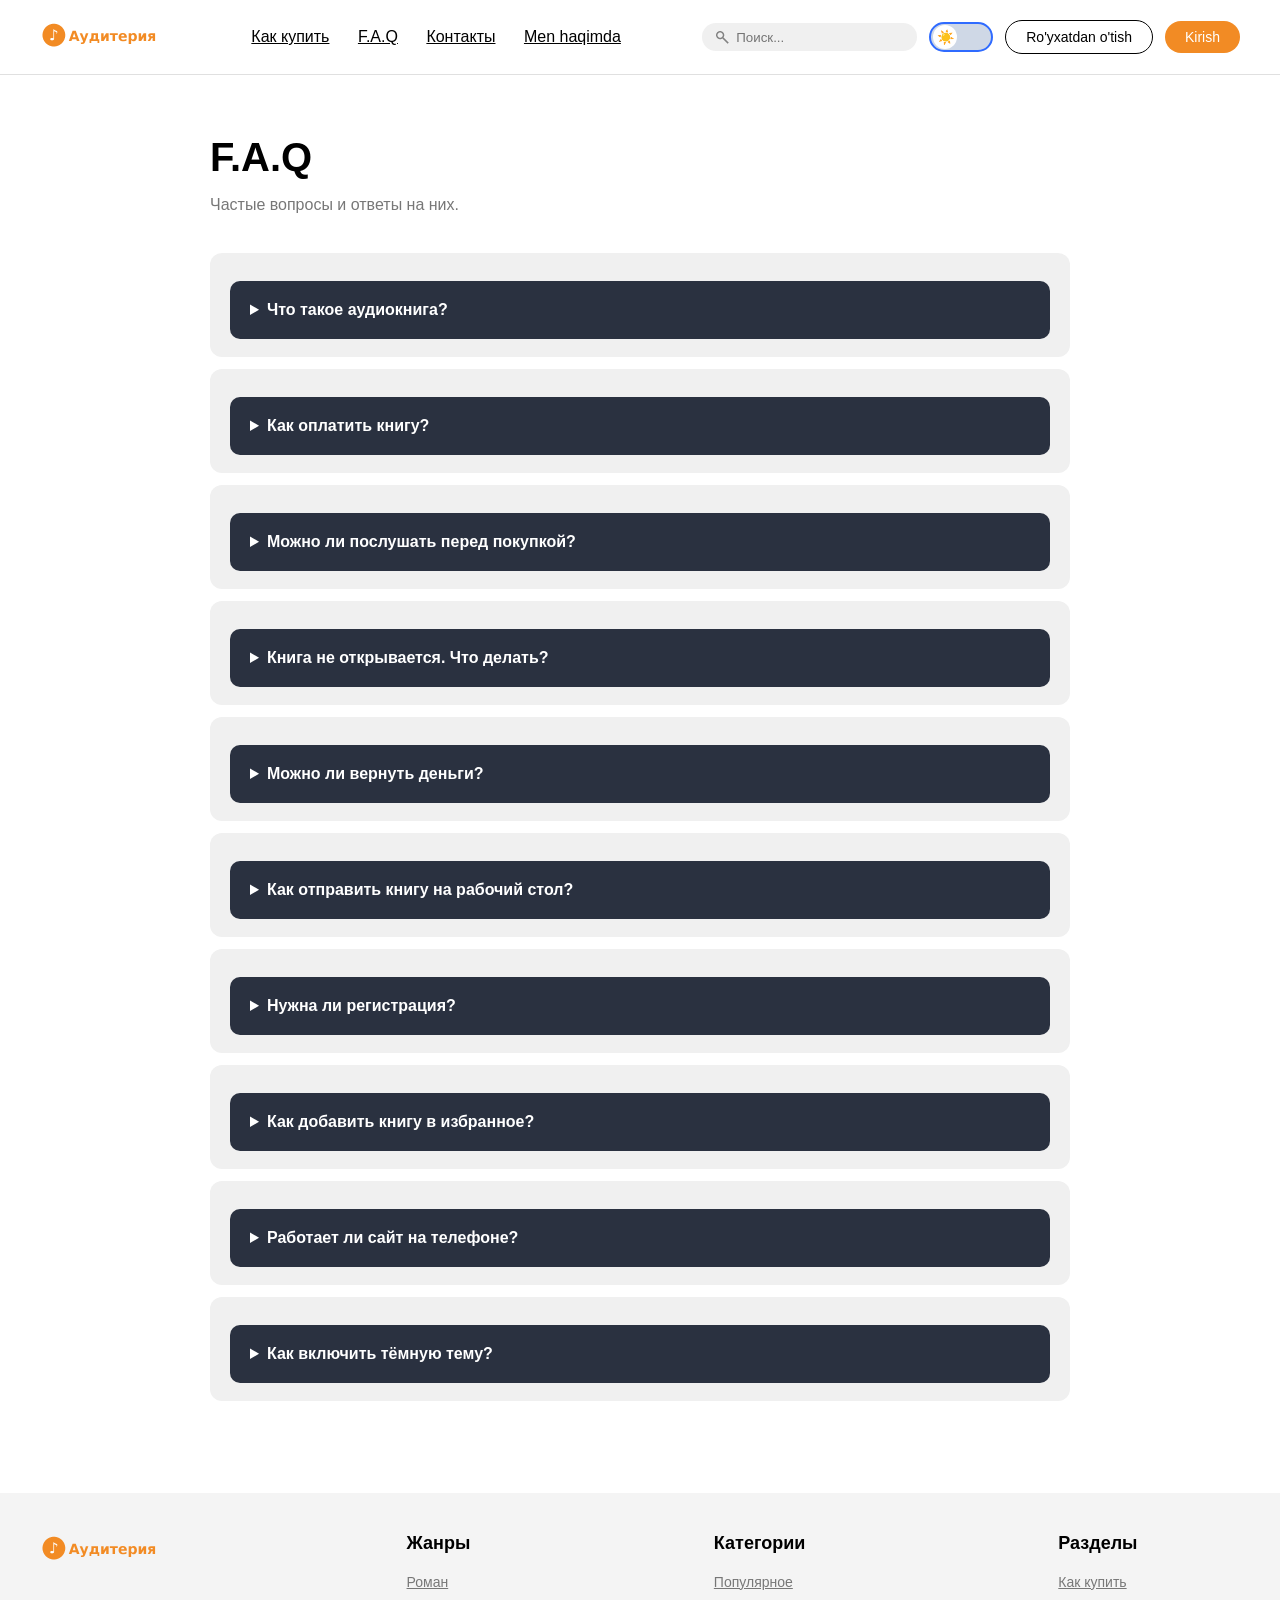
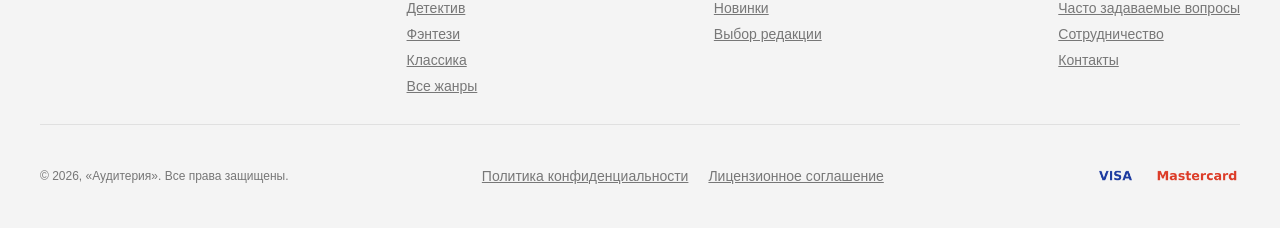
<file: faq/faq.html>
<!DOCTYPE html>
<html lang="ru">
<head>
  <meta charset="UTF-8">
  <meta name="viewport" content="width=device-width, initial-scale=1.0">
  <title>F.A.Q — Аудитерия</title>
  <link rel="stylesheet" href="../style.css">
  <link rel="stylesheet" href="https://cdnjs.cloudflare.com/ajax/libs/font-awesome/6.4.0/css/all.min.css">
</head>
<body>

  <header class="header">
    <a class="logo" href="../index.html"><img src="../images/Group 16015.png" alt="Аудитерия"></a>
    <nav class="header-nav">
      <a href="../kak-kupit/kak-kupit.html">Как купить</a>
      <a href="../faq/faq.html">F.A.Q</a>
      <a href="../kontakty/kontakty.html">Контакты</a>
      <a href="../men-haqimda/men-haqimda.html">Men haqimda</a>
    </nav>
    <div class="header-right">
      <div class="search-box"><img src="../images/Icon (8).png" alt=""><input type="text" placeholder="Поиск..."></div>
      <input type="checkbox" id="theme" class="theme-toggle">
      <label for="theme" class="theme-label" title="Dark mode" aria-label="Dark mode"></label>
      <input type="checkbox" id="reg-toggle" class="modal-toggle">
      <label for="reg-toggle" class="btn-outline">Ro'yxatdan o'tish</label>
      <div class="modal">
        <label for="reg-toggle" class="modal-overlay"></label>
        <div class="modal-content">
          <label for="reg-toggle" class="close-btn" title="Yopish">×</label>
          <h2>Ro'yxatdan o'tish</h2>
          <form>
            <input type="text" placeholder="Ismingiz" required>
            <input type="text" placeholder="Familiyangiz" required>
            <input type="email" placeholder="Emailingiz" required>
            <input type="password" placeholder="Parolingiz" required>
            <button type="submit">Ro'yxatdan o'tish</button>
          </form>
        </div>
      </div>
      <input type="checkbox" id="login-toggle" class="modal-toggle">
      <label for="login-toggle" class="btn-filled">Kirish</label>
      <div class="modal">
        <label for="login-toggle" class="modal-overlay"></label>
        <div class="modal-content">
          <label for="login-toggle" class="close-btn" title="Yopish">×</label>
          <h2>Kirish</h2>
          <form>
            <input type="email" placeholder="Emailingiz" required>
            <input type="password" placeholder="Parolingiz" required>
            <button type="submit">Kirish</button>
          </form>
        </div>
      </div>
    </div>
  </header>

  <main class="page">
    <h1>F.A.Q</h1>
    <p class="lead">Частые вопросы и ответы на них.</p>
    <div class="faq">
      <details><summary>Что такое аудиокнига?</summary><p>Это книга, которую читает профессиональный чтец. Её можно слушать, занимаясь другими делами.</p></details>
      <details><summary>Как оплатить книгу?</summary><p>Картой Visa или Mastercard на странице книги. Оплата проходит через защищённый платёж.</p></details>
      <details><summary>Можно ли послушать перед покупкой?</summary><p>Да. На каждой странице есть кнопка «Слушать фрагмент».</p></details>
      <details><summary>Книга не открывается. Что делать?</summary><p>Обновите страницу и проверьте интернет. Если не помогло, напишите нам в разделе «Контакты».</p></details>
      <details><summary>Можно ли вернуть деньги?</summary><p>Да, в течение 14 дней, если вы прослушали не больше 20% книги.</p></details>
      <details><summary>Как отправить книгу на рабочий стол?</summary><p>На странице книги нажмите «Отправить на рабочий стол» и следуйте подсказке.</p></details>
      <details><summary>Нужна ли регистрация?</summary><p>Слушать фрагменты можно без регистрации. Для покупки и библиотеки нужен аккаунт.</p></details>
      <details><summary>Как добавить книгу в избранное?</summary><p>Нажмите на значок закладки справа от названия книги.</p></details>
      <details><summary>Работает ли сайт на телефоне?</summary><p>Да, сайт адаптирован под телефоны и планшеты.</p></details>
      <details><summary>Как включить тёмную тему?</summary><p>Нажмите на переключатель ☀ / 🌙 в шапке. Выбор запоминается.</p></details>
    </div>
  </main>

  <footer class="footer">
    <div class="footer-top">
      <div class="footer-brand"><img src="../images/Group 16015.png" alt="Аудитерия"></div>
      <div class="footer-col"><h3>Жанры</h3><a href="../index.html#novinki">Роман</a><a href="../index.html#novinki">Детектив</a><a href="../index.html#novinki">Фэнтези</a><a href="../index.html#novinki">Классика</a><a href="../index.html#novinki">Все жанры</a></div>
      <div class="footer-col"><h3>Категории</h3><a href="../index.html#popular">Популярное</a><a href="../index.html#novinki">Новинки</a><a href="../index.html#editor">Выбор редакции</a></div>
      <div class="footer-col"><h3>Разделы</h3><a href="../kak-kupit/kak-kupit.html">Как купить</a><a href="../faq/faq.html">Часто задаваемые вопросы</a><a href="../kontakty/kontakty.html">Сотрудничество</a><a href="../kontakty/kontakty.html">Контакты</a></div>
    </div>
    <hr class="footer-line" style="margin:0 0 20px">
    <div class="footer-bottom">
      <p>© 2026, «Аудитерия». Все права защищены.</p>
      <div class="footer-links"><a href="#">Политика конфиденциальности</a><a href="#">Лицензионное соглашение</a></div>
      <div class="footer-payments"><img src="../images/pngwing (1).png" alt="Visa"><img src="../images/pngwing (2).png" alt="Mastercard"></div>
    </div>
  </footer>

</body>
</html>
</file>
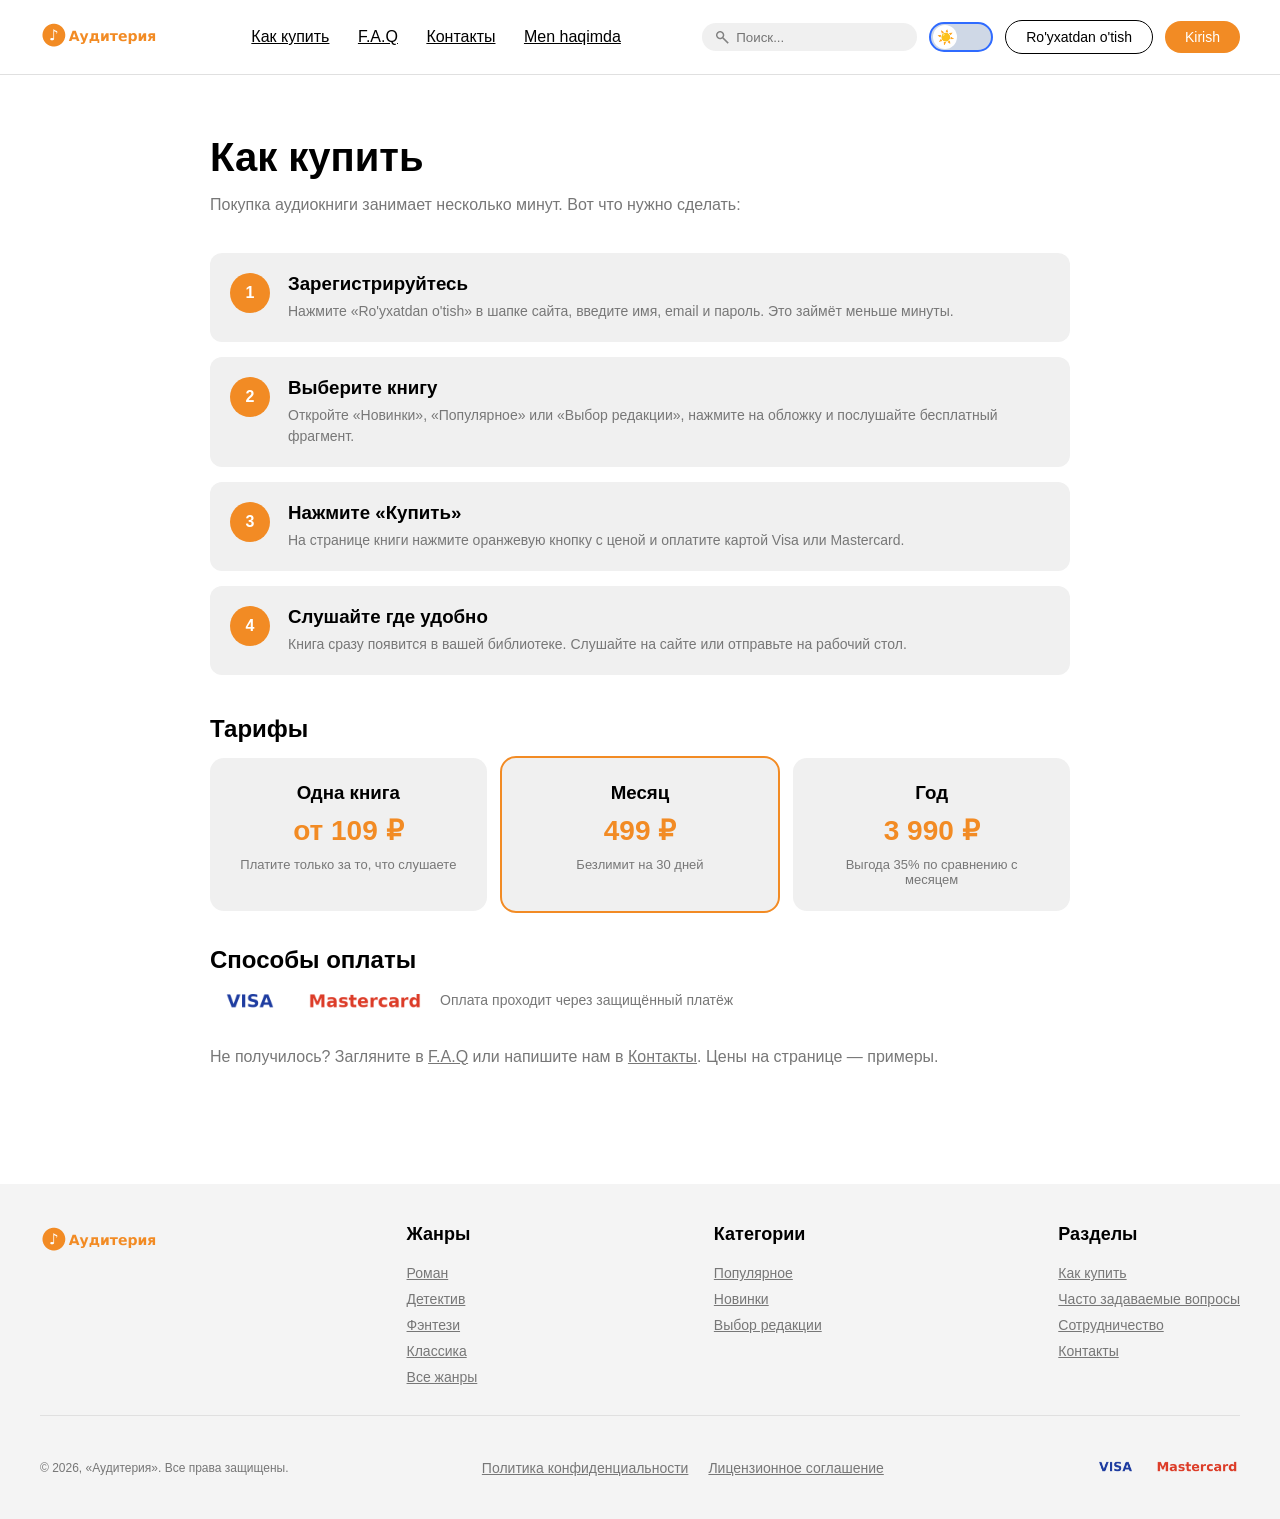
<file: kak-kupit/kak-kupit.html>
<!DOCTYPE html>
<html lang="ru">
<head>
  <meta charset="UTF-8">
  <meta name="viewport" content="width=device-width, initial-scale=1.0">
  <title>Как купить — Аудитерия</title>
  <link rel="stylesheet" href="../style.css">
  <link rel="stylesheet" href="https://cdnjs.cloudflare.com/ajax/libs/font-awesome/6.4.0/css/all.min.css">
</head>
<body>

  <header class="header">
    <a class="logo" href="../index.html"><img src="../images/Group 16015.png" alt="Аудитерия"></a>
    <nav class="header-nav">
      <a href="../kak-kupit/kak-kupit.html">Как купить</a>
      <a href="../faq/faq.html">F.A.Q</a>
      <a href="../kontakty/kontakty.html">Контакты</a>
      <a href="../men-haqimda/men-haqimda.html">Men haqimda</a>
    </nav>
    <div class="header-right">
      <div class="search-box"><img src="../images/Icon (8).png" alt=""><input type="text" placeholder="Поиск..."></div>
      <input type="checkbox" id="theme" class="theme-toggle">
      <label for="theme" class="theme-label" title="Dark mode" aria-label="Dark mode"></label>
      <input type="checkbox" id="reg-toggle" class="modal-toggle">
      <label for="reg-toggle" class="btn-outline">Ro'yxatdan o'tish</label>
      <div class="modal">
        <label for="reg-toggle" class="modal-overlay"></label>
        <div class="modal-content">
          <label for="reg-toggle" class="close-btn" title="Yopish">×</label>
          <h2>Ro'yxatdan o'tish</h2>
          <form>
            <input type="text" placeholder="Ismingiz" required>
            <input type="text" placeholder="Familiyangiz" required>
            <input type="email" placeholder="Emailingiz" required>
            <input type="password" placeholder="Parolingiz" required>
            <button type="submit">Ro'yxatdan o'tish</button>
          </form>
        </div>
      </div>
      <input type="checkbox" id="login-toggle" class="modal-toggle">
      <label for="login-toggle" class="btn-filled">Kirish</label>
      <div class="modal">
        <label for="login-toggle" class="modal-overlay"></label>
        <div class="modal-content">
          <label for="login-toggle" class="close-btn" title="Yopish">×</label>
          <h2>Kirish</h2>
          <form>
            <input type="email" placeholder="Emailingiz" required>
            <input type="password" placeholder="Parolingiz" required>
            <button type="submit">Kirish</button>
          </form>
        </div>
      </div>
    </div>
  </header>

  <main class="page">
    <h1>Как купить</h1>
    <p class="lead">Покупка аудиокниги занимает несколько минут. Вот что нужно сделать:</p>
    <div class="steps">
      <div class="step reveal"><div class="step-num">1</div><div><h3>Зарегистрируйтесь</h3><p>Нажмите «Ro'yxatdan o'tish» в шапке сайта, введите имя, email и пароль. Это займёт меньше минуты.</p></div></div>
      <div class="step reveal"><div class="step-num">2</div><div><h3>Выберите книгу</h3><p>Откройте «Новинки», «Популярное» или «Выбор редакции», нажмите на обложку и послушайте бесплатный фрагмент.</p></div></div>
      <div class="step reveal"><div class="step-num">3</div><div><h3>Нажмите «Купить»</h3><p>На странице книги нажмите оранжевую кнопку с ценой и оплатите картой Visa или Mastercard.</p></div></div>
      <div class="step reveal"><div class="step-num">4</div><div><h3>Слушайте где удобно</h3><p>Книга сразу появится в вашей библиотеке. Слушайте на сайте или отправьте на рабочий стол.</p></div></div>
    </div>
    <h2 style="margin:40px 0 5px">Тарифы</h2>
    <div class="plans">
      <div class="plan "><h3>Одна книга</h3><b>от 109 ₽</b><p>Платите только за то, что слушаете</p></div>
      <div class="plan best"><h3>Месяц</h3><b>499 ₽</b><p>Безлимит на 30 дней</p></div>
      <div class="plan "><h3>Год</h3><b>3 990 ₽</b><p>Выгода 35% по сравнению с месяцем</p></div>
    </div>
    <h2>Способы оплаты</h2>
    <div class="pay-row"><img src="../images/pngwing (1).png" alt="Visa"><img src="../images/pngwing (2).png" alt="Mastercard"><span style="color:var(--muted);font-size:14px">Оплата проходит через защищённый платёж</span></div>
    <p class="lead">Не получилось? Загляните в <a href="../faq/faq.html">F.A.Q</a> или напишите нам в <a href="../kontakty/kontakty.html">Контакты</a>. Цены на странице — примеры.</p>
  </main>

  <footer class="footer">
    <div class="footer-top">
      <div class="footer-brand"><img src="../images/Group 16015.png" alt="Аудитерия"></div>
      <div class="footer-col"><h3>Жанры</h3><a href="../index.html#novinki">Роман</a><a href="../index.html#novinki">Детектив</a><a href="../index.html#novinki">Фэнтези</a><a href="../index.html#novinki">Классика</a><a href="../index.html#novinki">Все жанры</a></div>
      <div class="footer-col"><h3>Категории</h3><a href="../index.html#popular">Популярное</a><a href="../index.html#novinki">Новинки</a><a href="../index.html#editor">Выбор редакции</a></div>
      <div class="footer-col"><h3>Разделы</h3><a href="../kak-kupit/kak-kupit.html">Как купить</a><a href="../faq/faq.html">Часто задаваемые вопросы</a><a href="../kontakty/kontakty.html">Сотрудничество</a><a href="../kontakty/kontakty.html">Контакты</a></div>
    </div>
    <hr class="footer-line" style="margin:0 0 20px">
    <div class="footer-bottom">
      <p>© 2026, «Аудитерия». Все права защищены.</p>
      <div class="footer-links"><a href="#">Политика конфиденциальности</a><a href="#">Лицензионное соглашение</a></div>
      <div class="footer-payments"><img src="../images/pngwing (1).png" alt="Visa"><img src="../images/pngwing (2).png" alt="Mastercard"></div>
    </div>
  </footer>

</body>
</html>
</file>
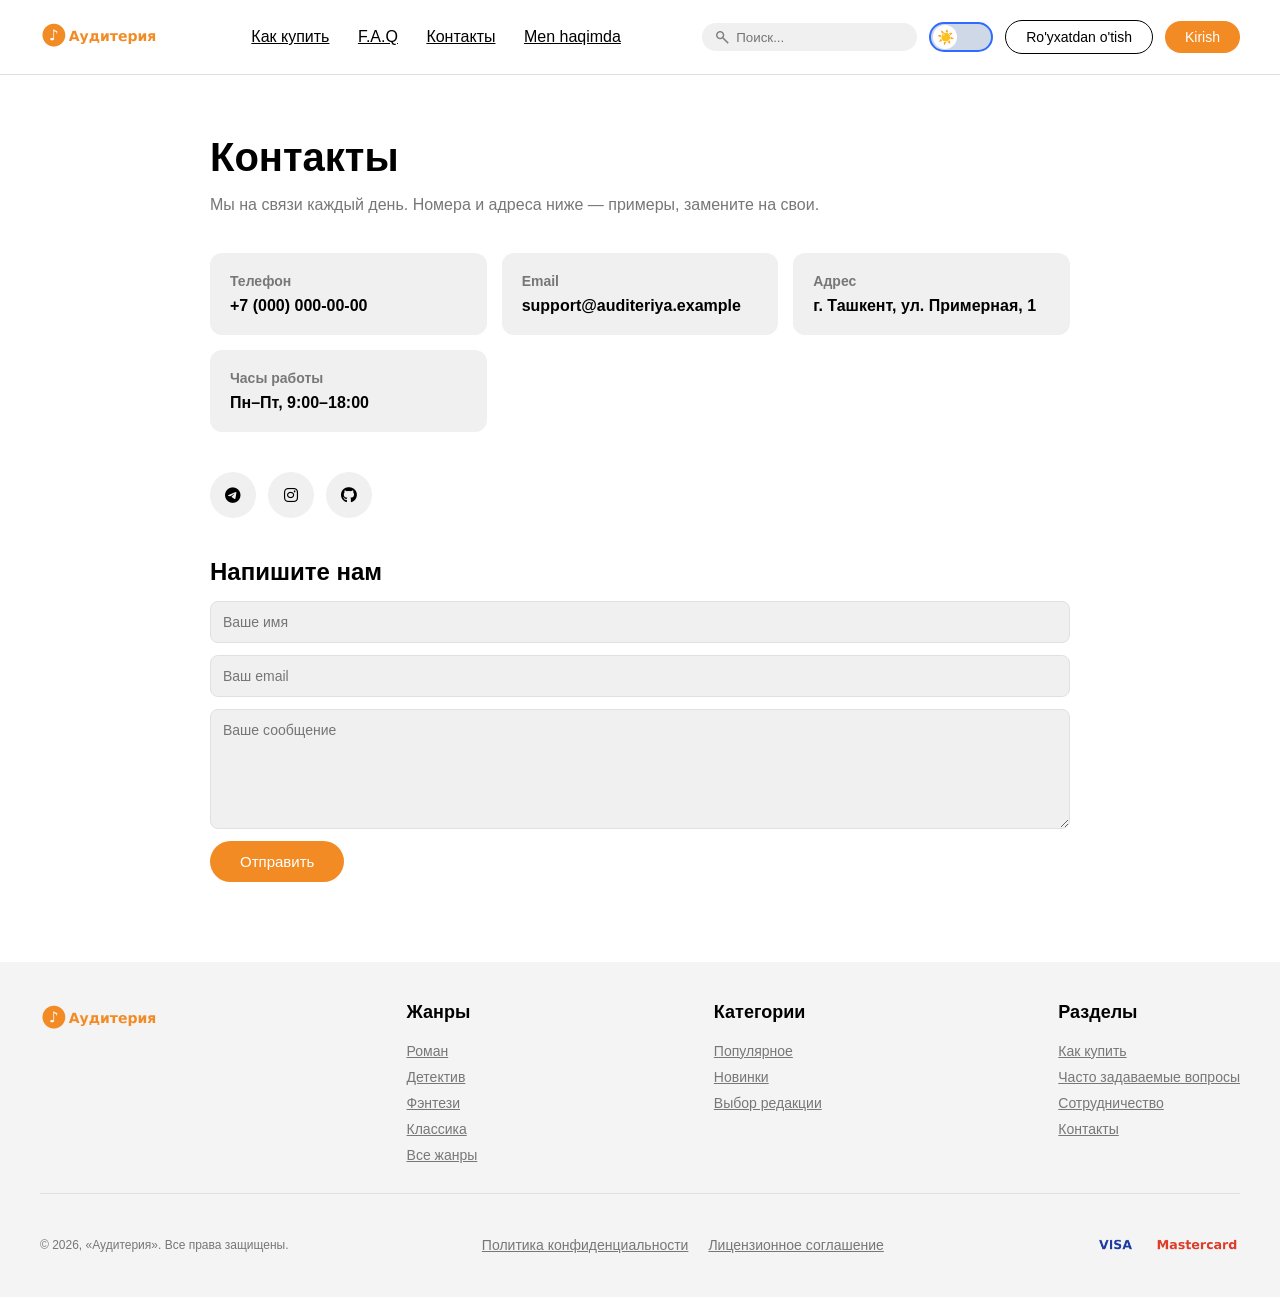
<file: kontakty/kontakty.html>
<!DOCTYPE html>
<html lang="ru">
<head>
  <meta charset="UTF-8">
  <meta name="viewport" content="width=device-width, initial-scale=1.0">
  <title>Контакты — Аудитерия</title>
  <link rel="stylesheet" href="../style.css">
  <link rel="stylesheet" href="https://cdnjs.cloudflare.com/ajax/libs/font-awesome/6.4.0/css/all.min.css">
</head>
<body>

  <header class="header">
    <a class="logo" href="../index.html"><img src="../images/Group 16015.png" alt="Аудитерия"></a>
    <nav class="header-nav">
      <a href="../kak-kupit/kak-kupit.html">Как купить</a>
      <a href="../faq/faq.html">F.A.Q</a>
      <a href="../kontakty/kontakty.html">Контакты</a>
      <a href="../men-haqimda/men-haqimda.html">Men haqimda</a>
    </nav>
    <div class="header-right">
      <div class="search-box"><img src="../images/Icon (8).png" alt=""><input type="text" placeholder="Поиск..."></div>
      <input type="checkbox" id="theme" class="theme-toggle">
      <label for="theme" class="theme-label" title="Dark mode" aria-label="Dark mode"></label>
      <input type="checkbox" id="reg-toggle" class="modal-toggle">
      <label for="reg-toggle" class="btn-outline">Ro'yxatdan o'tish</label>
      <div class="modal">
        <label for="reg-toggle" class="modal-overlay"></label>
        <div class="modal-content">
          <label for="reg-toggle" class="close-btn" title="Yopish">×</label>
          <h2>Ro'yxatdan o'tish</h2>
          <form>
            <input type="text" placeholder="Ismingiz" required>
            <input type="text" placeholder="Familiyangiz" required>
            <input type="email" placeholder="Emailingiz" required>
            <input type="password" placeholder="Parolingiz" required>
            <button type="submit">Ro'yxatdan o'tish</button>
          </form>
        </div>
      </div>
      <input type="checkbox" id="login-toggle" class="modal-toggle">
      <label for="login-toggle" class="btn-filled">Kirish</label>
      <div class="modal">
        <label for="login-toggle" class="modal-overlay"></label>
        <div class="modal-content">
          <label for="login-toggle" class="close-btn" title="Yopish">×</label>
          <h2>Kirish</h2>
          <form>
            <input type="email" placeholder="Emailingiz" required>
            <input type="password" placeholder="Parolingiz" required>
            <button type="submit">Kirish</button>
          </form>
        </div>
      </div>
    </div>
  </header>

  <main class="page">
    <h1>Контакты</h1>
    <p class="lead">Мы на связи каждый день. Номера и адреса ниже — примеры, замените на свои.</p>
    <div class="contact-grid">
      <div class="contact-card"><h3>Телефон</h3><a href="tel:+70000000000">+7 (000) 000-00-00</a></div>
      <div class="contact-card"><h3>Email</h3><a href="mailto:support@auditeriya.example">support@auditeriya.example</a></div>
      <div class="contact-card"><h3>Адрес</h3><p>г. Ташкент, ул. Примерная, 1</p></div>
      <div class="contact-card"><h3>Часы работы</h3><p>Пн–Пт, 9:00–18:00</p></div>
    </div>
    <div class="social-row">
      <a href="https://t.me/m1rb0n" target="_blank" rel="noopener noreferrer" aria-label="Telegram"><i class="fa-brands fa-telegram"></i></a>
      <a href="https://instagram.com/ib.ro.h.im" target="_blank" rel="noopener noreferrer" aria-label="Instagram"><i class="fa-brands fa-instagram"></i></a>
      <a href="https://github.com/ibrohim2013-frontend" target="_blank" rel="noopener noreferrer" aria-label="GitHub"><i class="fa-brands fa-github"></i></a>
    </div>
    <h2 style="margin-bottom:15px">Напишите нам</h2>
    <form class="contact-form" data-toast="Спасибо! Мы ответим вам в ближайшее время.">
      <input type="text" placeholder="Ваше имя" required>
      <input type="email" placeholder="Ваш email" required>
      <textarea placeholder="Ваше сообщение" required></textarea>
      <button type="submit">Отправить</button>
    </form>
  </main>

  <footer class="footer">
    <div class="footer-top">
      <div class="footer-brand"><img src="../images/Group 16015.png" alt="Аудитерия"></div>
      <div class="footer-col"><h3>Жанры</h3><a href="../index.html#novinki">Роман</a><a href="../index.html#novinki">Детектив</a><a href="../index.html#novinki">Фэнтези</a><a href="../index.html#novinki">Классика</a><a href="../index.html#novinki">Все жанры</a></div>
      <div class="footer-col"><h3>Категории</h3><a href="../index.html#popular">Популярное</a><a href="../index.html#novinki">Новинки</a><a href="../index.html#editor">Выбор редакции</a></div>
      <div class="footer-col"><h3>Разделы</h3><a href="../kak-kupit/kak-kupit.html">Как купить</a><a href="../faq/faq.html">Часто задаваемые вопросы</a><a href="../kontakty/kontakty.html">Сотрудничество</a><a href="../kontakty/kontakty.html">Контакты</a></div>
    </div>
    <hr class="footer-line" style="margin:0 0 20px">
    <div class="footer-bottom">
      <p>© 2026, «Аудитерия». Все права защищены.</p>
      <div class="footer-links"><a href="#">Политика конфиденциальности</a><a href="#">Лицензионное соглашение</a></div>
      <div class="footer-payments"><img src="../images/pngwing (1).png" alt="Visa"><img src="../images/pngwing (2).png" alt="Mastercard"></div>
    </div>
  </footer>

</body>
</html>
</file>
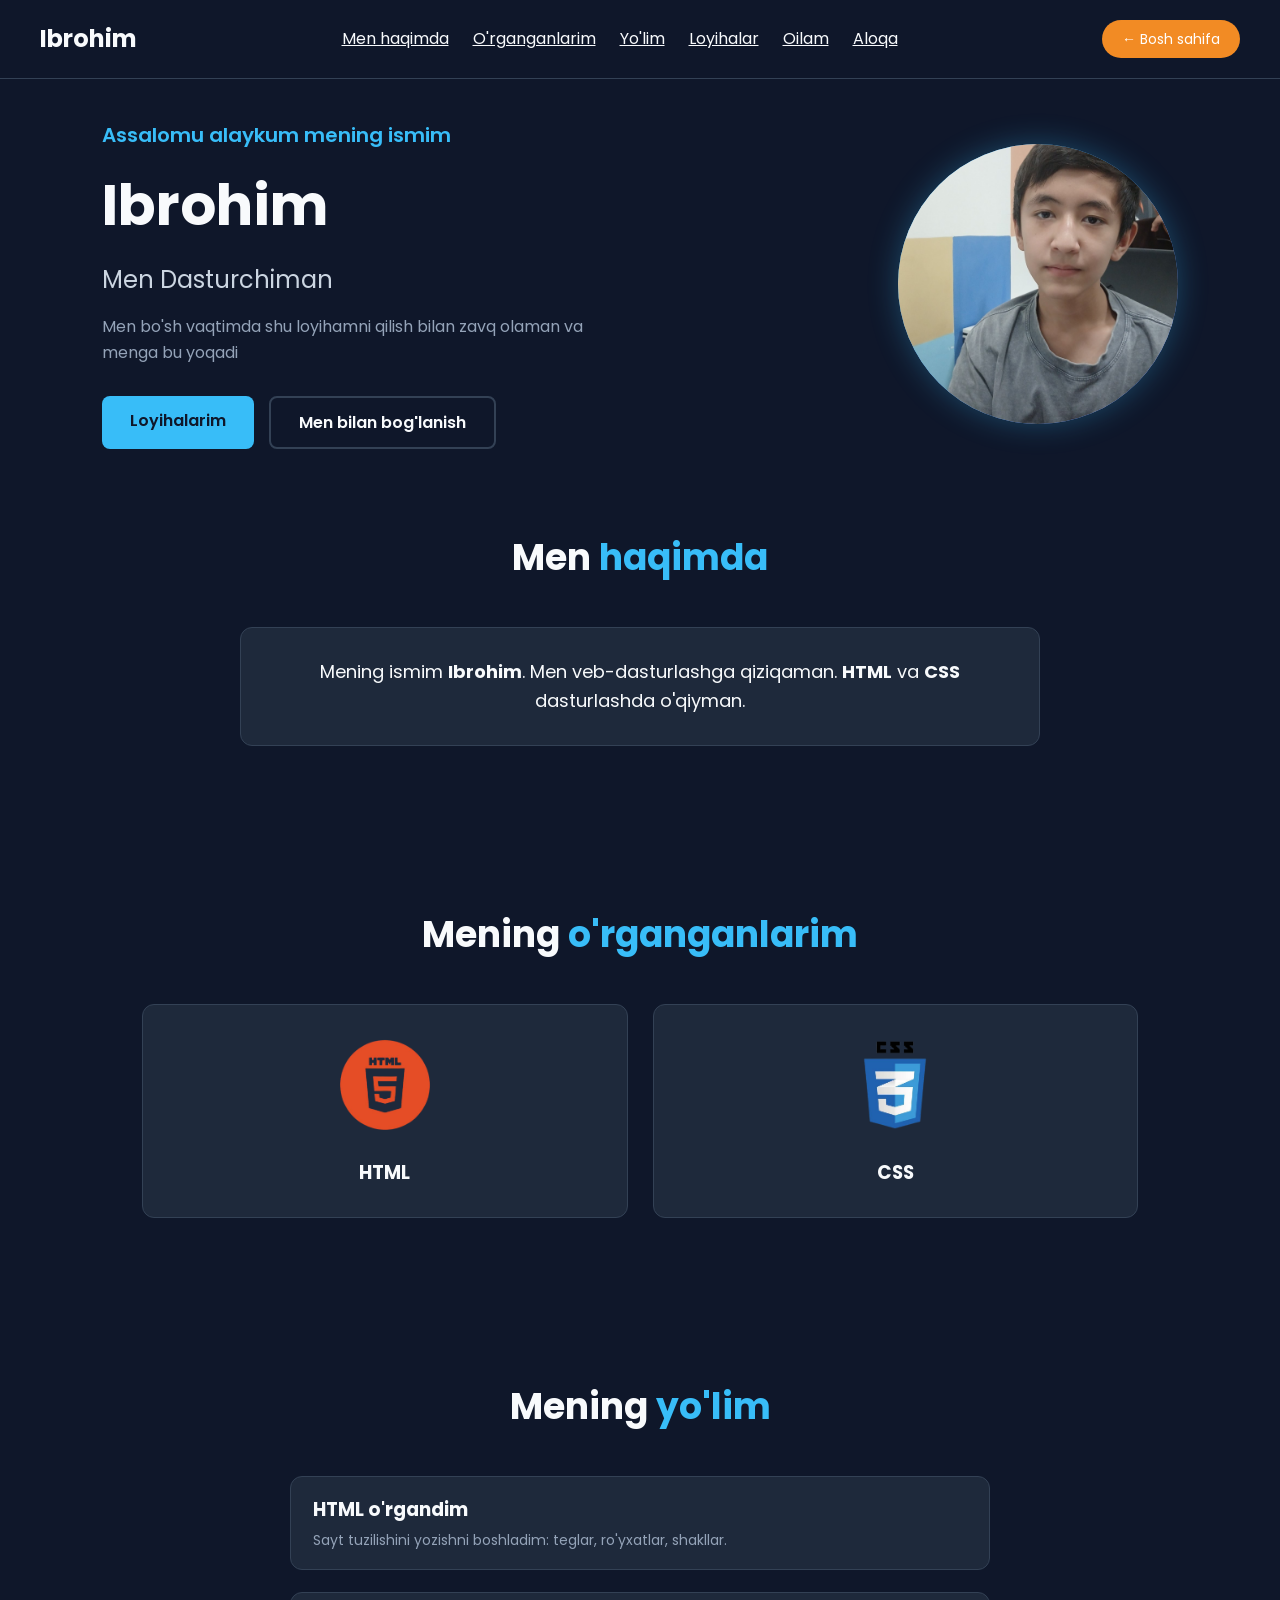
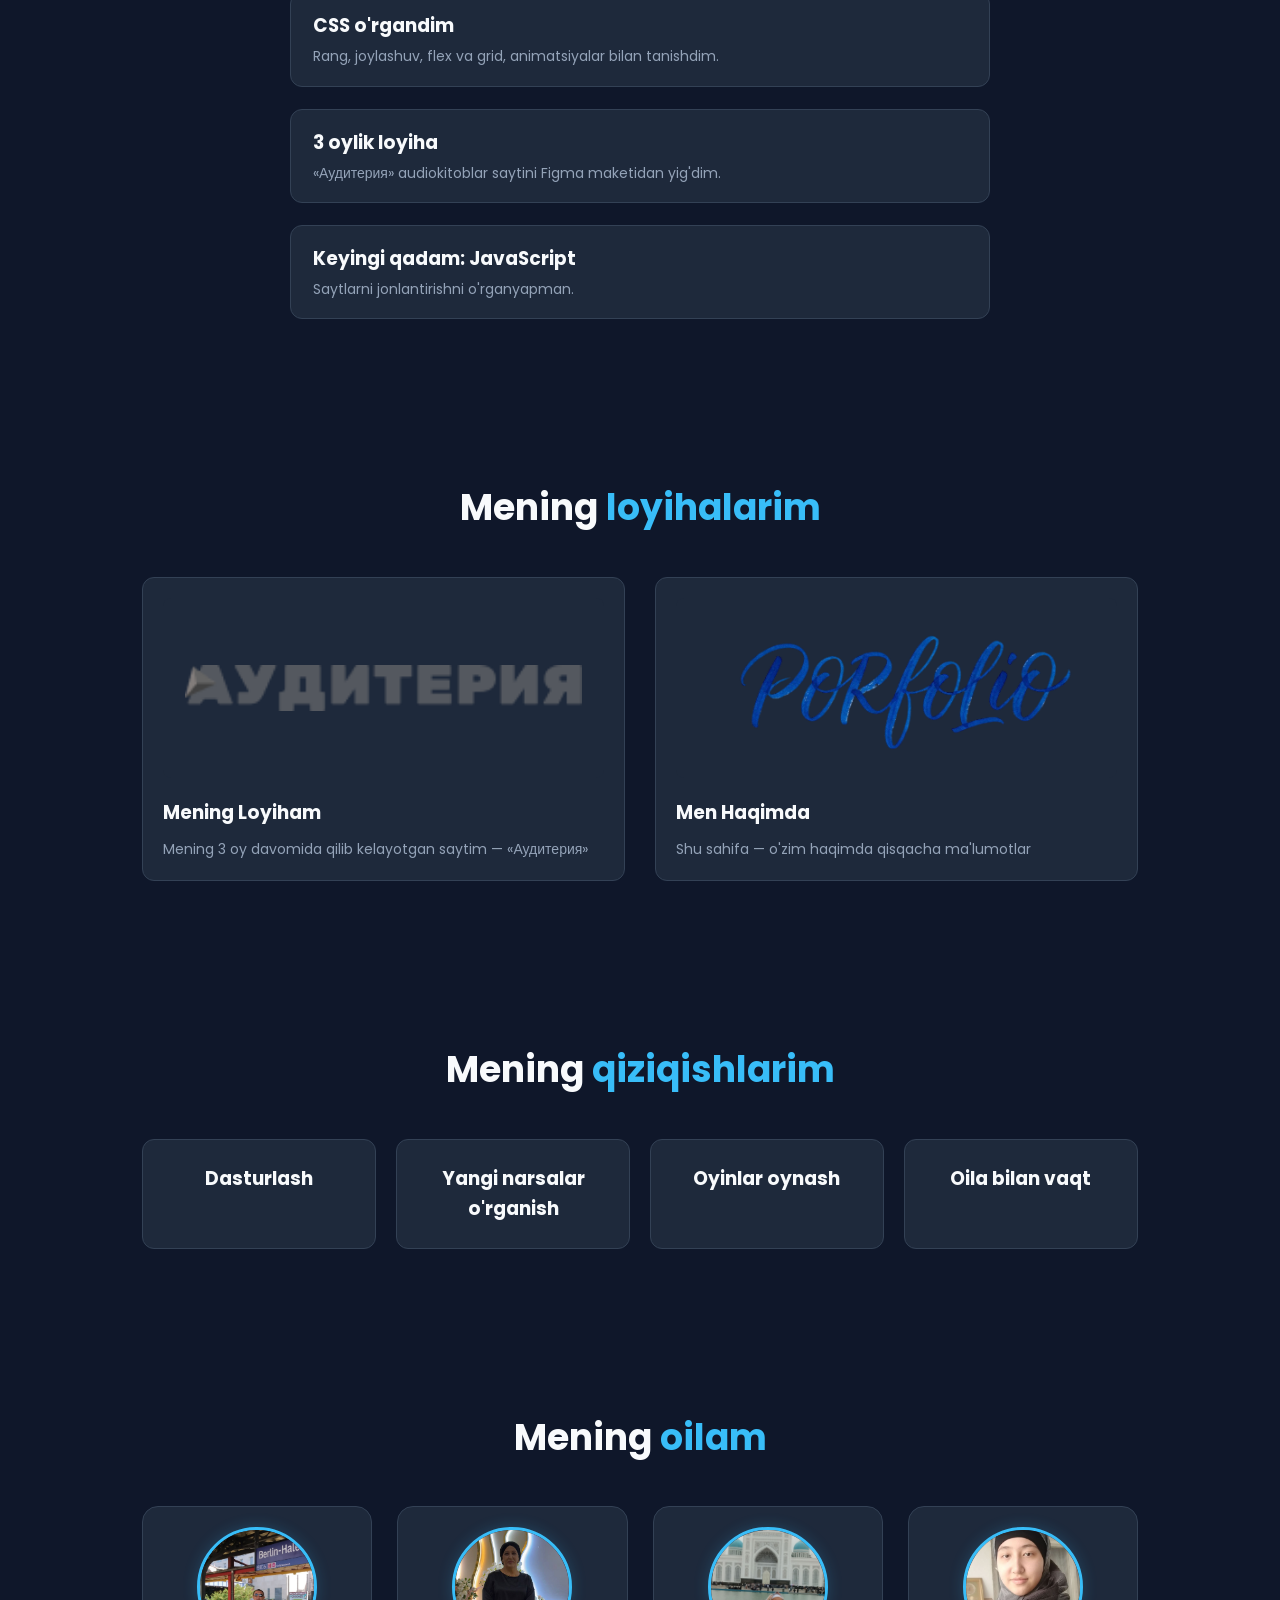
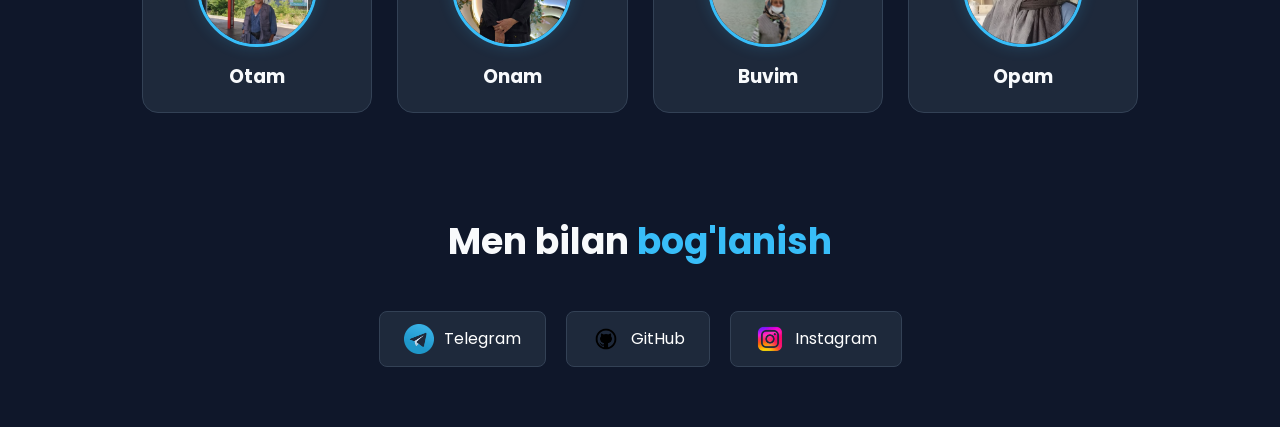
<file: men-haqimda/men-haqimda.html>
<!DOCTYPE html>
<html lang="uz">

<head>
  <meta charset="UTF-8">
  <meta name="viewport" content="width=device-width, initial-scale=1.0">
  <title>Ibrohim — Portfolio</title>
  <link rel="stylesheet" href="../style.css">
  <link href="https://fonts.googleapis.com/css2?family=Poppins:wght@300;400;600;700&display=swap" rel="stylesheet">
  <link rel="stylesheet" href="https://cdnjs.cloudflare.com/ajax/libs/font-awesome/6.4.0/css/all.min.css">
  <style>
    .x9k2_body,
    .x9k2_body * {
      font-family: "Poppins", Arial, sans-serif;
    }
  </style>
</head>

<body class="x9k2_body">

  <header class="header ph-header">
    <a class="ph-logo" href="#home">Ibrohim</a>
    <nav class="header-nav">
      <a href="#about">Men haqimda</a><a href="#skills">O'rganganlarim</a><a href="#path">Yo'lim</a><a
        href="#projects">Loyihalar</a><a href="#family">Oilam</a><a href="#contact">Aloqa</a>
    </nav>
    <a href="../index.html" class="btn-filled" style="text-decoration:none">← Bosh sahifa</a>
  </header>

  <section id="home" class="h8r1_hero">
    <div class="h8r1_content">
      <span class="g4t9_greet">Assalomu alaykum mening ismim</span>
      <h1>Ibrohim</h1>
      <p class="s2p4_sub">Men <span class="typed" id="typed"
          data-words="Dasturchiman|HTML & CSS o'rganyapman|JavaScript'ga tayyorlanyapman">Dasturchiman</span></p>
      <p class="d7c3_desc">Men bo'sh vaqtimda shu loyihamni qilish bilan zavq olaman va menga bu yoqadi</p>
      <div class="h8r1_btns">
        <a href="#projects" class="z9x1_btn z9x1_prim">Loyihalarim</a>
        <a href="#contact" class="z9x1_btn z9x1_sec">Men bilan bog'lanish</a>
      </div>
    </div>
    <div class="h8r1_avtr">
      <div class="a5b2_box"><img src="../images/mening rasmim.png" alt="Ibrohim"></div>
    </div>
  </section>

  <section id="about" class="a2bt_sect reveal">
    <h2 class="t7it_title">Men <span>haqimda</span></h2>
    <div class="a2bt_card">
      <p>Mening ismim <strong>Ibrohim</strong>. Men veb-dasturlashga qiziqaman. <strong>HTML</strong> va
        <strong>CSS</strong> dasturlashda o'qiyman.
    </div>
  </section>

  <section id="skills" class="sk4l_sect">
    <h2 class="t7it_title reveal">Mening <span>o'rganganlarim</span></h2>
    <div class="sk4l_grid">
      <div class="sk4l_card reveal"><img src="../images/th-removebg-preview (2).png" alt="HTML">
        <h3>HTML</h3>
      </div>
      <div class="sk4l_card reveal"><img src="../images/csscss.png" alt="CSS">
        <h3>CSS</h3>
      </div>
    </div>
  </section>

  <section id="path">
    <h2 class="t7it_title reveal">Mening <span>yo'lim</span></h2>
    <div class="timeline">
      <div class="tl-item reveal">
        <h3>HTML o'rgandim</h3>
        <p>Sayt tuzilishini yozishni boshladim: teglar, ro'yxatlar, shakllar.</p>
      </div>
      <div class="tl-item reveal">
        <h3>CSS o'rgandim</h3>
        <p>Rang, joylashuv, flex va grid, animatsiyalar bilan tanishdim.</p>
      </div>
      <div class="tl-item reveal">
        <h3>3 oylik loyiha</h3>
        <p>«Аудитерия» audiokitoblar saytini Figma maketidan yig'dim.</p>
      </div>
      <div class="tl-item reveal">
        <h3>Keyingi qadam: JavaScript</h3>
        <p>Saytlarni jonlantirishni o'rganyapman.</p>
      </div>
    </div>
  </section>

  <section id="projects" class="pr4j_sect">
    <h2 class="t7it_title reveal">Mening <span>loyihalarim</span></h2>
    <div class="pr4j_grid">
      <a href="../index.html" class="pr4j_link reveal">
        <div class="pr4j_card">
          <div class="pr4j_img"><img src="../images/Group 16015 (1).png" alt="Аудитерия"></div>
          <h3>Mening Loyiham</h3>
          <p>Mening 3 oy davomida qilib kelayotgan saytim — «Аудитерия»</p>
        </div>
      </a>
      <a href="#about" class="pr4j_link reveal">
        <div class="pr4j_card">
          <div class="pr4j_img"><img src="../images/porfolio.png" alt=""></div>
          <h3>Men Haqimda</h3>
          <p>Shu sahifa — o'zim haqimda qisqacha ma'lumotlar</p>
        </div>
      </a>
      </div>
    </div>
  </section>

  <section id="hobbies">
    <h2 class="t7it_title reveal">Mening <span>qiziqishlarim</span></h2>
    <div class="hobbies">
      <div class="hobby reveal">
        <h3>Dasturlash</h3>
      </div>
      <div class="hobby reveal">
        <h3>Yangi narsalar o'rganish</h3>
      </div>
      <div class="hobby reveal">
        <h3>Oyinlar oynash</h3>
      </div>
      <div class="hobby reveal">
        <h3>Oila bilan vaqt</h3>
      </div>
    </div>
  </section>

  <section id="family" class="f3m1_sect">
    <h2 class="t7it_title reveal">Mening <span>oilam</span></h2>
    <div class="f3m1_grid">
      <div class="f3m1_card reveal">
        <div class="f3m1_img_box"><img src="../images/otam.png" alt="Otam" class="f3m1_img"></div>
        <h3>Otam</h3>
      </div>
      <div class="f3m1_card reveal">
        <div class="f3m1_img_box"><img src="../images/onaginam.png" alt="Onam" class="f3m1_img"></div>
        <h3>Onam</h3>
      </div>
      <div class="f3m1_card reveal">
        <div class="f3m1_img_box"><img src="../images/buvim.png" alt="Buvim" class="f3m1_img"></div>
        <h3>Buvim</h3>
      </div>
      <div class="f3m1_card reveal">
        <div class="f3m1_img_box"><img src="../images/opam.png" alt="Opam" class="f3m1_img"></div>
        <h3>Opam</h3>
      </div>
    </div>
  </section>

  <footer id="contact" class="ftr_wrap">
    <h2 class="t7it_title">Men bilan <span>bog'lanish</span></h2>
    <div class="cnt_links">
      <a href="https://t.me/m1rb0n" target="_blank" rel="noopener noreferrer" class="cnt_btn"><img
          src="../images/telegram.png" alt=""> Telegram</a>
      <a href="https://github.com/ibrohim2013-frontend" target="_blank" rel="noopener noreferrer" class="cnt_btn"><img
          src="../images/github.png" alt=""> GitHub</a>
      <a href="https://instagram.com/ib.ro.h.im" target="_blank" rel="noopener noreferrer" class="cnt_btn"><img
          src="../images/instagram.png" alt=""> Instagram</a>
    </div>
  </footer>

</body>

</html>
</file>
<file: style.css>
* {
  margin: 0;
  padding: 0;
  box-sizing: border-box;
  font-family: Arial, sans-serif;
}

:root {
  --bg: #ffffff;
  --text: #000000;
  --card: #f0f0f0;
  --line: #e0e0e0;
  --foot: #f4f4f4;
  --muted: #777777;
  --orange: #f28b24;
}

body:has(.theme-toggle:checked) {
  --bg: #0b0e14;
  --text: #ffffff;
  --card: #1a1f29;
  --line: #2a3140;
  --foot: #11151d;
  --muted: #9aa0aa;
}

body {
  background: var(--bg);
  color: var(--text);
  transition: background-color .4s, color .4s;
}

a {
  color: inherit;
}

.container,
.f3m1_sect {
  width: 1200px;
  max-width: 100%;
  margin-left: auto;
  margin-right: auto;
}

.container {
  padding: 0 15px;
}

.header {
  position: sticky;
  top: 0;
  z-index: 1000;
  background: var(--bg);
  border-bottom: 1px solid var(--line);
  display: flex;
  align-items: center;
  justify-content: space-between;
  flex-wrap: wrap;
  gap: 15px;
  padding: 20px max(15px, calc((100% - 1200px) / 2));
}

.logo img {
  height: 30px;
}

.header-nav a {
  text-decoration: underline;
  margin: 0 12px;
}

.header-right {
  display: flex;
  align-items: center;
  gap: 12px;
  flex-wrap: wrap;
}

.search-box {
  display: flex;
  align-items: center;
  background: var(--card);
  padding: 6px 12px;
  border-radius: 20px;
}

.search-box img {
  width: 16px;
  height: 16px;
  margin-right: 6px;
}

.search-box input {
  background: transparent;
  border: none;
  outline: none;
  color: var(--text);
}

.btn-outline,
.btn-filled {
  padding: 8px 20px;
  border-radius: 20px;
  cursor: pointer;
  font-size: 14px;
}

.btn-outline {
  border: 1px solid var(--text);
  color: var(--text);
}

.btn-filled {
  background: var(--orange);
  color: #fff;
}

.theme-toggle {
  display: none;
}

.theme-label {
  position: relative;
  display: inline-block;
  width: 64px;
  height: 30px;
  border-radius: 30px;
  background: #cfd8e6;
  border: 2px solid #2f6bff;
  cursor: pointer;
  transition: .3s;
}

.theme-label::after {
  content: "☀️";
  position: absolute;
  top: 1px;
  left: 2px;
  width: 24px;
  height: 24px;
  border-radius: 50%;
  background: #fff;
  font-size: 14px;
  line-height: 24px;
  text-align: center;
  transition: .3s;
}

.theme-toggle:checked+.theme-label {
  background: #111827;
}

.theme-toggle:checked+.theme-label::after {
  content: "🌙";
  transform: translateX(34px);
}

.modal-toggle {
  display: none;
}

.modal {
  display: none;
  position: fixed;
  inset: 0;
  justify-content: center;
  align-items: center;
  z-index: 2000;
}

.modal-toggle:checked+label+.modal {
  display: flex;
}

.modal-overlay {
  position: absolute;
  inset: 0;
  background: rgba(0, 0, 0, .7);
  cursor: pointer;
}

.modal-content {
  position: relative;
  z-index: 1;
  width: 320px;
  max-width: 92%;
  background: #1a1f29;
  color: #fff;
  padding: 30px;
  border-radius: 12px;
  display: flex;
  flex-direction: column;
  gap: 15px;
}

.modal-content h2 {
  text-align: center;
}

.modal-content form {
  display: flex;
  flex-direction: column;
  gap: 10px;
}

.modal-content input {
  padding: 10px;
  border-radius: 6px;
  border: 1px solid #333;
  background: #0b0e14;
  color: #fff;
}

.modal-content button {
  padding: 10px;
  background: var(--orange);
  border: none;
  color: #fff;
  border-radius: 6px;
  cursor: pointer;
}

.close-btn {
  position: absolute;
  top: 8px;
  right: 10px;
  width: 34px;
  height: 34px;
  display: flex;
  align-items: center;
  justify-content: center;
  font-size: 28px;
  line-height: 1;
  color: #fff;
  cursor: pointer;
  border-radius: 50%;
  transition: .2s;
}

.close-btn:hover {
  background: rgba(255, 255, 255, .18);
}

#hero {
  width: 100%;
  overflow: hidden;
  position: relative;
}

.hero-slide {
  background-size: cover;
  background-position: center;
  background-repeat: no-repeat;
  padding: 150px 0 200px;
  min-height: 500px;
}

.slide-1,
.slide-3 {
  background-image: linear-gradient(rgba(0, 0, 0, .4), rgba(0, 0, 0, .4)), url("./images/6258f4f8dcb61ba869da9f9101516f9d2ac44259\ \(3\).jpg");
}

.slide-2 {
  background-image: linear-gradient(rgba(0, 0, 0, .4), rgba(0, 0, 0, .4)), url("./images/png\ \(34\).png");
}

.hero-slide h1 {
  color: #fff;
  font-size: 56px;
  max-width: 700px;
  line-height: 1.2;
  margin-bottom: 20px;
}

.hero-slide p {
  color: #e0e0e0;
  font-size: 20px;
  max-width: 600px;
  line-height: 1.5;
}

.owl-theme .owl-dots {
  position: absolute;
  bottom: 60px;
  left: 0;
  right: 0;
  width: 1200px;
  max-width: 100%;
  margin: 0 auto !important;
  padding: 0 15px;
  text-align: left !important;
}

.owl-theme .owl-dots .owl-dot span {
  margin-left: 0;
}

.owl-theme .owl-dots .owl-dot span {
  width: 12px;
  height: 12px;
  background: rgba(255, 255, 255, .5) !important;
}

.owl-theme .owl-dots .owl-dot.active span,
.owl-theme .owl-dots .owl-dot:hover span {
  background: #fff !important;
}

.section {
  padding: 40px max(15px, calc((100% - 1200px) / 2));
}

.section-header {
  display: flex;
  justify-content: space-between;
  align-items: center;
  margin-bottom: 20px;
}

.more-btn {
  background: var(--orange);
  border: none;
  padding: 8px 20px;
  border-radius: 20px;
  color: #fff;
  cursor: pointer;
}

.cards-grid {
  display: grid;
  grid-template-columns: repeat(5, 1fr);
  gap: 20px;
  margin-bottom: 40px;
}

.card {
  display: block;
  text-decoration: none;
  color: var(--text);
  background: var(--card);
  padding: 10px;
  border-radius: 10px;
  cursor: pointer;
  transition: transform .3s ease;
}

.card:hover {
  transform: scale(1.03);
}

.card img {
  width: 100%;
  display: block;
  border-radius: 10px;
  margin-bottom: 10px;
  transition: transform .3s ease;
}

.card:hover img {
  transform: scale(1.05);
}

.card .author {
  font-size: 12px;
  color: var(--muted);
}

.card .title {
  font-size: 14px;
  font-weight: bold;
}

.heart-icon {
  width: 24px;
  height: 24px;
  margin-top: 5px;
  background-size: contain;
  background-repeat: no-repeat;
}

.icon-1 {
  background-image: url("./images/Icon (9).png");
}

.icon-2 {
  background-image: url("./images/Icon (10).png");
}

.icon-3 {
  background-image: url("./images/Icon (11).png");
}

.tabs {
  display: flex;
  flex-wrap: wrap;
  gap: 30px;
  margin-bottom: 20px;
  font-size: 24px;
  font-weight: bold;
}

.tab {
  text-decoration: underline;
}

.tab-white {
  color: var(--text);
}

.tab-yellow {
  color: var(--orange);
}

.partners {
  display: flex;
  justify-content: space-between;
  align-items: center;
  flex-wrap: wrap;
  gap: 20px;
}

.partners img {
  max-height: 30px;
  opacity: .7;
}

.footer-line {
  border: 0;
  height: 1px;
  background: var(--line);
  width: 1200px;
  max-width: 100%;
  margin: 0 auto;
}

.footer {
  background: var(--foot);
  padding: 40px max(15px, calc((100% - 1200px) / 2));
}

.footer-top {
  display: flex;
  justify-content: space-between;
  flex-wrap: wrap;
  gap: 30px;
  margin-bottom: 30px;
}

.footer-brand img {
  height: 30px;
}

.footer-col {
  display: flex;
  flex-direction: column;
  gap: 10px;
}

.footer-col h3 {
  margin-bottom: 10px;
  font-size: 18px;
}

.footer-col a,
.footer-links a {
  color: var(--muted);
  text-decoration: underline;
  font-size: 14px;
}

.footer-bottom {
  display: flex;
  justify-content: space-between;
  align-items: center;
  flex-wrap: wrap;
  gap: 15px;
  padding-top: 20px;
  font-size: 12px;
  color: var(--muted);
}

.footer-links {
  display: flex;
  gap: 20px;
}

.footer-payments img {
  height: 20px;
  margin-left: 10px;
}

.audiobook-section {
  padding: 60px 0;
}

.audiobook-wrapper {
  display: flex;
  gap: 40px;
  align-items: flex-start;
}

.audiobook-left {
  display: flex;
  flex-direction: column;
  gap: 20px;
  width: 380px;
  flex-shrink: 0;
}

.audiobook-cover img {
  width: 100%;
  border-radius: 12px;
  display: block;
  background: var(--card);
  min-height: 300px;
}

.audiobook-player {
  background: var(--card);
  padding: 15px 20px;
  border-radius: 12px;
  display: flex;
  align-items: center;
  justify-content: space-between;
}

.audiobook-player-text {
  background: none;
  border: none;
  color: var(--text);
  font-size: 14px;
  cursor: pointer;
}

.audiobook-player-icons {
  display: flex;
  align-items: center;
  gap: 18px;
}

.audiobook-icon-btn {
  background: none;
  border: none;
  cursor: pointer;
  color: var(--orange);
  font-size: 18px;
  transition: transform .2s;
}

.audiobook-icon-btn:hover {
  transform: scale(1.2);
}

.audiobook-play {
  font-size: 24px;
}

.audiobook-right {
  flex-grow: 1;
  display: flex;
  flex-direction: column;
  gap: 20px;
}

.audiobook-title-row {
  display: flex;
  justify-content: space-between;
  align-items: flex-start;
  gap: 15px;
}

.audiobook-title-row h2 {
  font-size: 36px;
  max-width: 600px;
  line-height: 1.2;
}

.audiobook-indicators {
  display: flex;
  gap: 12px;
  align-items: center;
}

.audiobook-age-tag {
  background: var(--orange);
  color: #fff;
  padding: 4px 8px;
  border-radius: 6px;
  font-size: 14px;
  font-weight: bold;
}

.audiobook-bookmark-tag {
  color: var(--orange);
  font-size: 22px;
}

.audiobook-info-row {
  display: flex;
  justify-content: space-between;
  align-items: center;
  flex-wrap: wrap;
  gap: 15px;
  border-bottom: 1px solid var(--line);
  padding-bottom: 20px;
}

.audiobook-creators p {
  font-size: 14px;
  color: var(--muted);
  margin-bottom: 5px;
}

.audiobook-creators a,
.audiobook-synopsis a {
  color: var(--text);
  text-decoration: underline;
}

.audiobook-rating-box {
  display: flex;
  align-items: center;
  gap: 15px;
}

.audiobook-rating-number {
  font-size: 36px;
  font-weight: bold;
  color: var(--orange);
}

.audiobook-rating-desc {
  font-size: 12px;
  color: var(--muted);
  line-height: 1.3;
}

.audiobook-synopsis {
  font-size: 14px;
  line-height: 1.6;
  color: var(--muted);
}

.audiobook-expand-btn {
  color: var(--orange) !important;
  text-decoration: none !important;
  display: inline-block;
  margin-top: 8px;
}

.audiobook-social-links {
  display: flex;
  gap: 12px;
}

.audiobook-social-item {
  width: 38px;
  height: 38px;
  border-radius: 50%;
  background: var(--card);
  display: flex;
  align-items: center;
  justify-content: center;
  text-decoration: none;
  transition: .2s;
}

.audiobook-social-item:hover {
  background: var(--orange);
  color: #fff;
}

.audiobook-buttons-row {
  display: flex;
  flex-wrap: wrap;
  gap: 20px;
  align-items: center;
}

.audiobook-buy-btn {
  background: linear-gradient(90deg, #f28b24, #e27a14);
  color: #fff;
  border: none;
  padding: 16px 40px;
  border-radius: 30px;
  font-size: 16px;
  font-weight: bold;
  cursor: pointer;
}

.audiobook-desktop-btn {
  background: transparent;
  color: var(--orange);
  border: 1px solid var(--orange);
  padding: 16px 30px;
  border-radius: 30px;
  font-size: 16px;
  cursor: pointer;
}

body.x9k2_body {
  background: #0f172a;
  color: #f8fafc;
  line-height: 1.6;
}

.x9k2_body section {
  padding: 80px 8%;
  width: 100%;
  max-width: 1200px;
  margin-left: auto;
  margin-right: auto;
}

.x9k2_body .t7it_title span,
.x9k2_body .g4t9_greet,
.x9k2_body .h8r1_content h1 span {
  color: #38bdf8;
}

.h8r1_hero {
  display: flex;
  align-items: center;
  justify-content: center;
  gap: 30px;
  padding-top: 40px !important;
  padding-bottom: 0 !important;
}

.x9k2_body section.h8r1_hero {
  max-width: none;
  width: 100%;
  justify-content: space-between;
  padding-left: 8%;
  padding-right: 8%;
}

.h8r1_content {
  flex: 1;
}

.g4t9_greet {
  font-size: 20px;
  font-weight: 600;
}

.h8r1_content h1 {
  font-size: 56px;
  margin: 10px 0;
}

.s2p4_sub {
  font-size: 24px;
  color: #cbd5e1;
  margin-bottom: 15px;
}

.d7c3_desc {
  color: #94a3b8;
  max-width: 500px;
  margin-bottom: 30px;
}

.h8r1_btns {
  display: flex;
  gap: 15px;
  flex-wrap: wrap;
}

.z9x1_btn {
  padding: 12px 28px;
  border-radius: 8px;
  text-decoration: none;
  font-weight: 600;
  transition: .3s ease;
}

.z9x1_prim {
  background: #38bdf8;
  color: #0f172a;
}

.z9x1_prim:hover {
  background: #0284c7;
  transform: translateY(-3px);
}

.z9x1_sec {
  border: 2px solid #334155;
  color: #f8fafc;
}

.z9x1_sec:hover {
  transform: translateY(-3px);
}

.a5b2_box {
  width: 280px;
  height: 280px;
  border-radius: 50%;
  overflow: hidden;
  background: linear-gradient(135deg, #38bdf8, #818cf8);
  box-shadow: 0 0 30px rgba(56, 189, 248, .3);
}

.a5b2_box img {
  width: 100%;
  height: 100%;
  object-fit: cover;
  display: block;
}

.t7it_title {
  font-size: 36px;
  text-align: center;
  margin-bottom: 40px;
}

.a2bt_card,
.sk4l_card,
.pr4j_card,
.f3m1_card {
  background: #1e293b;
  border: 1px solid #334155;
  border-radius: 12px;
  transition: .3s ease;
}

.a2bt_card {
  padding: 30px;
  max-width: 800px;
  margin: 0 auto;
  font-size: 18px;
  text-align: center;
}

.sk4l_grid {
  display: grid;
  grid-template-columns: repeat(auto-fit, minmax(250px, 1fr));
  gap: 25px;
}

.sk4l_card {
  padding: 30px;
  text-align: center;
}

.sk4l_card:hover,
.pr4j_card:hover {
  transform: translateY(-8px);
}

.sk4l_ico {
  font-size: 50px;
  margin-bottom: 15px;
}

.h_col {
  color: #e34f26;
}

.c_col {
  color: #1572b6;
}

.pr4j_grid {
  display: grid;
  grid-template-columns: repeat(auto-fit, minmax(300px, 1fr));
  gap: 30px;
}

.pr4j_link {
  display: block;
  color: inherit;
  text-decoration: none;
}

.pr4j_card {
  padding: 20px;
  height: 100%;
}

.pr4j_img {
  height: 180px;
  background: #0f172a;
  border-radius: 8px;
  display: flex;
  justify-content: center;
  align-items: center;
  font-size: 50px;
  color: #38bdf8;
  margin-bottom: 20px;
}

.pr4j_card h3 {
  margin-bottom: 10px;
}

.pr4j_card p {
  color: #94a3b8;
  font-size: 14px;
}

.f3m1_sect {
  padding: 60px 20px;
}

.f3m1_grid {
  display: grid;
  grid-template-columns: repeat(auto-fit, minmax(200px, 1fr));
  gap: 25px;
  max-width: 1000px;
  margin: 0 auto;
}

.f3m1_card {
  padding: 20px;
  text-align: center;
  border-radius: 16px;
}

.f3m1_card:hover {
  transform: translateY(-8px);
  border-color: #38bdf8;
}

.f3m1_img_box {
  width: 120px;
  height: 120px;
  margin: 0 auto 15px;
  border-radius: 50%;
  overflow: hidden;
  border: 3px solid #38bdf8;
  box-shadow: 0 0 15px rgba(56, 189, 248, .2);
}

.f3m1_img {
  width: 100%;
  height: 100%;
  object-fit: cover;
}

.f3m1_card p {
  font-size: 14px;
  color: #94a3b8;
}

.cnt_links {
  display: flex;
  justify-content: center;
  gap: 20px;
  flex-wrap: wrap;
}

.cnt_btn {
  display: inline-flex;
  align-items: center;
  gap: 10px;
  padding: 12px 24px;
  border-radius: 8px;
  background: #1e293b;
  color: #fff;
  text-decoration: none;
  border: 1px solid #334155;
  transition: .3s;
}

.cnt_btn:hover {
  transform: translateY(-3px);
}

.ftr_wrap {
  text-align: center;
  padding: 20px 8% 60px;
  max-width: 1200px;
  margin: 0 auto;
}

@media (max-width: 900px) {
  .cards-grid {
    grid-template-columns: repeat(3, 1fr);
  }

  .audiobook-wrapper {
    flex-direction: column;
  }

  .audiobook-left {
    width: 100%;
  }

  .h8r1_hero {
    flex-direction: column-reverse;
    text-align: center;
  }

  .d7c3_desc {
    margin-left: auto;
    margin-right: auto;
  }

  .h8r1_btns {
    justify-content: center;
  }
}

@media (max-width: 560px) {
  .cards-grid {
    grid-template-columns: repeat(2, 1fr);
  }

  .hero-slide h1,
  .h8r1_content h1 {
    font-size: 34px;
  }

  .hero-slide {
    padding: 80px 0 120px;
  }

  .audiobook-title-row h2 {
    font-size: 26px;
  }
}

html {
  scroll-behavior: smooth;
  scroll-padding-top: 90px;
}

.header-nav a:hover {
  color: var(--orange);
}

.ph-header {
  background: #0f172a;
  border-bottom: 1px solid #334155;
  color: #f8fafc;
}

.ph-logo {
  font-size: 24px;
  font-weight: 700;
  text-decoration: none;
}

.page {
  padding: 60px max(15px, calc((100% - 860px) / 2)) 80px;
}

.page h1 {
  font-size: 40px;
  margin-bottom: 12px;
}

.page .lead {
  color: var(--muted);
  margin-bottom: 35px;
  line-height: 1.6;
}

.steps {
  display: grid;
  gap: 15px;
}

.step {
  display: flex;
  gap: 18px;
  align-items: flex-start;
  background: var(--card);
  padding: 20px;
  border-radius: 12px;
}

.step-num {
  flex: 0 0 40px;
  height: 40px;
  border-radius: 50%;
  background: var(--orange);
  color: #fff;
  font-weight: bold;
  display: flex;
  align-items: center;
  justify-content: center;
}

.step h3 {
  margin-bottom: 6px;
}

.step p {
  color: var(--muted);
  line-height: 1.5;
  font-size: 14px;
}

.faq details {
  background: var(--card);
  border-radius: 12px;
  padding: 18px 20px;
  margin-bottom: 12px;
}

.faq summary {
  border-radius: 10px;
  padding: 20px;
  color: #fff;
  background-color: #2a3140;
  margin-top: 10px;
  cursor: pointer;
  font-weight: bold;
}

.faq details[open] summary {
  color: var(--orange);
  margin-bottom: 10px;
}

.faq details p {
  color: var(--muted);
  line-height: 1.6;
  font-size: 14px;
}

.contact-grid {
  display: grid;
  grid-template-columns: repeat(auto-fit, minmax(240px, 1fr));
  gap: 15px;
  margin-bottom: 40px;
}

.contact-card {
  background: var(--card);
  padding: 20px;
  border-radius: 12px;
}

.contact-card h3 {
  font-size: 14px;
  color: var(--muted);
  margin-bottom: 8px;
}

.contact-card a,
.contact-card p {
  font-size: 16px;
  font-weight: bold;
  text-decoration: none;
}

.contact-form {
  display: flex;
  flex-direction: column;
  gap: 12px;
}

.contact-form input,
.contact-form textarea {
  padding: 12px;
  border-radius: 8px;
  border: 1px solid var(--line);
  background: var(--card);
  color: var(--text);
  font-size: 14px;
}

.contact-form textarea {
  min-height: 120px;
  resize: vertical;
}

.contact-form button {
  align-self: flex-start;
  background: var(--orange);
  color: #fff;
  border: none;
  padding: 12px 30px;
  border-radius: 25px;
  font-size: 15px;
  cursor: pointer;
}

.form-ok {
  display: none;
  color: #2e9e5b;
  font-weight: bold;
}

.js .reveal {
  opacity: 0;
  transform: translateY(26px);
  transition: opacity .7s, transform .7s;
}

.js .reveal.show {
  opacity: 1;
  transform: none;
}

.toast {
  position: fixed;
  left: 50%;
  bottom: 30px;
  transform: translate(-50%, 30px);
  background: #222;
  color: #fff;
  padding: 12px 22px;
  border-radius: 30px;
  font-size: 14px;
  opacity: 0;
  pointer-events: none;
  transition: .35s;
  z-index: 5000;
}

.toast.show {
  opacity: 1;
  transform: translate(-50%, 0);
}

.to-top {
  position: fixed;
  right: 22px;
  bottom: 22px;
  width: 46px;
  height: 46px;
  border-radius: 50%;
  border: none;
  background: var(--orange);
  color: #fff;
  font-size: 22px;
  cursor: pointer;
  opacity: 0;
  pointer-events: none;
  transition: .3s;
  z-index: 900;
  box-shadow: 0 4px 14px rgba(0, 0, 0, .3);
}

.to-top.show {
  opacity: 1;
  pointer-events: auto;
}

.hero-btn {
  display: inline-block;
  margin-top: 26px;
  background: var(--orange);
  color: #fff;
  padding: 14px 34px;
  border-radius: 30px;
  text-decoration: none;
  font-weight: bold;
  transition: .3s;
}

.hero-btn:hover {
  transform: translateY(-3px);
}

.chips {
  display: flex;
  flex-wrap: wrap;
  gap: 10px;
  padding: 30px max(15px, calc((100% - 1200px) / 2)) 0;
}

.chip {
  border: 1px solid var(--line);
  background: var(--card);
  color: var(--text);
  padding: 8px 18px;
  border-radius: 20px;
  cursor: pointer;
  font-size: 14px;
  transition: .2s;
}

.chip:hover,
.chip.active {
  background: var(--orange);
  border-color: var(--orange);
  color: #fff;
}

.tab {
  cursor: pointer;
  opacity: .55;
}

.tab.on {
  opacity: 1;
}

.tab-grid[hidden] {
  display: none;
}

.stats {
  display: grid;
  grid-template-columns: repeat(4, 1fr);
  gap: 20px;
  text-align: center;
  padding: 50px max(15px, calc((100% - 1200px) / 2));
  background: var(--foot);
}

.stat b {
  display: block;
  font-size: 40px;
  color: var(--orange);
}

.stat span {
  color: var(--muted);
  font-size: 14px;
}

.block-title {
  font-size: 28px;
  margin-bottom: 25px;
  text-align: center;
}

.features,
.reviews {
  display: grid;
  grid-template-columns: repeat(auto-fit, minmax(250px, 1fr));
  gap: 20px;
}

.feature,
.review {
  background: var(--card);
  padding: 26px;
  border-radius: 14px;
  transition: .3s;
}

.feature:hover,
.review:hover {
  transform: translateY(-6px);
}

.feature i {
  font-size: 30px;
  color: var(--orange);
  margin-bottom: 14px;
}

.feature h3 {
  margin-bottom: 8px;
}

.feature p,
.review p {
  color: var(--muted);
  font-size: 14px;
  line-height: 1.6;
}

.review .who {
  margin-top: 14px;
  font-weight: bold;
  font-size: 14px;
}

.stars {
  color: #f5b301;
  margin-bottom: 10px;
}

.newsletter-box {
  background: linear-gradient(120deg, #f28b24, #e0561b);
  color: #fff;
  border-radius: 18px;
  padding: 40px;
  text-align: center;
}

.newsletter-box h2 {
  margin-bottom: 8px;
}

.newsletter {
  display: flex;
  gap: 10px;
  justify-content: center;
  flex-wrap: wrap;
  margin-top: 20px;
}

.newsletter input {
  padding: 13px 20px;
  border-radius: 30px;
  border: none;
  min-width: 260px;
}

.newsletter button {
  padding: 13px 28px;
  border-radius: 30px;
  border: none;
  background: #111;
  color: #fff;
  cursor: pointer;
}

.audiobook-progress {
  height: 6px;
  background: var(--line);
  border-radius: 6px;
  overflow: hidden;
  margin-top: -8px;
}

.audiobook-progress span {
  display: block;
  height: 100%;
  width: 0;
  background: var(--orange);
  transition: width .3s;
}

.audiobook-synopsis .more-text {
  display: block;
  margin-top: 10px;
}

.audiobook-synopsis.open .more-text {
  display: block;
}

.details {
  display: grid;
  grid-template-columns: repeat(auto-fit, minmax(150px, 1fr));
  gap: 12px;
}

.details div {
  background: var(--card);
  border-radius: 10px;
  padding: 12px 14px;
  font-size: 13px;
  color: var(--muted);
}

.details b {
  display: block;
  color: var(--text);
  font-size: 15px;
  margin-top: 4px;
}

.book-extra {
  margin-top: 50px;
  display: grid;
  gap: 40px;
}

.book-extra h3 {
  font-size: 22px;
  margin-bottom: 15px;
}

.chapters {
  list-style: none;
  background: var(--card);
  border-radius: 12px;
}

.chapters li {
  display: flex;
  justify-content: space-between;
  padding: 14px 18px;
  border-bottom: 1px solid var(--line);
  font-size: 14px;
}

.chapters li:last-child {
  border: 0;
}

.related {
  display: grid;
  grid-template-columns: repeat(4, 1fr);
  gap: 16px;
}

.book-nav {
  display: flex;
  justify-content: space-between;
  margin-top: 10px;
}

.book-nav a {
  color: var(--orange);
  text-decoration: none;
  font-weight: bold;
}

.plans {
  display: grid;
  grid-template-columns: repeat(auto-fit, minmax(200px, 1fr));
  gap: 15px;
  margin: 15px 0 35px;
}

.plan {
  background: var(--card);
  border-radius: 14px;
  padding: 24px;
  text-align: center;
}

.plan.best {
  outline: 2px solid var(--orange);
}

.plan b {
  display: block;
  font-size: 28px;
  color: var(--orange);
  margin: 10px 0;
}

.plan p {
  color: var(--muted);
  font-size: 13px;
}

.pay-row {
  display: flex;
  gap: 15px;
  align-items: center;
  margin: 12px 0 30px;
}

.pay-row img {
  height: 28px;
}

.social-row {
  display: flex;
  gap: 12px;
  margin-bottom: 40px;
}

.social-row a {
  width: 46px;
  height: 46px;
  border-radius: 50%;
  background: var(--card);
  display: flex;
  align-items: center;
  justify-content: center;
  text-decoration: none;
  transition: .2s;
}

.social-row a:hover {
  background: var(--orange);
  color: #fff;
}

.faq-search {
  width: 100%;
  padding: 14px 18px;
  border-radius: 30px;
  border: 1px solid var(--line);
  background: var(--card);
  color: var(--text);
  margin-bottom: 20px;
  font-size: 15px;
}

@keyframes blink {
  50% {
    opacity: 0;
  }
}

.facts {
  display: grid;
  grid-template-columns: repeat(auto-fit, minmax(160px, 1fr));
  gap: 15px;
  max-width: 800px;
  margin: 25px auto 0;
}

.fact {
  background: #1e293b;
  border: 1px solid #334155;
  border-radius: 12px;
  padding: 18px;
  text-align: center;
}

.fact b {
  display: block;
  font-size: 30px;
  color: #38bdf8;
}

.fact span {
  color: #94a3b8;
  font-size: 13px;
}

.sk4l_card img {
  width: 100px;
  height: auto;
  margin-bottom: 15px;
}

.bar {
  height: 8px;
  background: #0f172a;
  border-radius: 8px;
  overflow: hidden;
  margin-top: 14px;
}

.bar span {
  display: block;
  height: 100%;
  width: 0;
  background: linear-gradient(90deg, #38bdf8, #818cf8);
  border-radius: 8px;
  transition: width 1.4s ease;
}

.sk4l_card small {
  color: #94a3b8;
}

.pr4j_img img {
  width: 100%;
  height: 100%;
  object-fit: contain;
  padding: 22px;
}

.pr4j_card.soon {
  border-style: dashed;
  opacity: .75;
}

.timeline {
  max-width: 700px;
  margin: 0 auto;
  display: grid;
  gap: 22px;
}

.tl-item {
  position: relative;
  background: #1e293b;
  border: 1px solid #334155;
  border-radius: 12px;
  padding: 18px 22px;
}

.tl-item h3 {
  margin-bottom: 4px;
}

.tl-item p {
  color: #94a3b8;
  font-size: 14px;
}

.hobbies {
  display: grid;
  grid-template-columns: repeat(auto-fit, minmax(200px, 1fr));
  gap: 20px;
}

.hobby {
  background: #1e293b;
  border: 1px solid #334155;
  border-radius: 12px;
  padding: 24px;
  text-align: center;
  transition: .3s;
}

.hobby:hover {
  transform: translateY(-6px);
  border-color: #38bdf8;
}

.hobby i {
  font-size: 32px;
  color: #38bdf8;
  margin-bottom: 12px;
}

.quote {
  max-width: 700px;
  margin: 0 auto;
  text-align: center;
  font-size: 22px;
  font-style: italic;
  color: #cbd5e1;
}

.cnt_links img {
  width: 30px;
  height: auto;
}

@media (max-width: 900px) {
  .stats {
    grid-template-columns: repeat(2, 1fr);
  }

  .related {
    grid-template-columns: repeat(2, 1fr);
  }
}

.card img,
.audiobook-cover img,
.related .card img {
  aspect-ratio: 3 / 4;
  object-fit: cover;
  background: linear-gradient(135deg, #f28b24, #e0561b);
  color: #fff;
  font-size: 13px;
  text-align: center;
}

.audiobook-cover img {
  min-height: 0;
}

.a5b2_box,
.pr4j_img,
.f3m1_img_box {
  background-color: #1e293b;
}

.sk4l_card img {
  min-height: 40px;
}

.partners img,
.logo img,
.footer-brand img {
  color: var(--muted);
  font-size: 13px;
}
</file>
